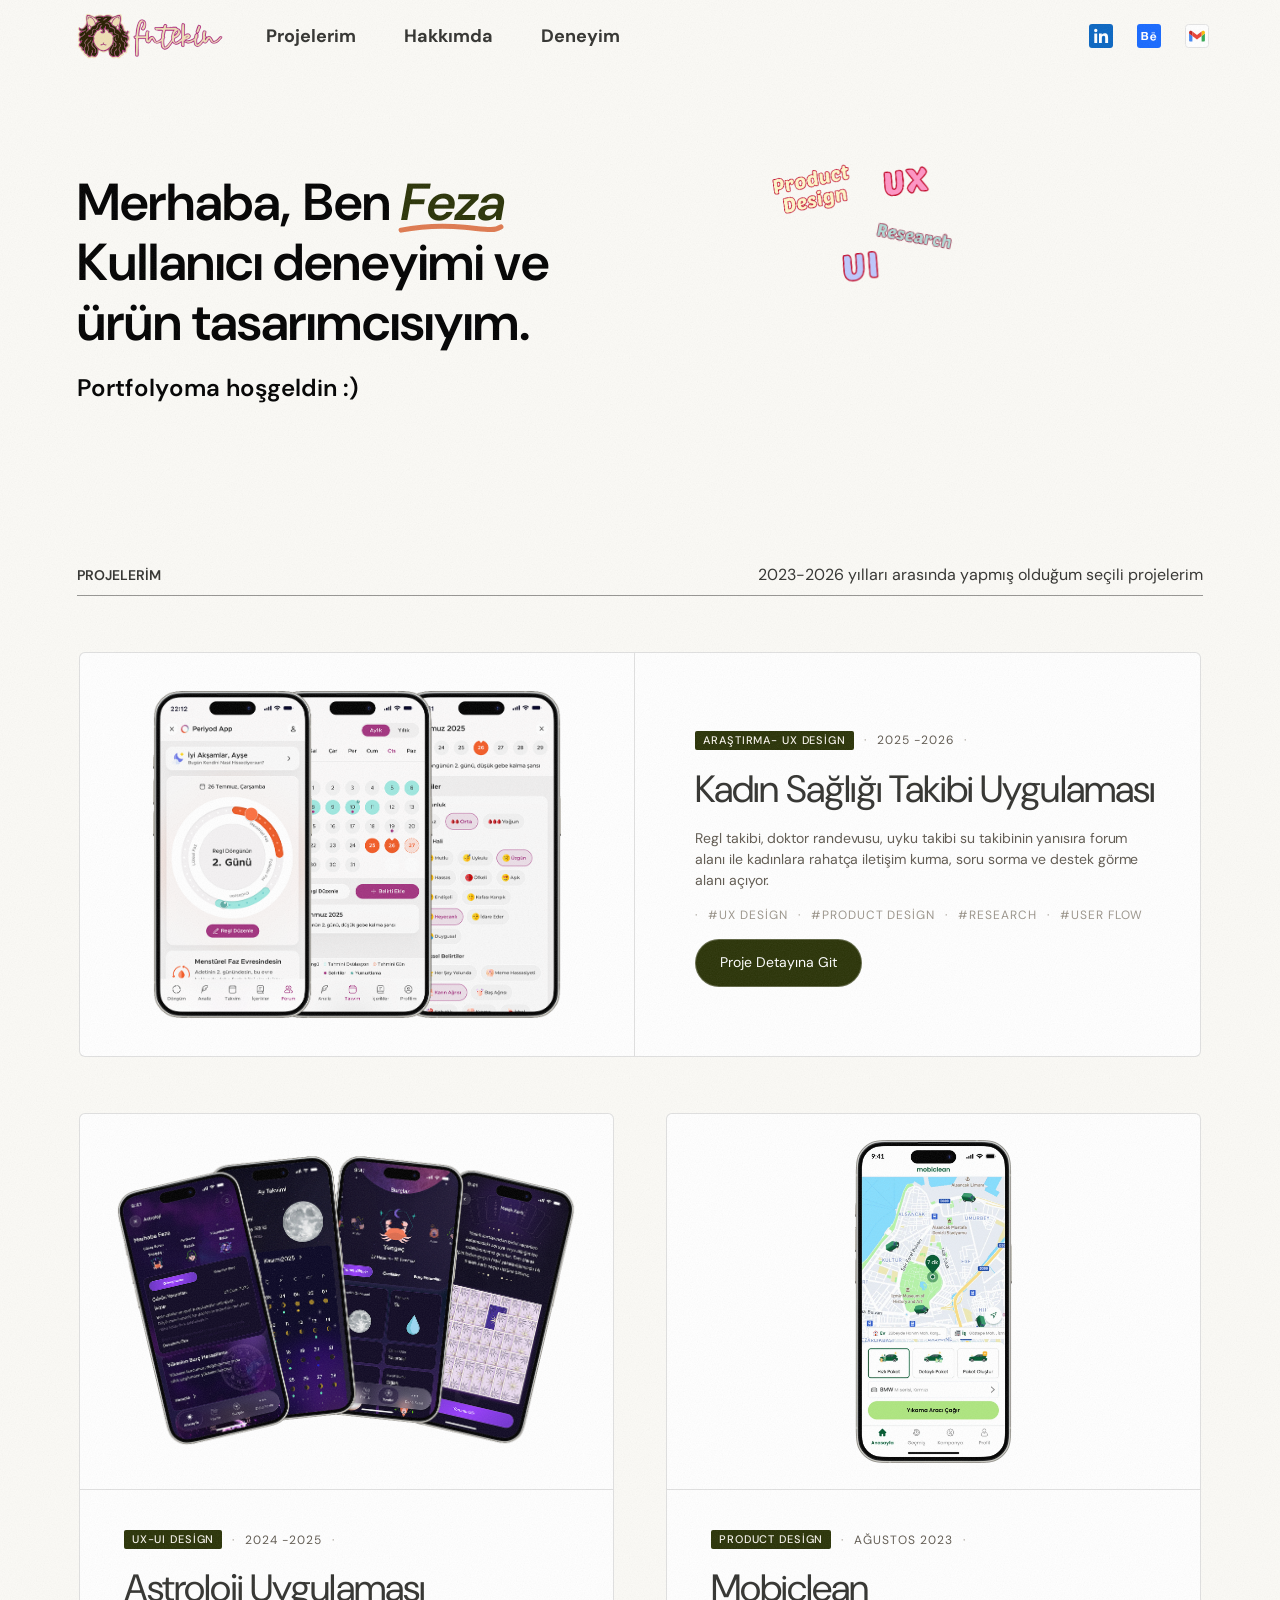
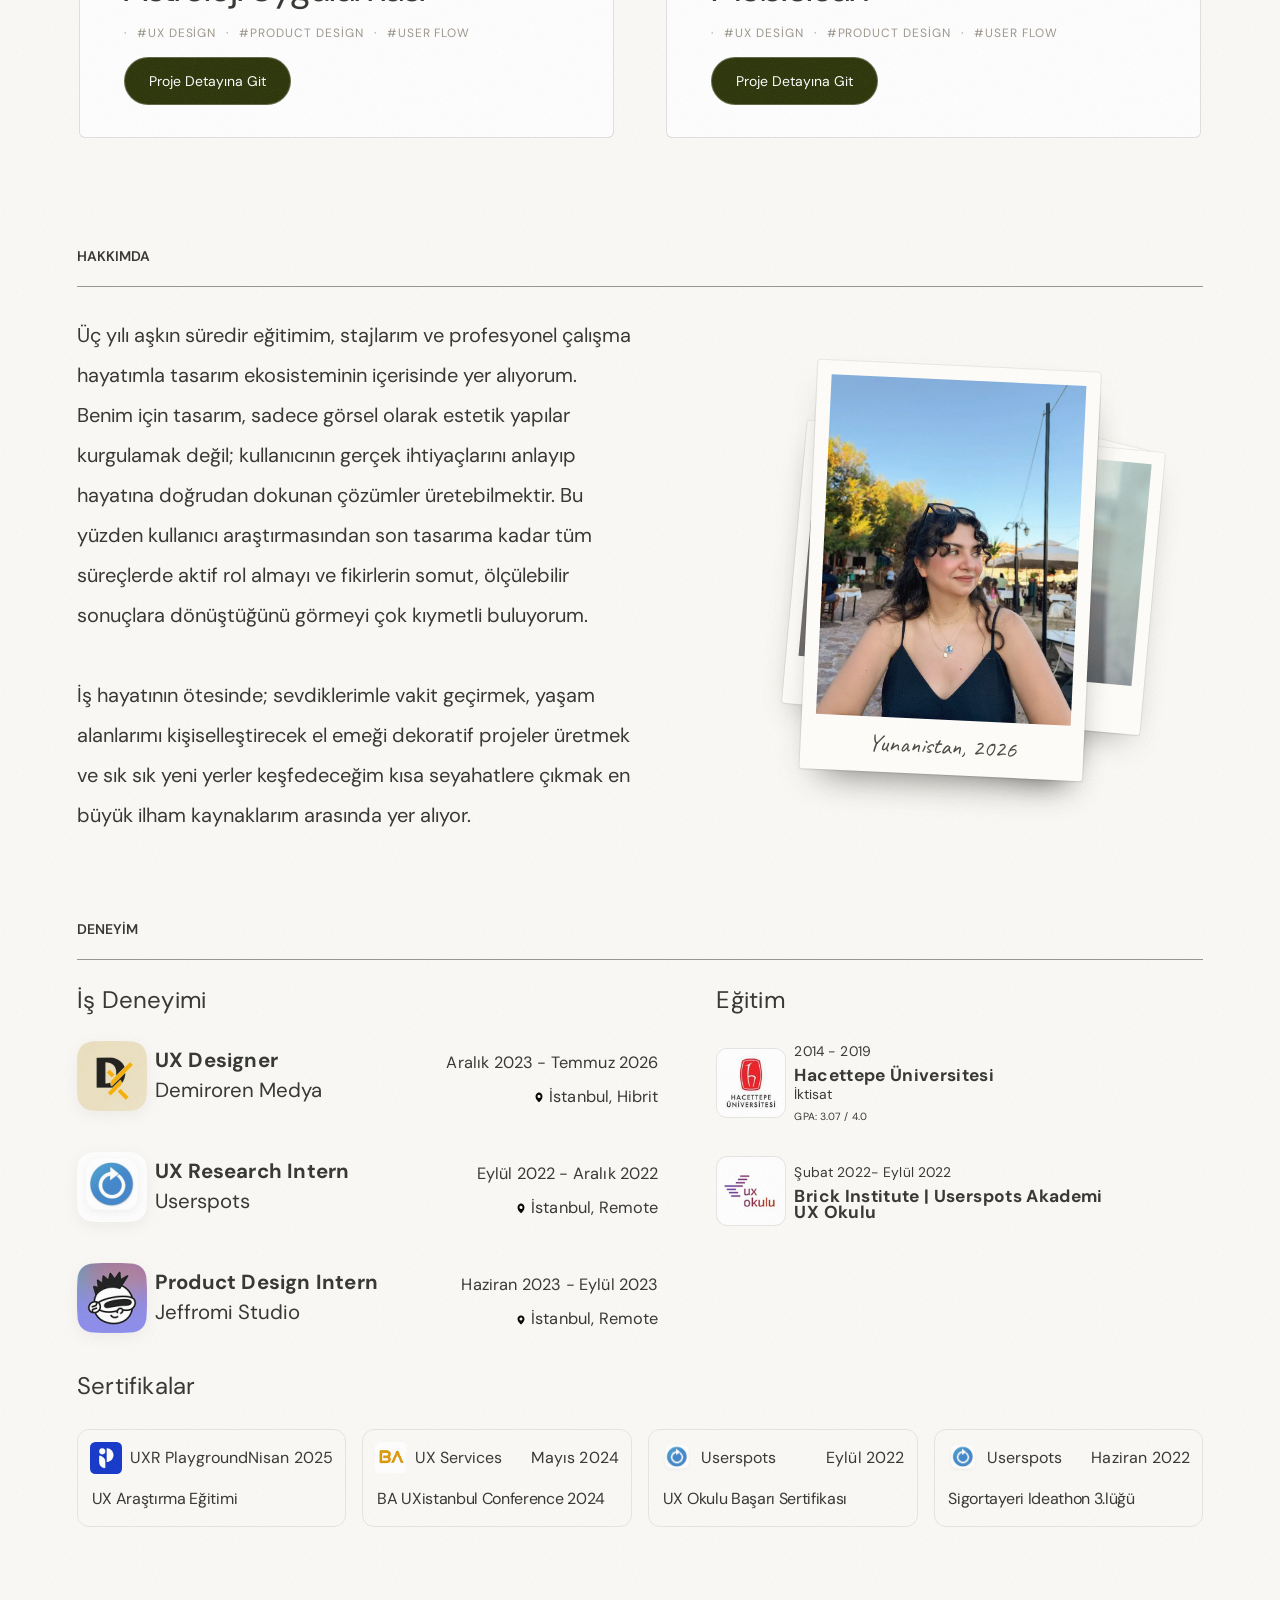
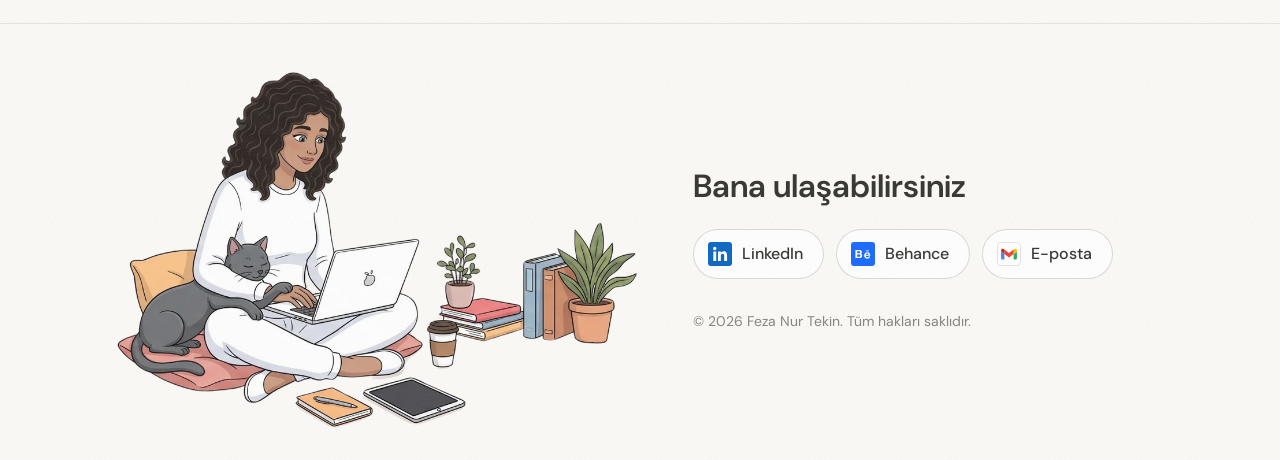
<file: index.html>
<!DOCTYPE html>
<html lang="tr">
<head>
  <meta charset="UTF-8" />
  <meta name="viewport" content="width=device-width, initial-scale=1.0, viewport-fit=cover" />
  <title>Feza Nur Tekin | Portfolyo</title>
  <meta name="theme-color" content="#fbfaf6" />
  <meta name="description" content="Feza Nur Tekin - UX Designer & Product Designer" />
  <meta property="og:type" content="website" />
  <meta property="og:site_name" content="Feza Nur Tekin" />
  <meta property="og:title" content="Feza Nur Tekin | Portfolyo" />
  <meta property="og:description" content="Feza Nur Tekin - UX Designer & Product Designer" />
  <meta property="og:image" content="assets/images/og-image.jpg" />
  <meta property="og:image:width" content="1200" />
  <meta property="og:image:height" content="630" />
  <meta name="twitter:card" content="summary_large_image" />
  <meta name="twitter:title" content="Feza Nur Tekin | Portfolyo" />
  <meta name="twitter:description" content="Feza Nur Tekin - UX Designer & Product Designer" />
  <meta name="twitter:image" content="assets/images/og-image.jpg" />
  <link rel="icon" type="image/png" sizes="64x64" href="assets/images/favicon.png" />
  <link rel="icon" type="image/png" sizes="32x32" href="assets/images/favicon-32.png" />
  <link rel="apple-touch-icon" href="assets/images/apple-touch-icon.png" />
  <link rel="preload" as="video" href="assets/video/opening.mp4" type="video/mp4" />
  <link rel="preconnect" href="https://fonts.googleapis.com" />
  <link rel="preconnect" href="https://fonts.gstatic.com" crossorigin />
  <link href="https://fonts.googleapis.com/css2?family=DM+Sans:wght@500&display=swap" rel="stylesheet" />
  <link rel="stylesheet" href="css/opening.css" />
  <!-- the home page, fetched while the film plays -->
  <link rel="prefetch" href="anasayfa.html" />
  <!-- Microsoft Clarity (ziyaretçi analitiği) -->
  <script type="text/javascript">
    (function(c,l,a,r,i,t,y){
        c[a]=c[a]||function(){(c[a].q=c[a].q||[]).push(arguments)};
        t=l.createElement(r);t.async=1;t.src="https://www.clarity.ms/tag/"+i;
        y=l.getElementsByTagName(r)[0];y.parentNode.insertBefore(t,y);
    })(window, document, "clarity", "script", "yzoneyy70y");
  </script>
</head>
<body>
  <main class="opening" aria-label="Feza Nur Tekin portfolyo açılışı">
    <video class="opening__video" data-opening-video src="assets/video/opening.mp4"
      muted playsinline autoplay preload="auto" disablepictureinpicture aria-hidden="true"></video>
  </main>
  <noscript><meta http-equiv="refresh" content="0; url=anasayfa.html" /></noscript>
  <script src="js/opening.js"></script>
</body>
</html>
</file>
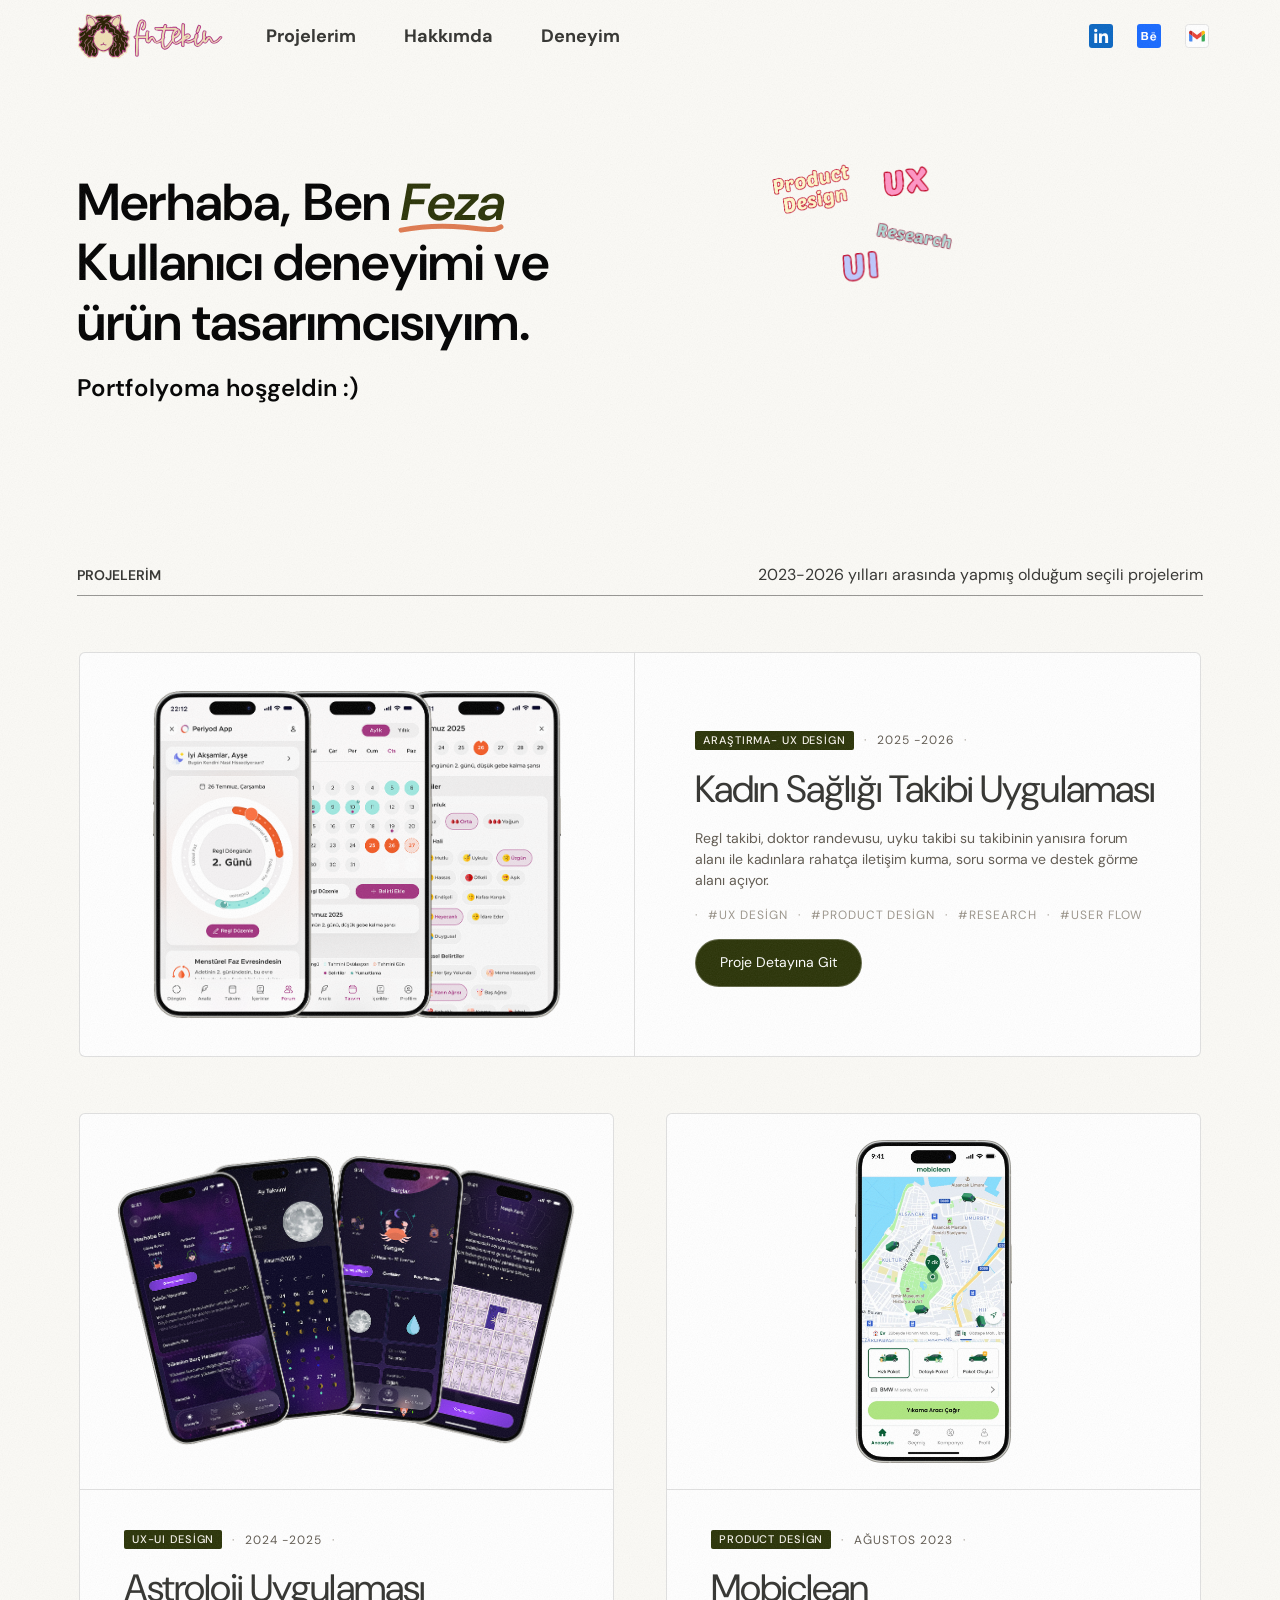
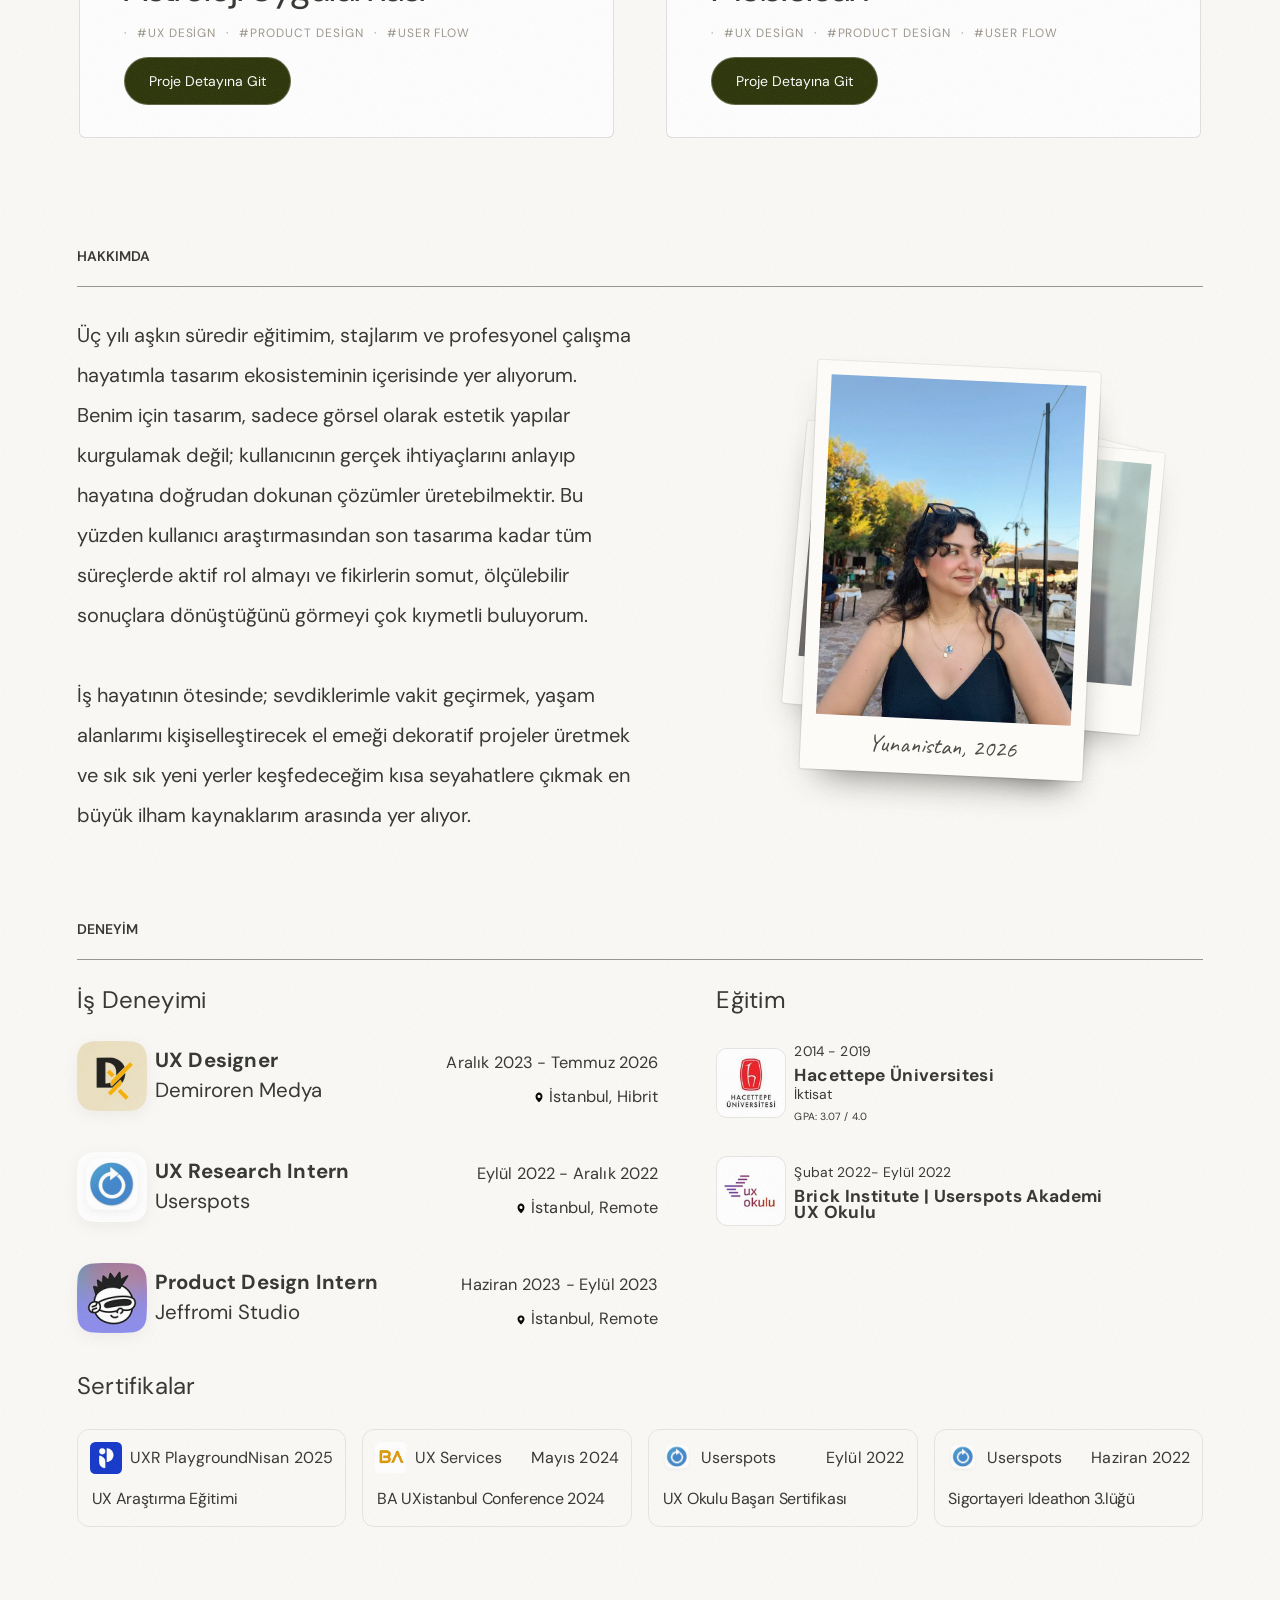
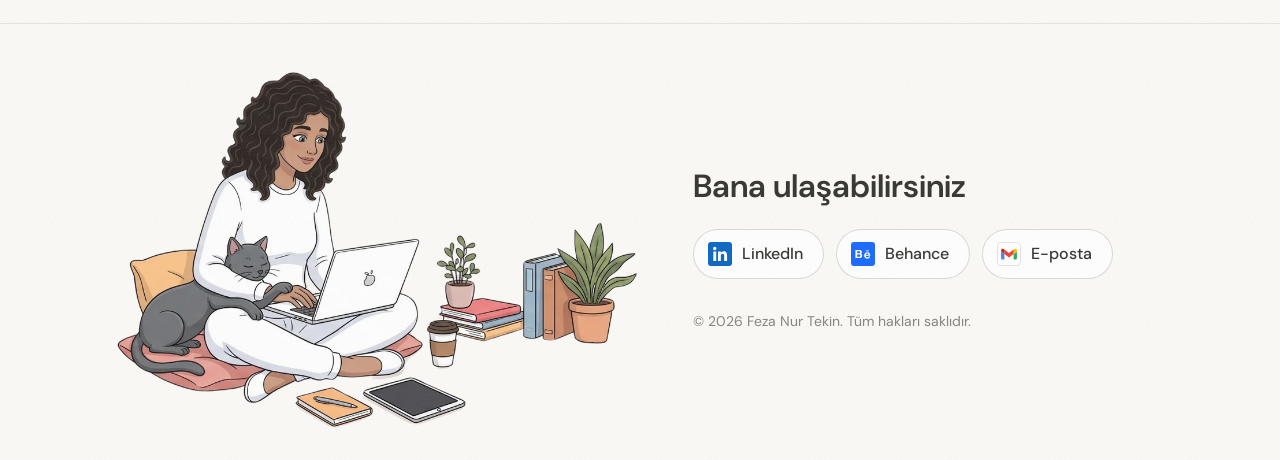
<file: anasayfa.html>
<!DOCTYPE html>
<html lang="tr">
<head>
  <meta charset="UTF-8" />
  <meta name="viewport" content="width=device-width, initial-scale=1.0, viewport-fit=cover" />
  <title>Feza Nur Tekin | Portfolyo</title>
  <meta name="theme-color" content="#fbfaf6" />
  <meta name="description" content="Feza Nur Tekin - UX Designer & Product Designer" />
  <meta property="og:type" content="website" />
  <meta property="og:site_name" content="Feza Nur Tekin" />
  <meta property="og:title" content="Feza Nur Tekin | Portfolyo" />
  <meta property="og:description" content="Feza Nur Tekin - UX Designer & Product Designer" />
  <meta property="og:image" content="assets/images/og-image.jpg" />
  <meta property="og:image:width" content="1200" />
  <meta property="og:image:height" content="630" />
  <meta name="twitter:card" content="summary_large_image" />
  <meta name="twitter:title" content="Feza Nur Tekin | Portfolyo" />
  <meta name="twitter:description" content="Feza Nur Tekin - UX Designer & Product Designer" />
  <meta name="twitter:image" content="assets/images/og-image.jpg" />
  <link rel="icon" type="image/png" sizes="64x64" href="assets/images/favicon.png" />
  <link rel="icon" type="image/png" sizes="32x32" href="assets/images/favicon-32.png" />
  <link rel="apple-touch-icon" href="assets/images/apple-touch-icon.png" />
  <script>
    // Yenileyince açılış animasyonu tekrar oynasın (detay sayfasından geri
    // dönüşte ya da #bağlantıyla gelince değil)
    (function () {
      var nav = performance.getEntriesByType && performance.getEntriesByType("navigation")[0];
      if (nav && nav.type === "reload" && !location.hash) location.replace("./");
    })();
  </script>
  <link rel="preconnect" href="https://fonts.googleapis.com" />
  <link rel="preconnect" href="https://fonts.gstatic.com" crossorigin />
  <link href="https://fonts.googleapis.com/css2?family=DM+Sans:ital,wght@0,400;0,500;0,600;0,700;1,400;1,500;1,600&family=Caveat:wght@500&family=Georama:wght@400&display=swap" rel="stylesheet" />
  <link rel="stylesheet" href="css/reset.css" />
  <link rel="stylesheet" href="css/style.css" />
  <link rel="stylesheet" href="css/header.css" />
  <link rel="stylesheet" href="css/hero.css" />
  <link rel="stylesheet" href="css/projects.css" />
  <link rel="stylesheet" href="css/about.css" />
  <link rel="stylesheet" href="css/certificates.css" />
  <!-- Microsoft Clarity (ziyaretçi analitiği) -->
  <script type="text/javascript">
    (function(c,l,a,r,i,t,y){
        c[a]=c[a]||function(){(c[a].q=c[a].q||[]).push(arguments)};
        t=l.createElement(r);t.async=1;t.src="https://www.clarity.ms/tag/"+i;
        y=l.getElementsByTagName(r)[0];y.parentNode.insertBefore(t,y);
    })(window, document, "clarity", "script", "yzoneyy70y");
  </script>
</head>
<body class="home">
  <header id="header"></header>
  <main>
    <section id="hero"></section>
    <section id="projects"></section>
    <section id="about"></section>
    <section id="certificates"></section>
  </main>
  <footer id="footer"></footer>

  <script src="https://cdnjs.cloudflare.com/ajax/libs/gsap/3.12.5/gsap.min.js"></script>
  <script type="module" src="js/main.js"></script>
</body>
</html>
</file>
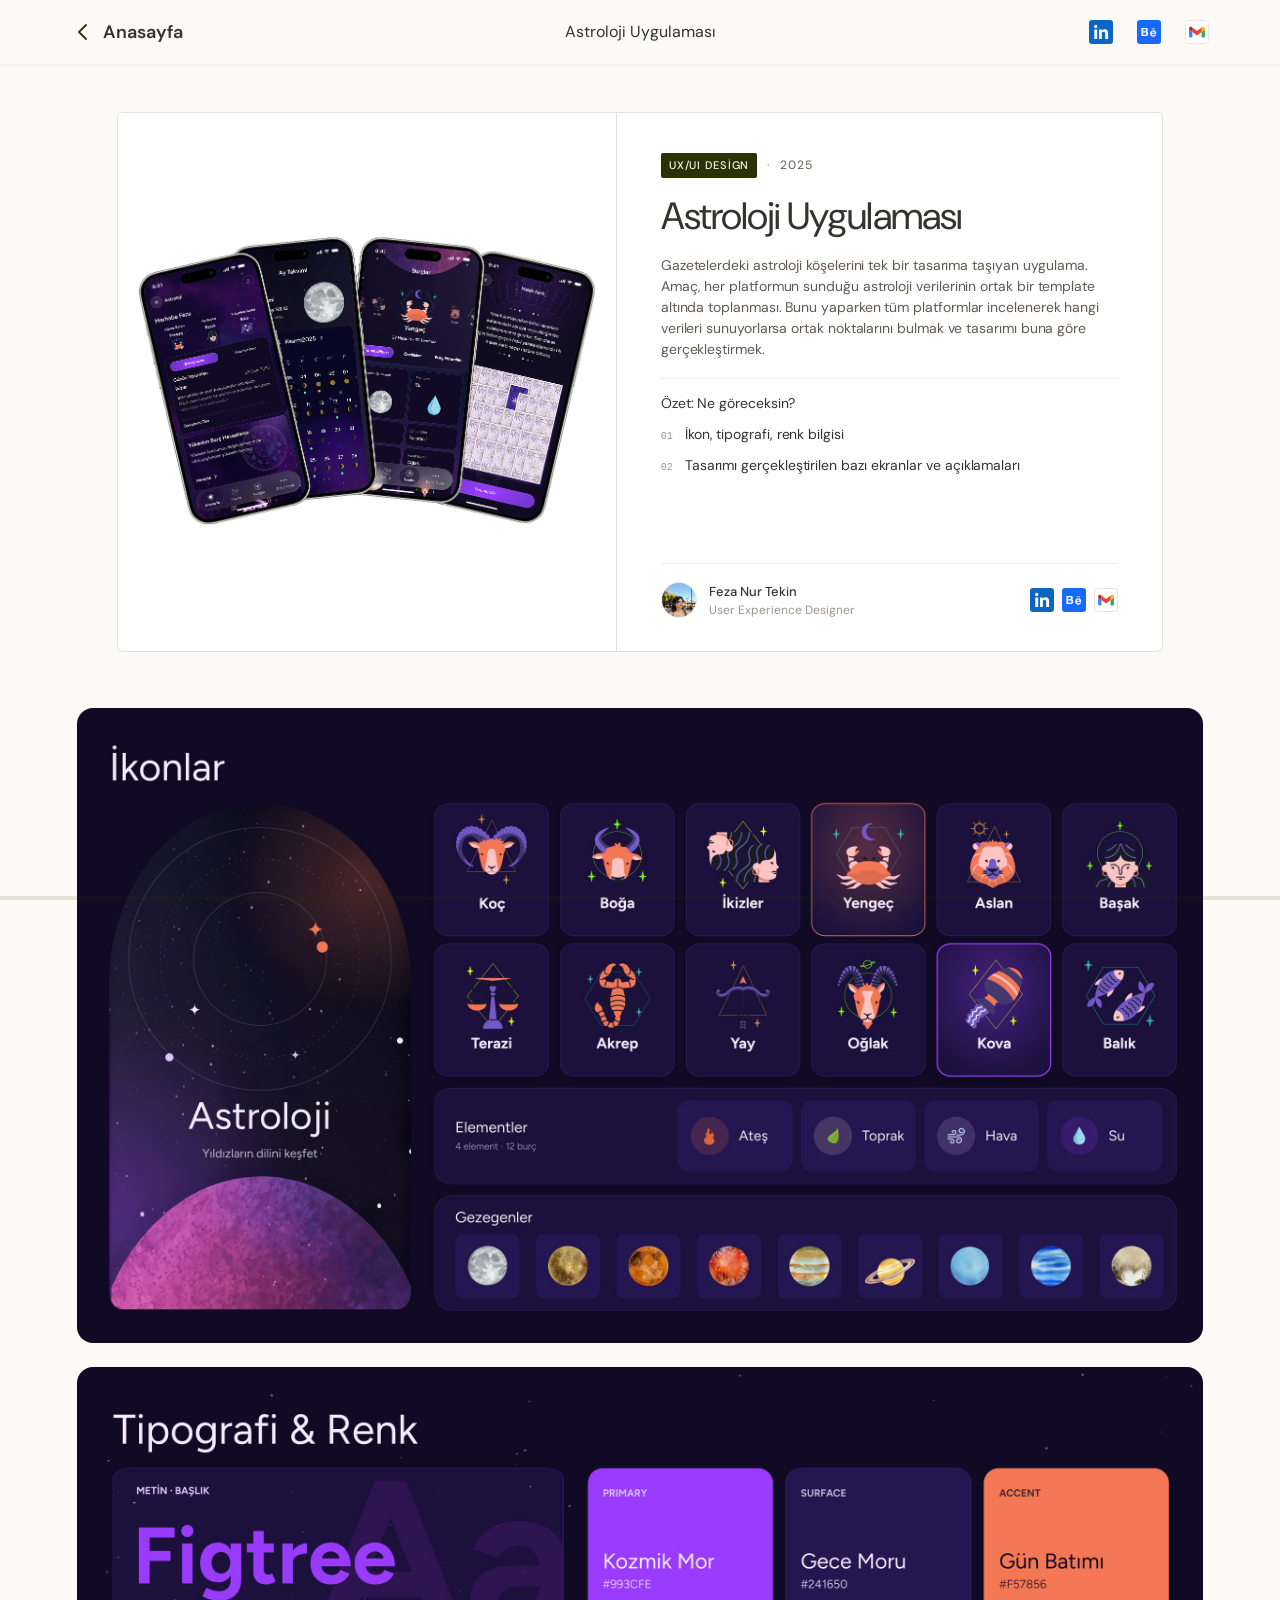
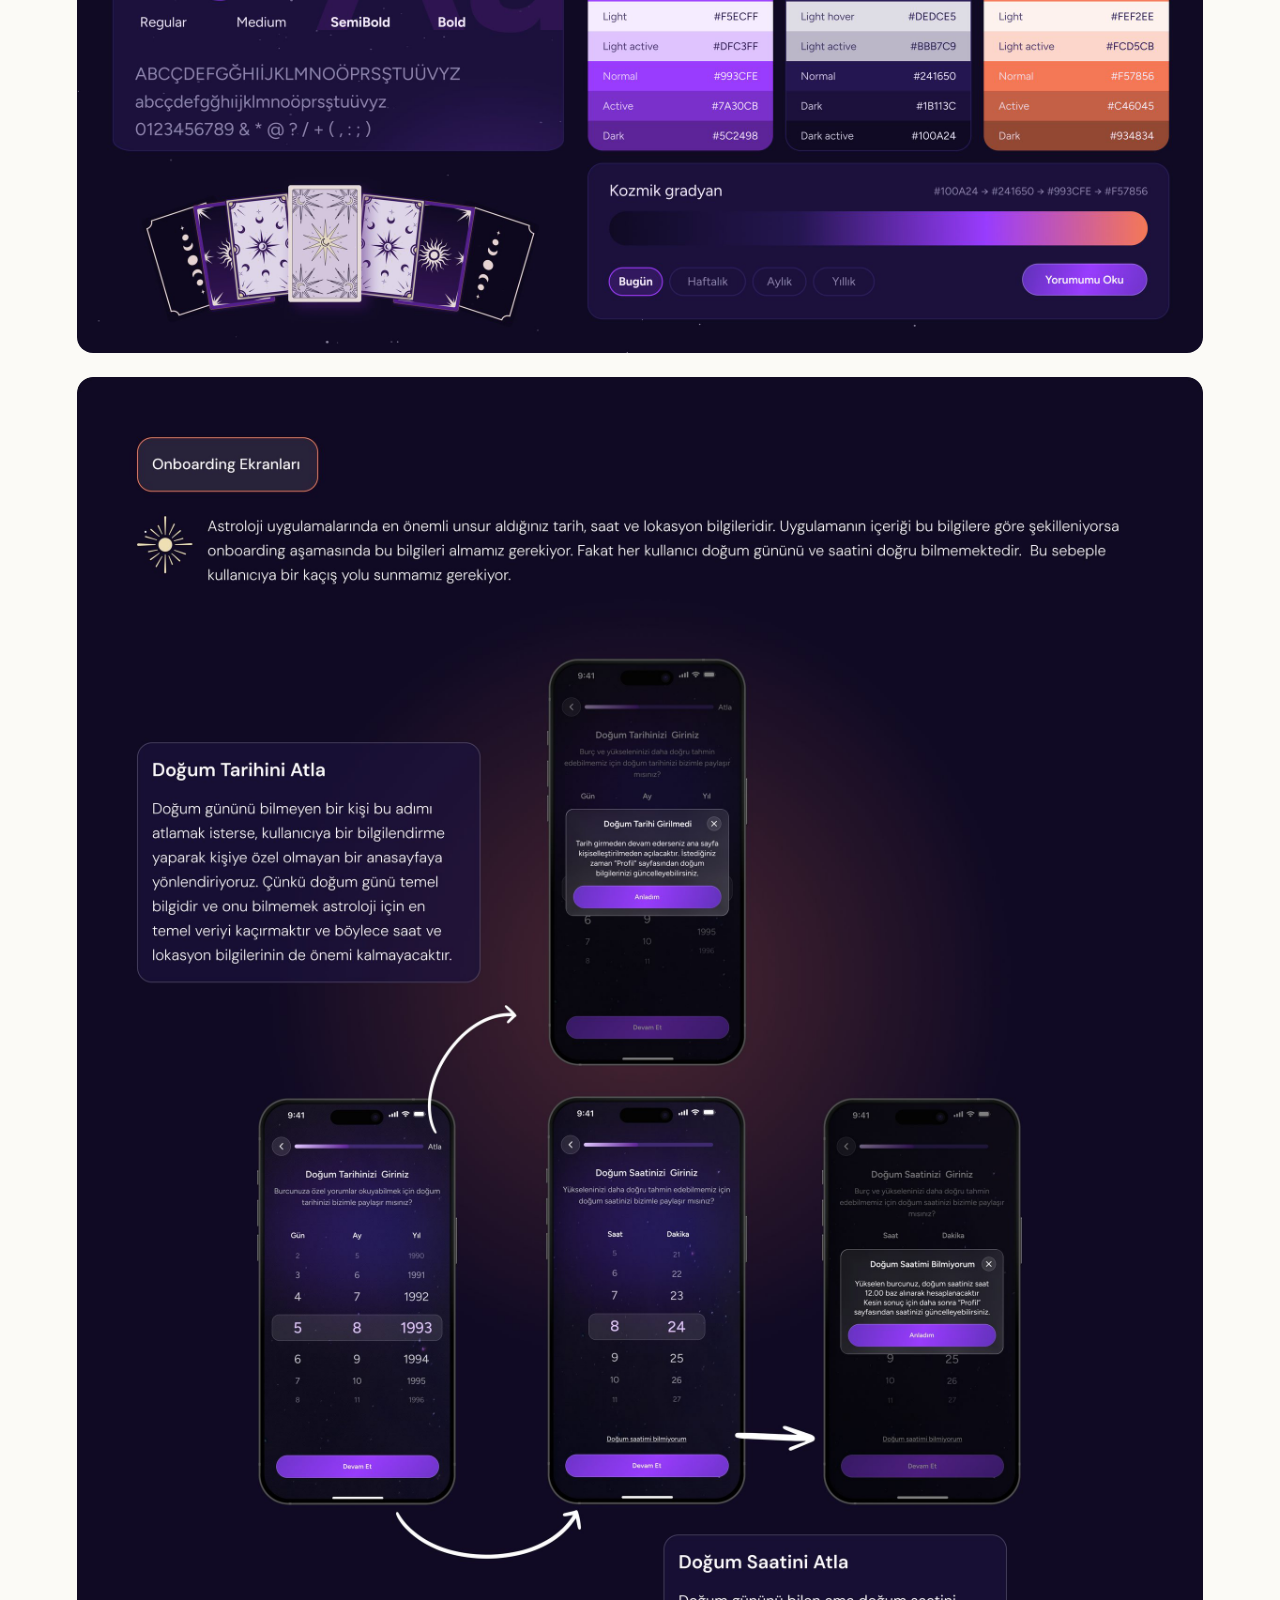
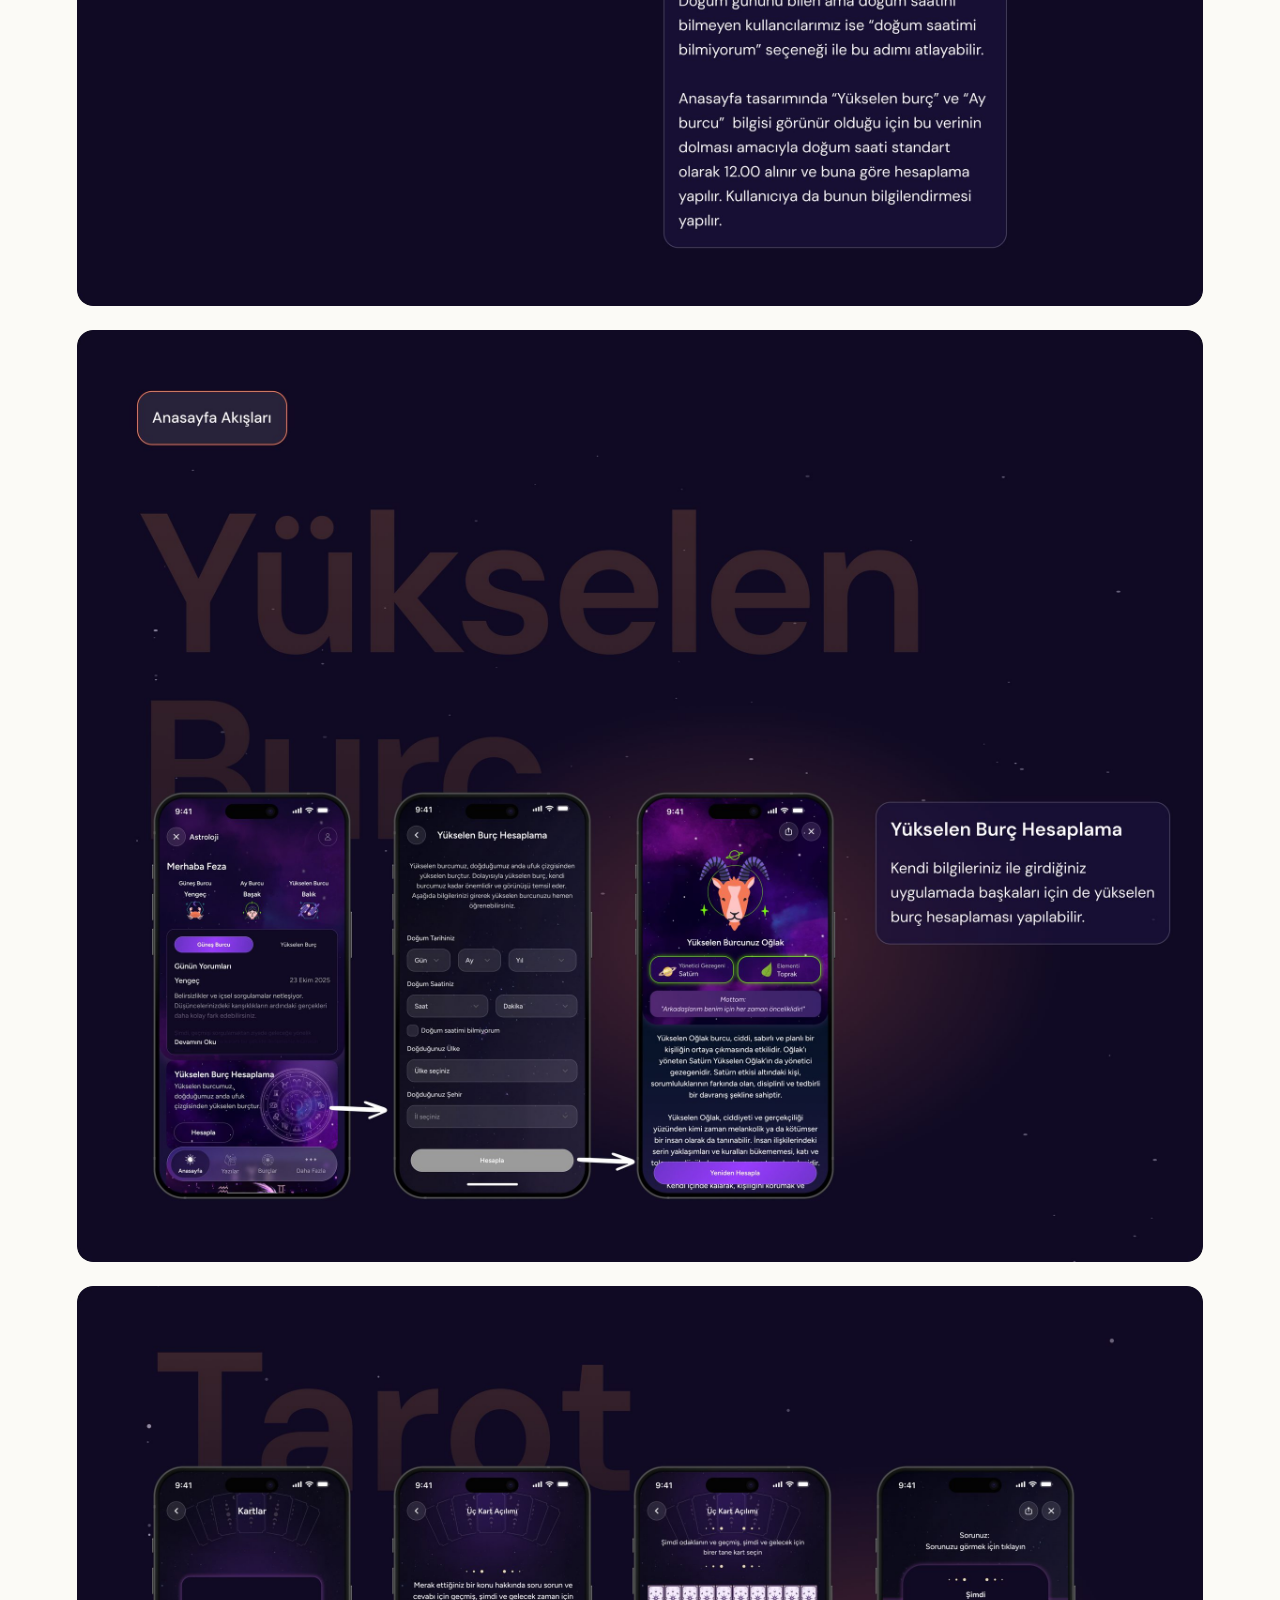
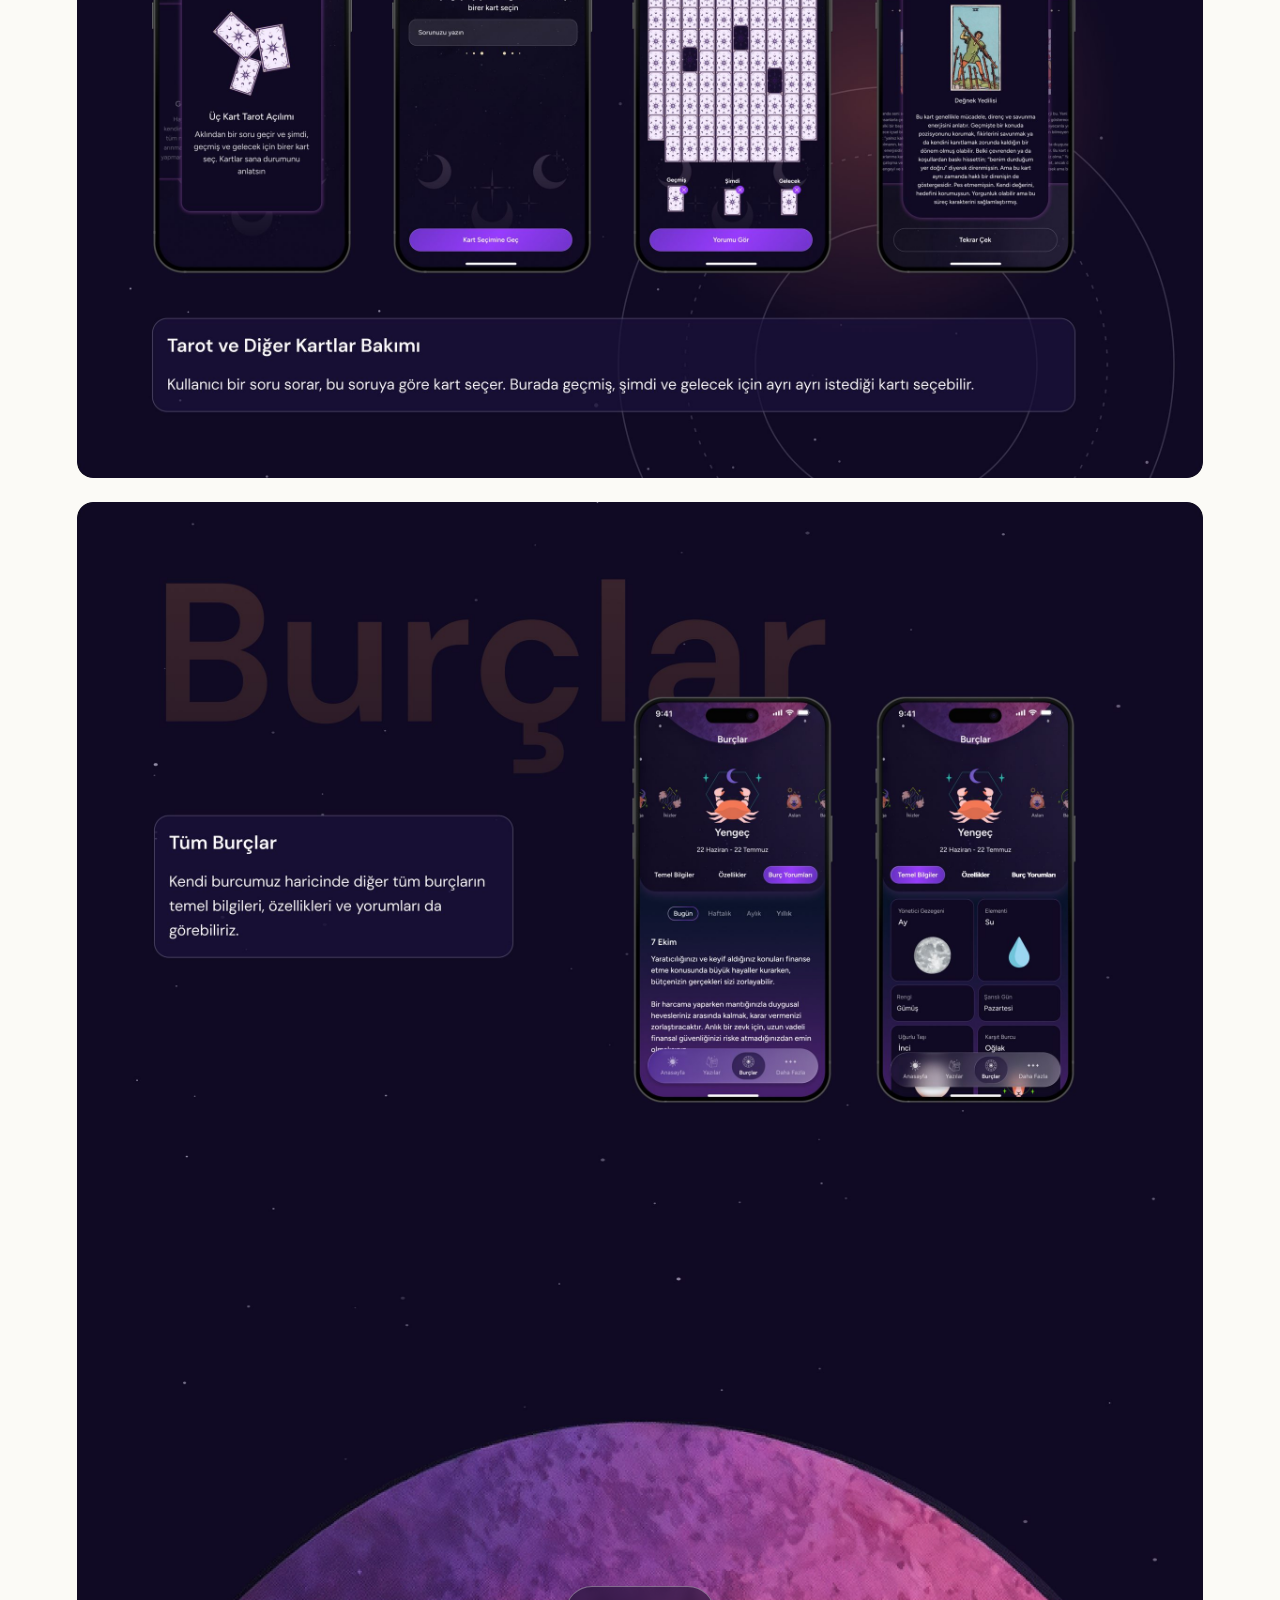
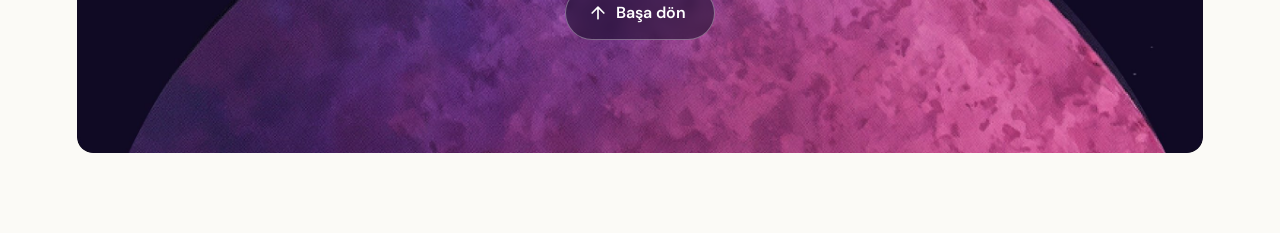
<file: astroloji-uygulamasi.html>
<!DOCTYPE html>
<html lang="tr">
<head>
  <meta charset="UTF-8" />
  <meta name="viewport" content="width=device-width, initial-scale=1.0, viewport-fit=cover" />
  <title>Astroloji Uygulaması | Feza Nur Tekin</title>
  <meta name="theme-color" content="#fbfaf6" />
  <meta name="description" content="Feza Nur Tekin - UX Designer & Product Designer" />
  <meta property="og:type" content="website" />
  <meta property="og:site_name" content="Feza Nur Tekin" />
  <meta property="og:title" content="Astroloji Uygulaması | Feza Nur Tekin" />
  <meta property="og:description" content="Feza Nur Tekin - UX Designer & Product Designer" />
  <meta property="og:image" content="assets/images/og-image.jpg" />
  <meta property="og:image:width" content="1200" />
  <meta property="og:image:height" content="630" />
  <meta name="twitter:card" content="summary_large_image" />
  <meta name="twitter:title" content="Astroloji Uygulaması | Feza Nur Tekin" />
  <meta name="twitter:description" content="Feza Nur Tekin - UX Designer & Product Designer" />
  <meta name="twitter:image" content="assets/images/og-image.jpg" />
  <link rel="icon" type="image/png" sizes="64x64" href="assets/images/favicon.png" />
  <link rel="icon" type="image/png" sizes="32x32" href="assets/images/favicon-32.png" />
  <link rel="apple-touch-icon" href="assets/images/apple-touch-icon.png" />
  <link rel="preconnect" href="https://fonts.googleapis.com" />
  <link rel="preconnect" href="https://fonts.gstatic.com" crossorigin />
  <link href="https://fonts.googleapis.com/css2?family=DM+Sans:ital,wght@0,400;0,500;0,600;0,700;1,400;1,500;1,600&family=Georama:wght@400&display=swap" rel="stylesheet" />
  <link rel="stylesheet" href="css/reset.css" />
  <link rel="stylesheet" href="css/style.css" />
  <link rel="stylesheet" href="css/header.css" />
  <link rel="stylesheet" href="css/project-detail.css" />
  <link rel="stylesheet" href="css/astroloji-detail.css" />
  <!-- Microsoft Clarity (ziyaretçi analitiği) -->
  <script type="text/javascript">
    (function(c,l,a,r,i,t,y){
        c[a]=c[a]||function(){(c[a].q=c[a].q||[]).push(arguments)};
        t=l.createElement(r);t.async=1;t.src="https://www.clarity.ms/tag/"+i;
        y=l.getElementsByTagName(r)[0];y.parentNode.insertBefore(t,y);
    })(window, document, "clarity", "script", "yzoneyy70y");
  </script>
</head>
<body class="astro-page">
  <header id="header"></header>
  <main>
    <section id="astroloji-detay"></section>
  </main>

  <script type="module" src="js/astroloji-detay.js"></script>
</body>
</html>
</file>
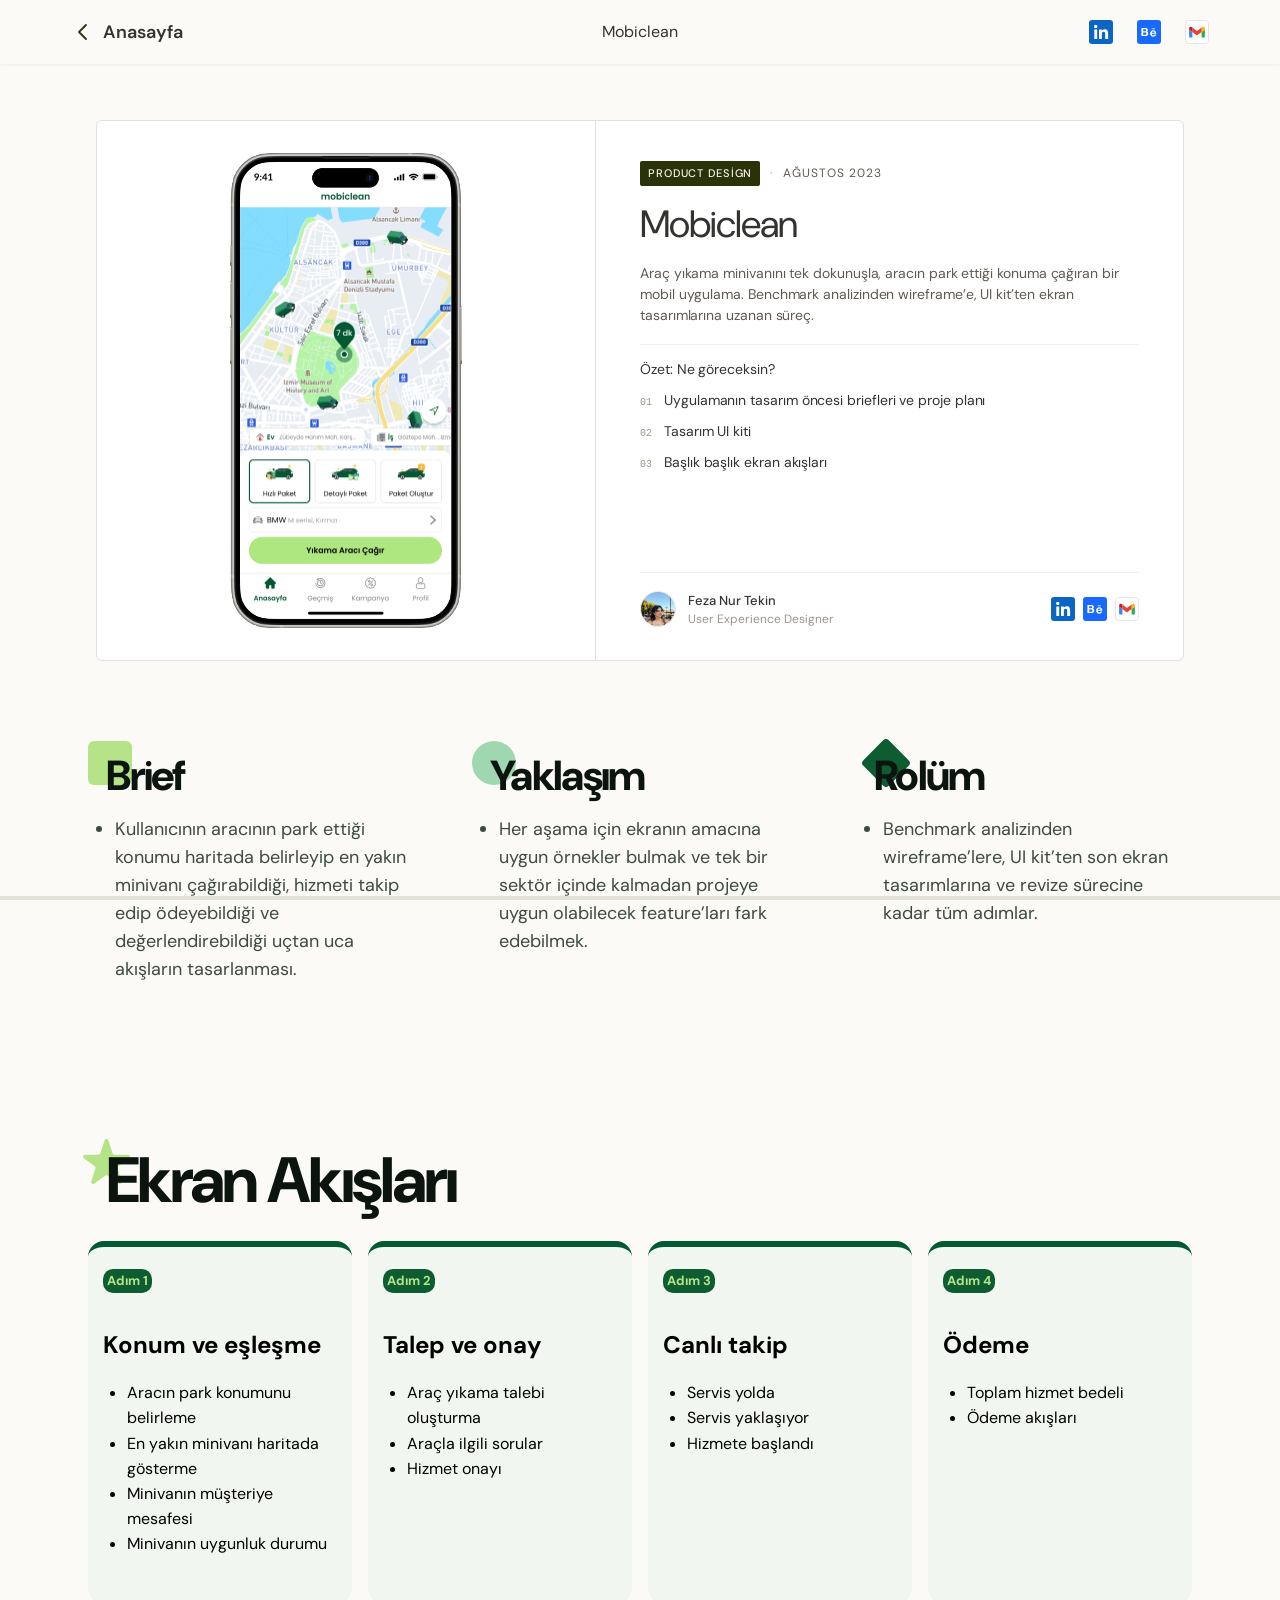
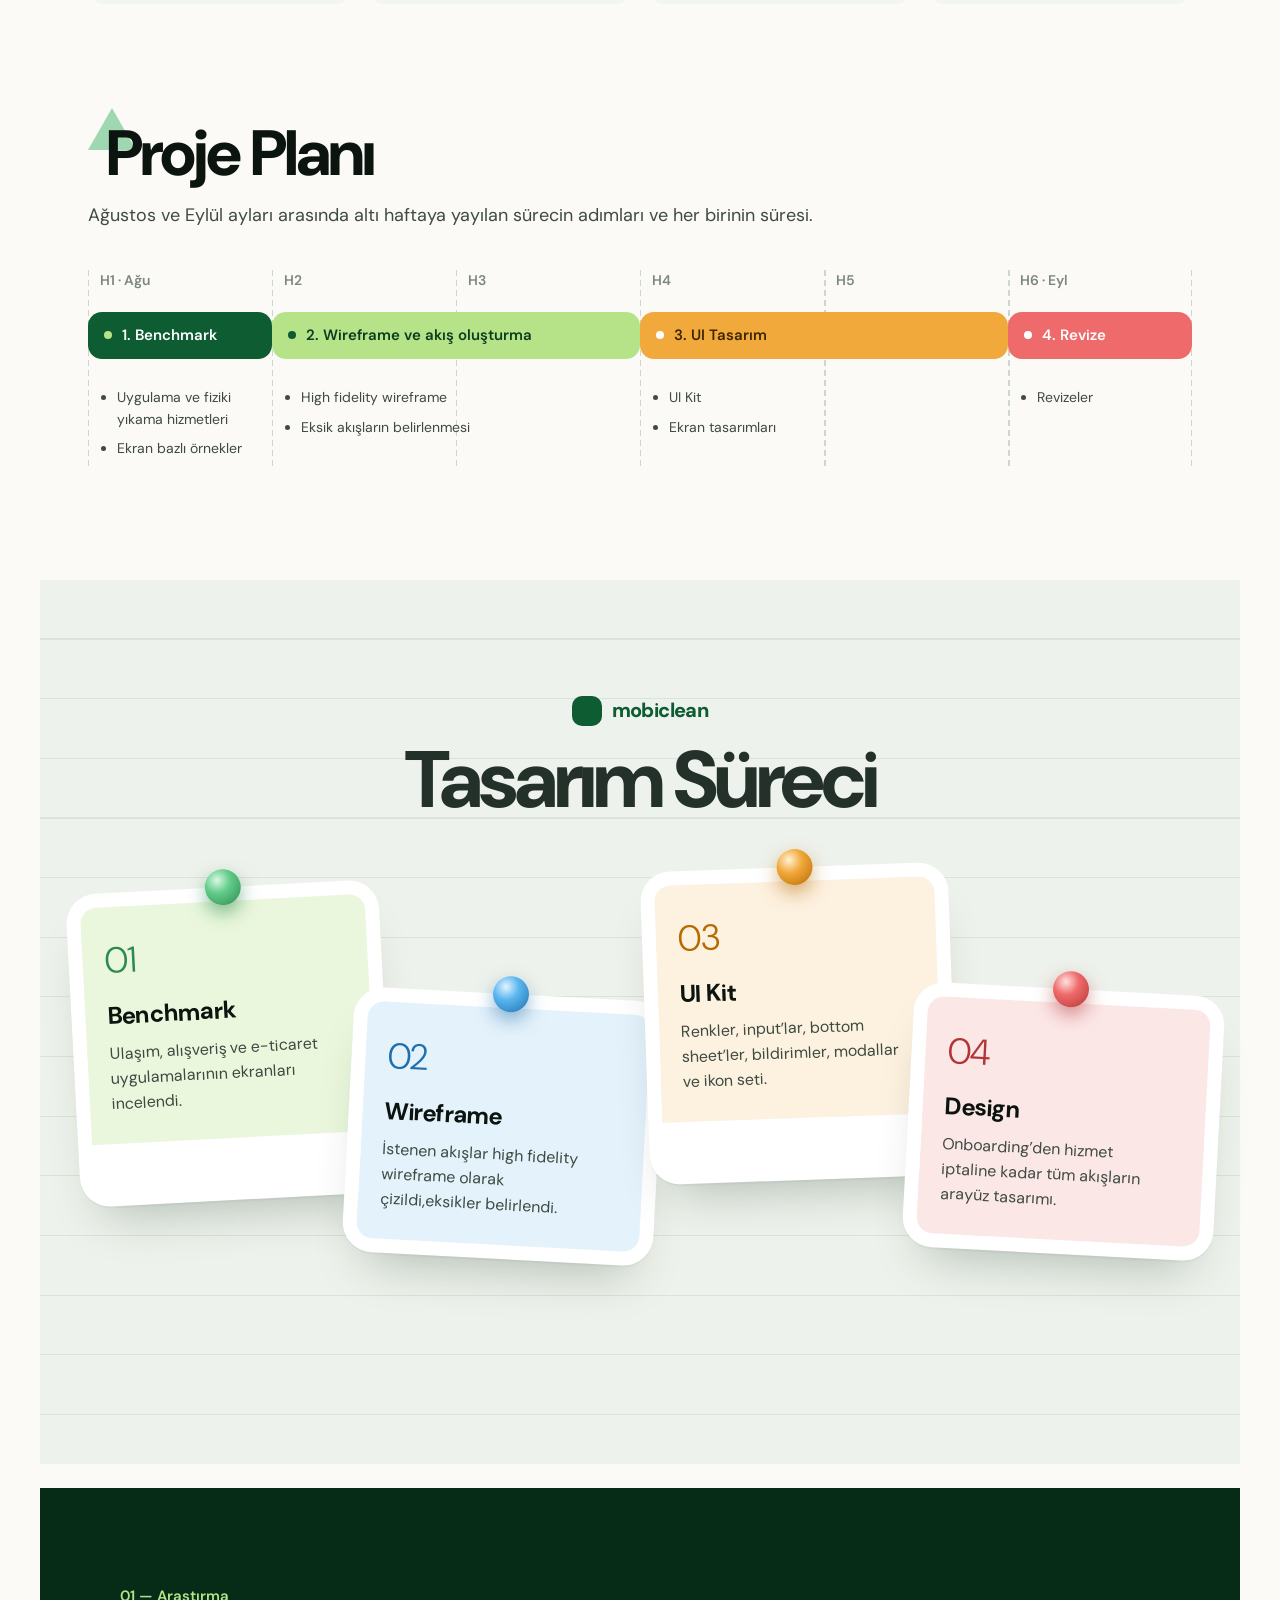
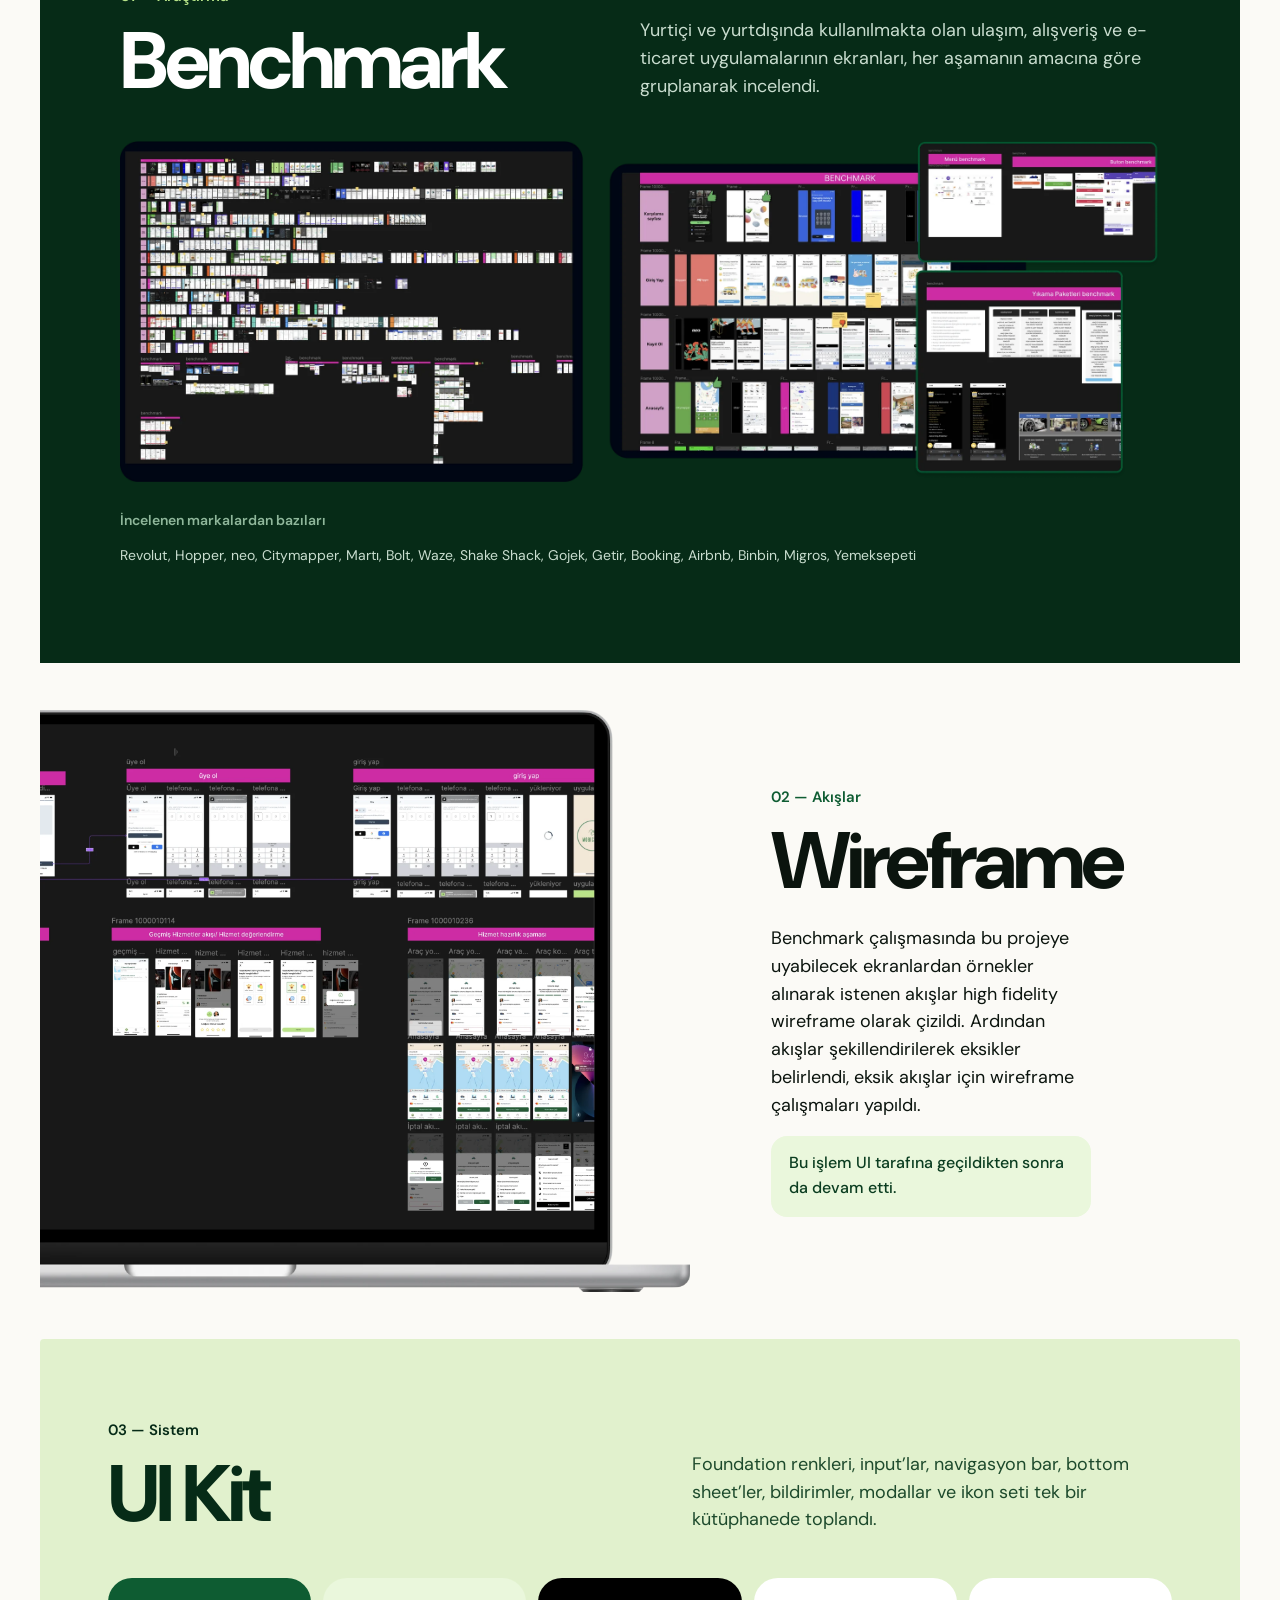
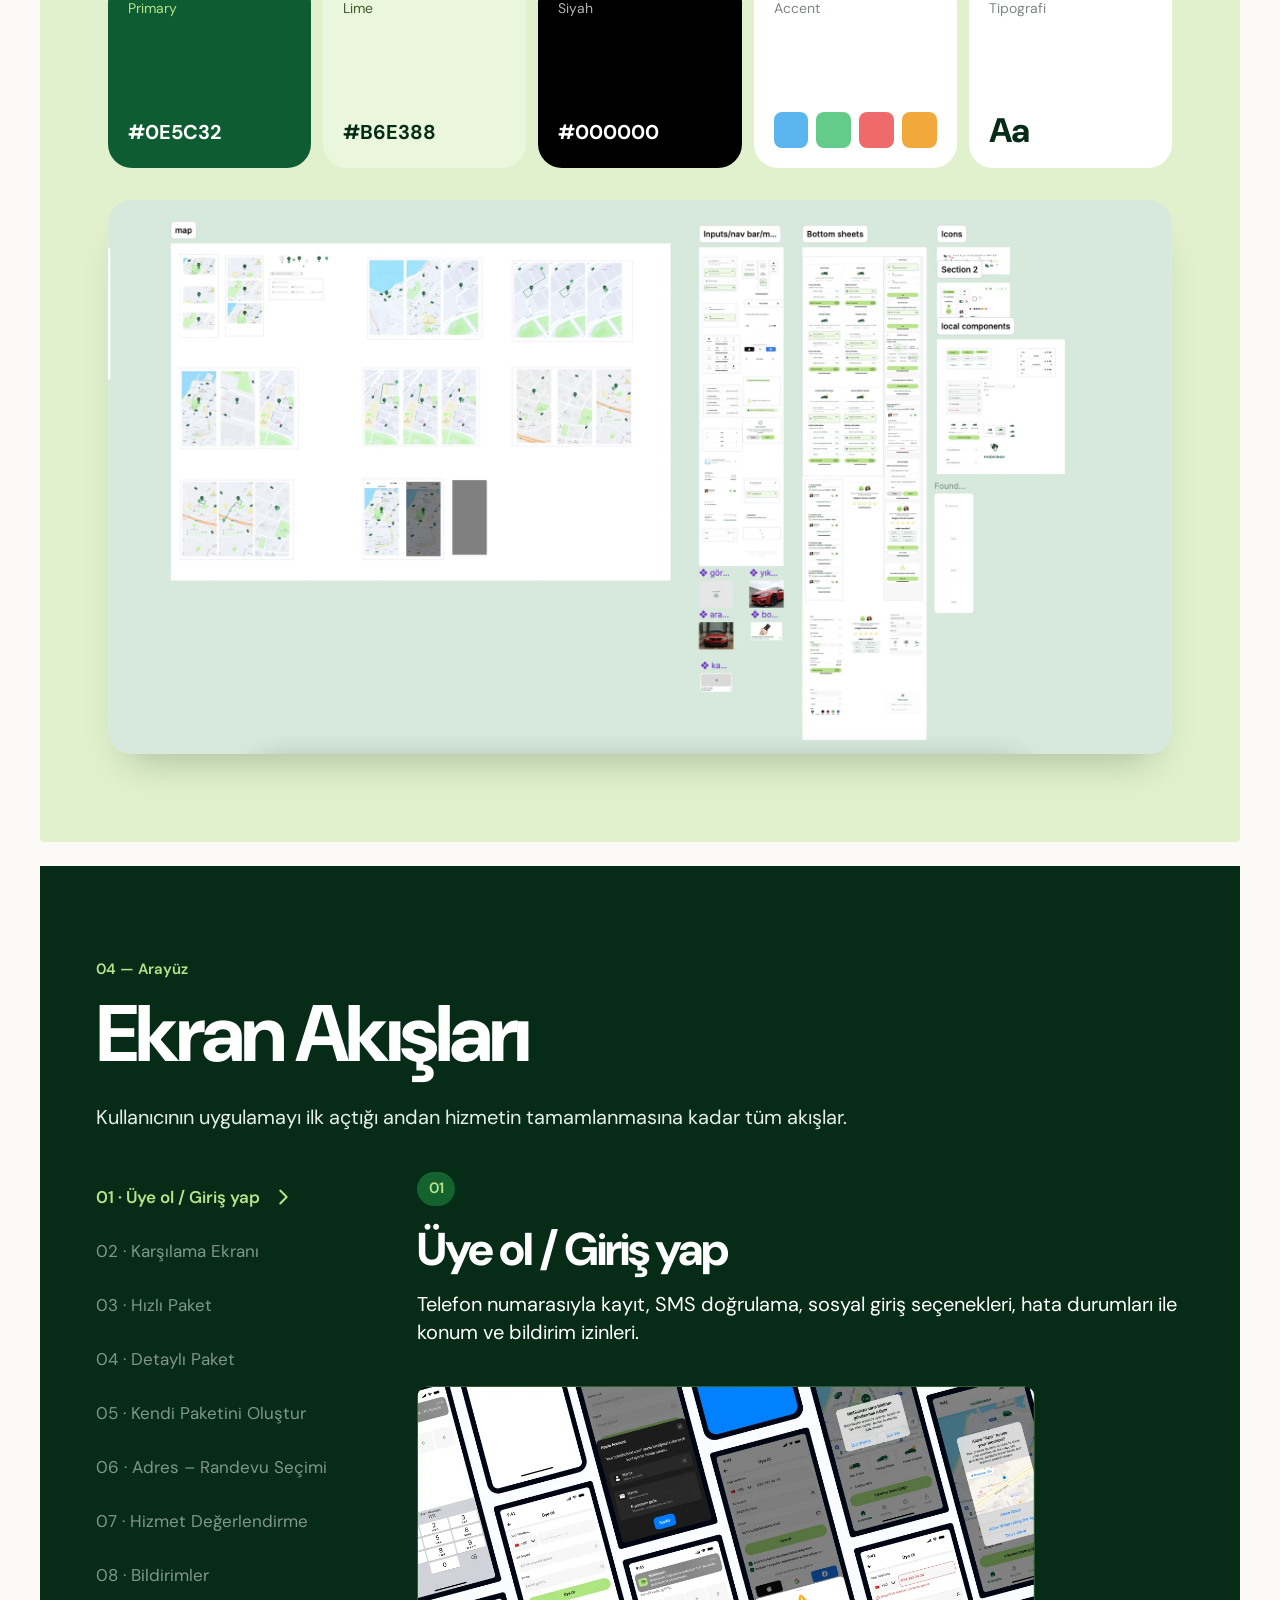
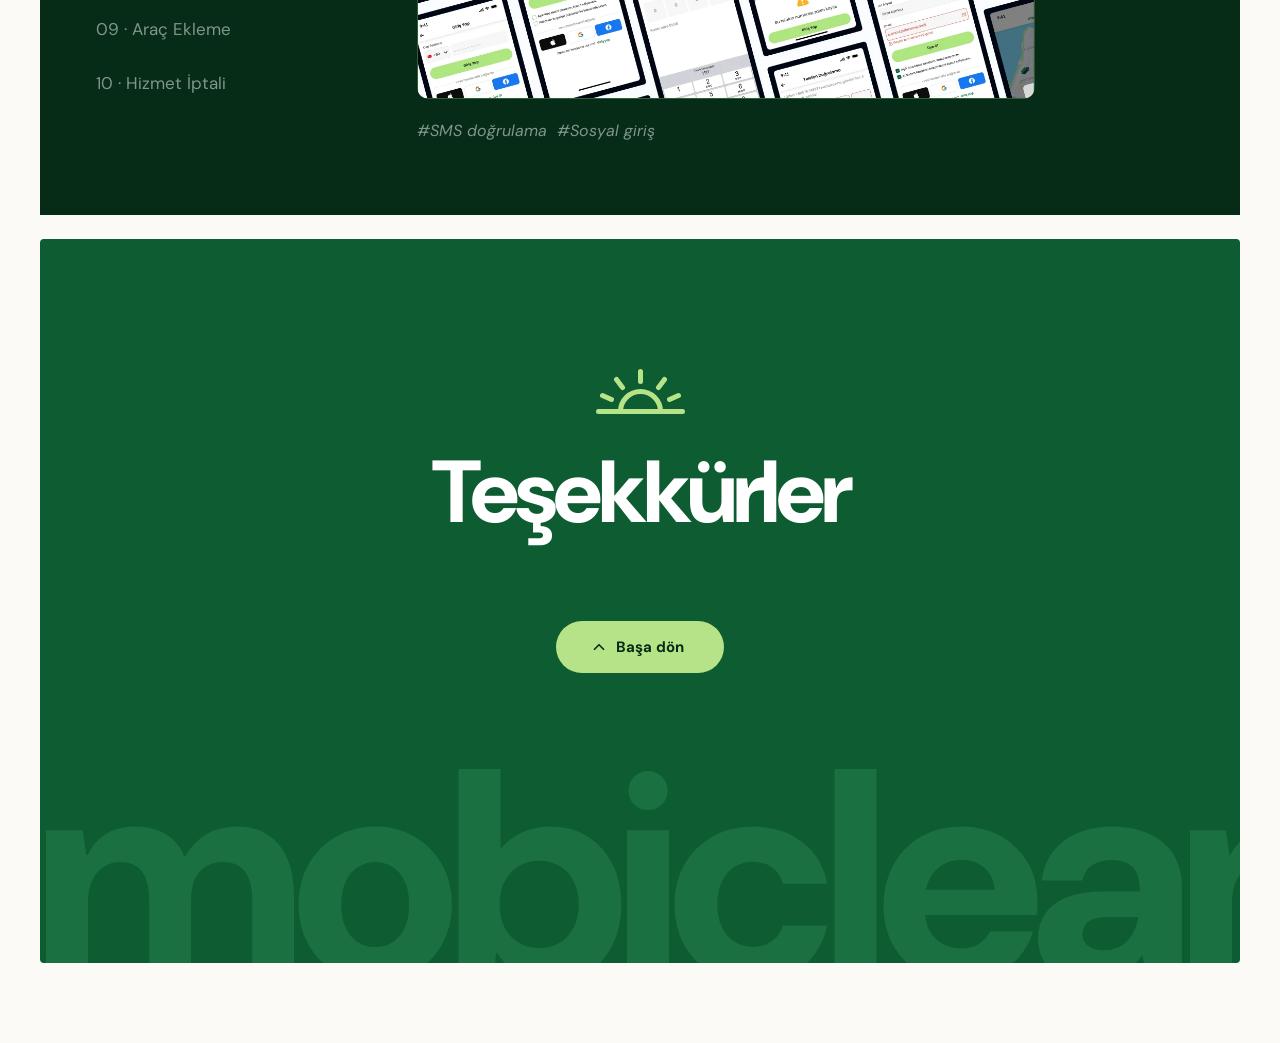
<file: mobiclean.html>
<!DOCTYPE html>
<html lang="tr">
<head>
  <meta charset="UTF-8" />
  <meta name="viewport" content="width=device-width, initial-scale=1.0, viewport-fit=cover" />
  <title>Mobiclean | Feza Nur Tekin</title>
  <meta name="theme-color" content="#fbfaf6" />
  <meta name="description" content="Feza Nur Tekin - UX Designer & Product Designer" />
  <meta property="og:type" content="website" />
  <meta property="og:site_name" content="Feza Nur Tekin" />
  <meta property="og:title" content="Mobiclean | Feza Nur Tekin" />
  <meta property="og:description" content="Feza Nur Tekin - UX Designer & Product Designer" />
  <meta property="og:image" content="assets/images/og-image.jpg" />
  <meta property="og:image:width" content="1200" />
  <meta property="og:image:height" content="630" />
  <meta name="twitter:card" content="summary_large_image" />
  <meta name="twitter:title" content="Mobiclean | Feza Nur Tekin" />
  <meta name="twitter:description" content="Feza Nur Tekin - UX Designer & Product Designer" />
  <meta name="twitter:image" content="assets/images/og-image.jpg" />
  <link rel="icon" type="image/png" sizes="64x64" href="assets/images/favicon.png" />
  <link rel="icon" type="image/png" sizes="32x32" href="assets/images/favicon-32.png" />
  <link rel="apple-touch-icon" href="assets/images/apple-touch-icon.png" />
  <link rel="preconnect" href="https://fonts.googleapis.com" />
  <link rel="preconnect" href="https://fonts.gstatic.com" crossorigin />
  <link href="https://fonts.googleapis.com/css2?family=DM+Sans:ital,opsz,wght@0,9..40,300;0,9..40,400;0,9..40,500;0,9..40,600;0,9..40,700;0,9..40,800;1,9..40,400;1,9..40,500;1,9..40,600&family=Georama:wght@400&display=swap" rel="stylesheet" />
  <link rel="stylesheet" href="css/reset.css" />
  <link rel="stylesheet" href="css/style.css" />
  <link rel="stylesheet" href="css/header.css" />
  <link rel="stylesheet" href="css/project-detail.css" />
  <link rel="stylesheet" href="css/mobiclean-detail.css" />
  <!-- Microsoft Clarity (ziyaretçi analitiği) -->
  <script type="text/javascript">
    (function(c,l,a,r,i,t,y){
        c[a]=c[a]||function(){(c[a].q=c[a].q||[]).push(arguments)};
        t=l.createElement(r);t.async=1;t.src="https://www.clarity.ms/tag/"+i;
        y=l.getElementsByTagName(r)[0];y.parentNode.insertBefore(t,y);
    })(window, document, "clarity", "script", "yzoneyy70y");
  </script>
</head>
<body class="mobi-page">
  <header id="header"></header>
  <main>
    <section id="mobiclean-detay"></section>
  </main>

  <script type="module" src="js/mobiclean-detay.js"></script>
</body>
</html>
</file>
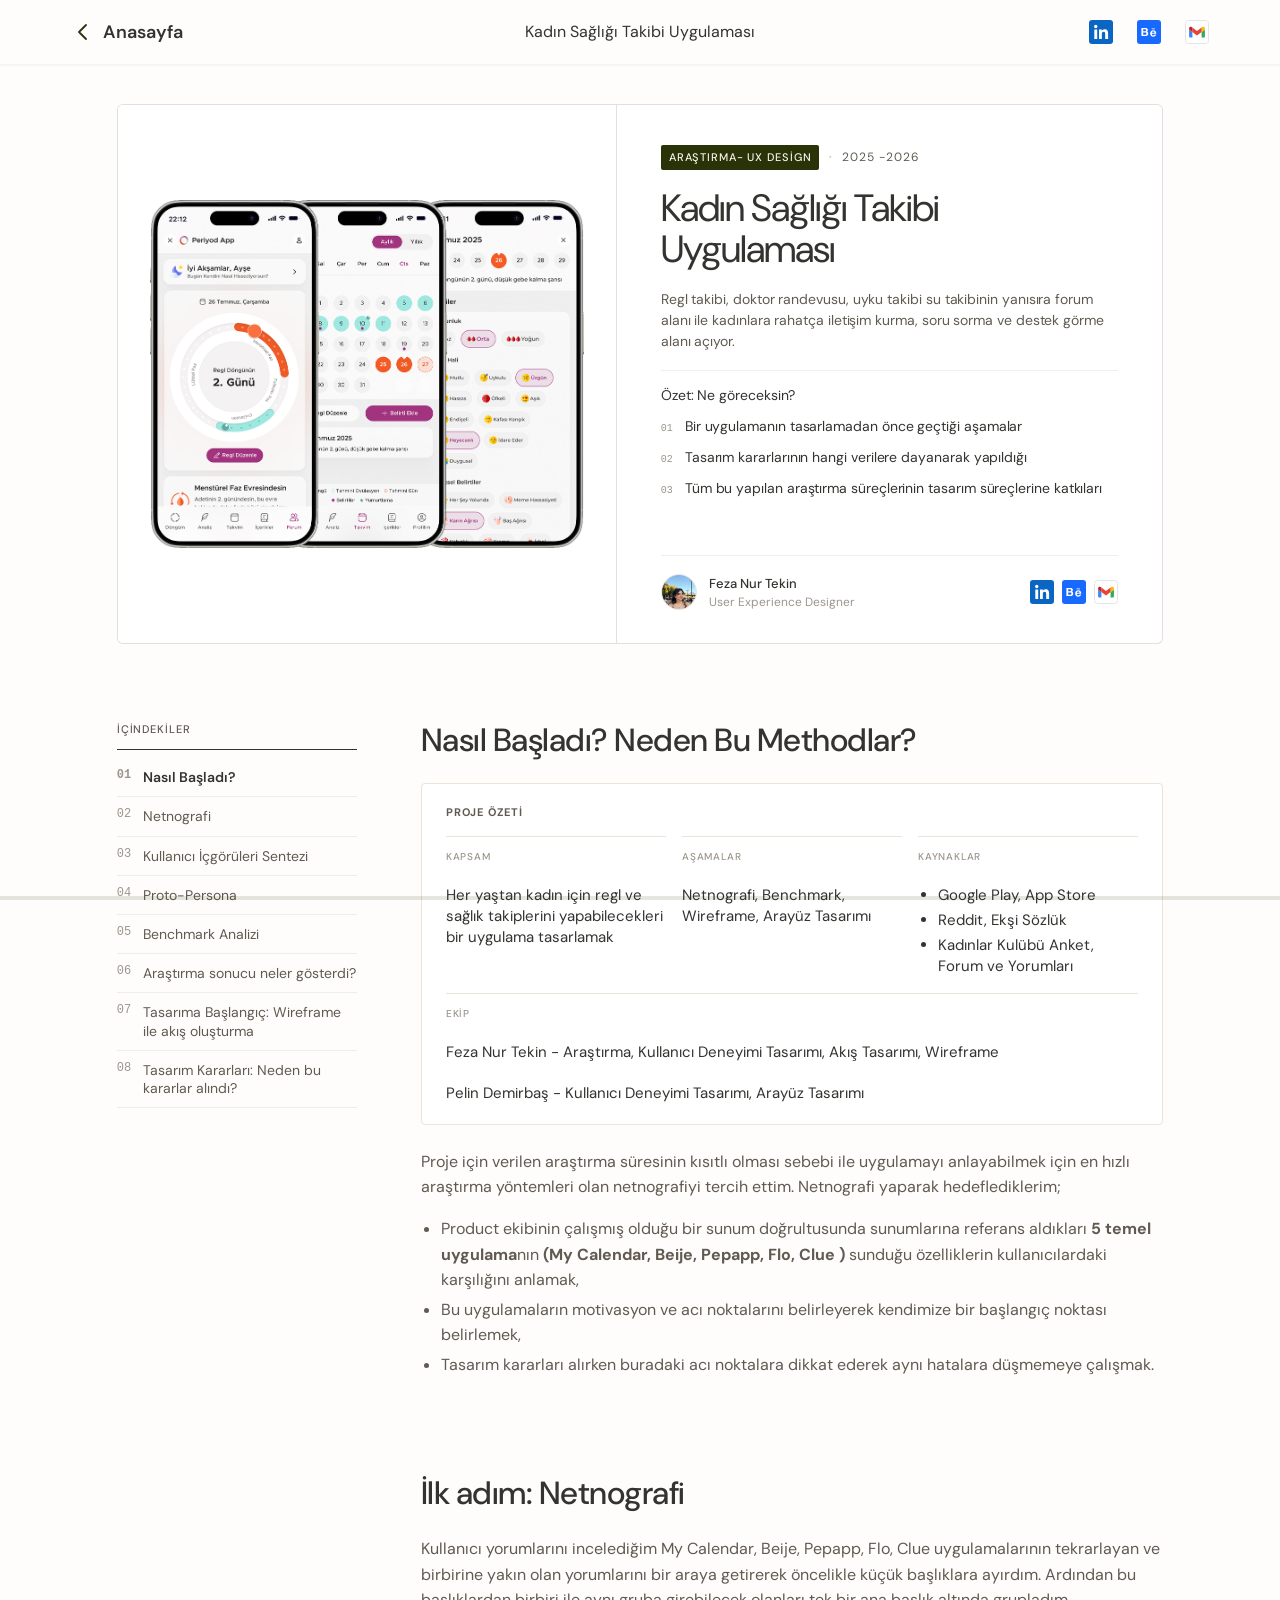
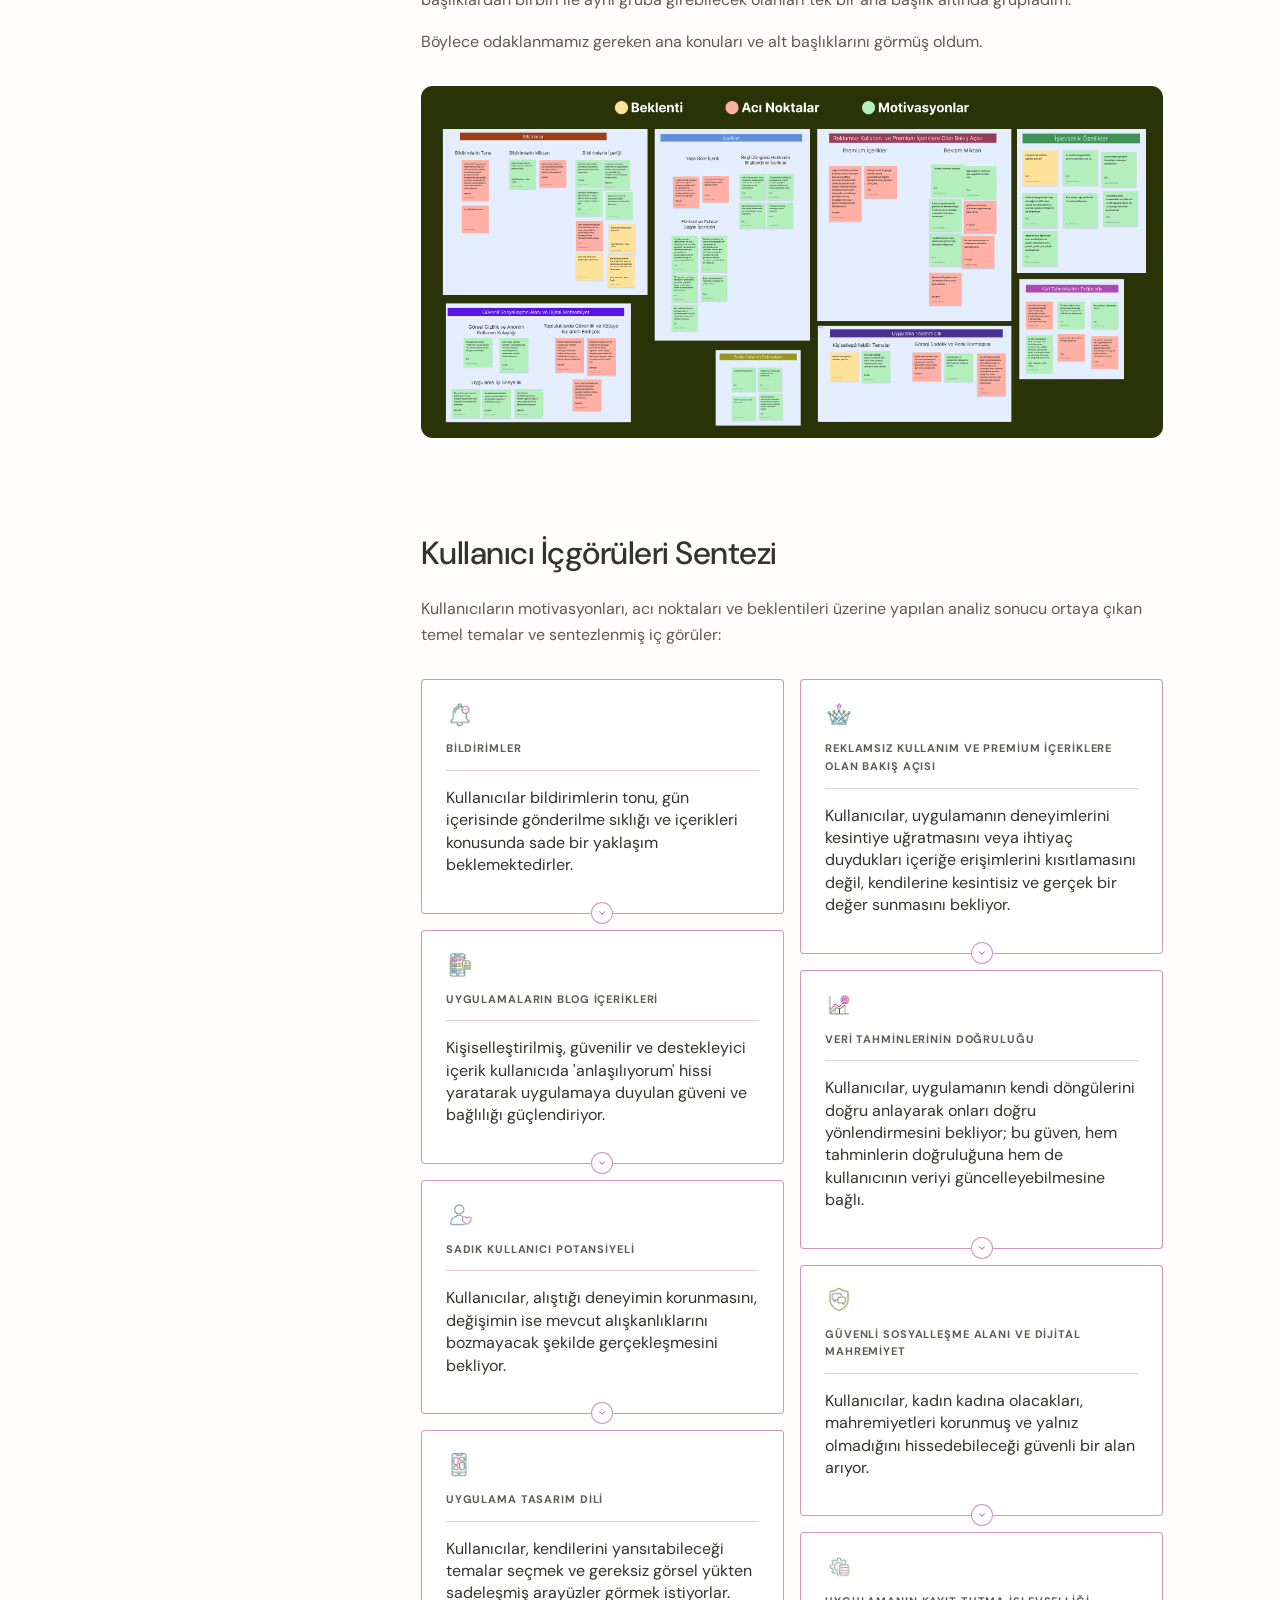
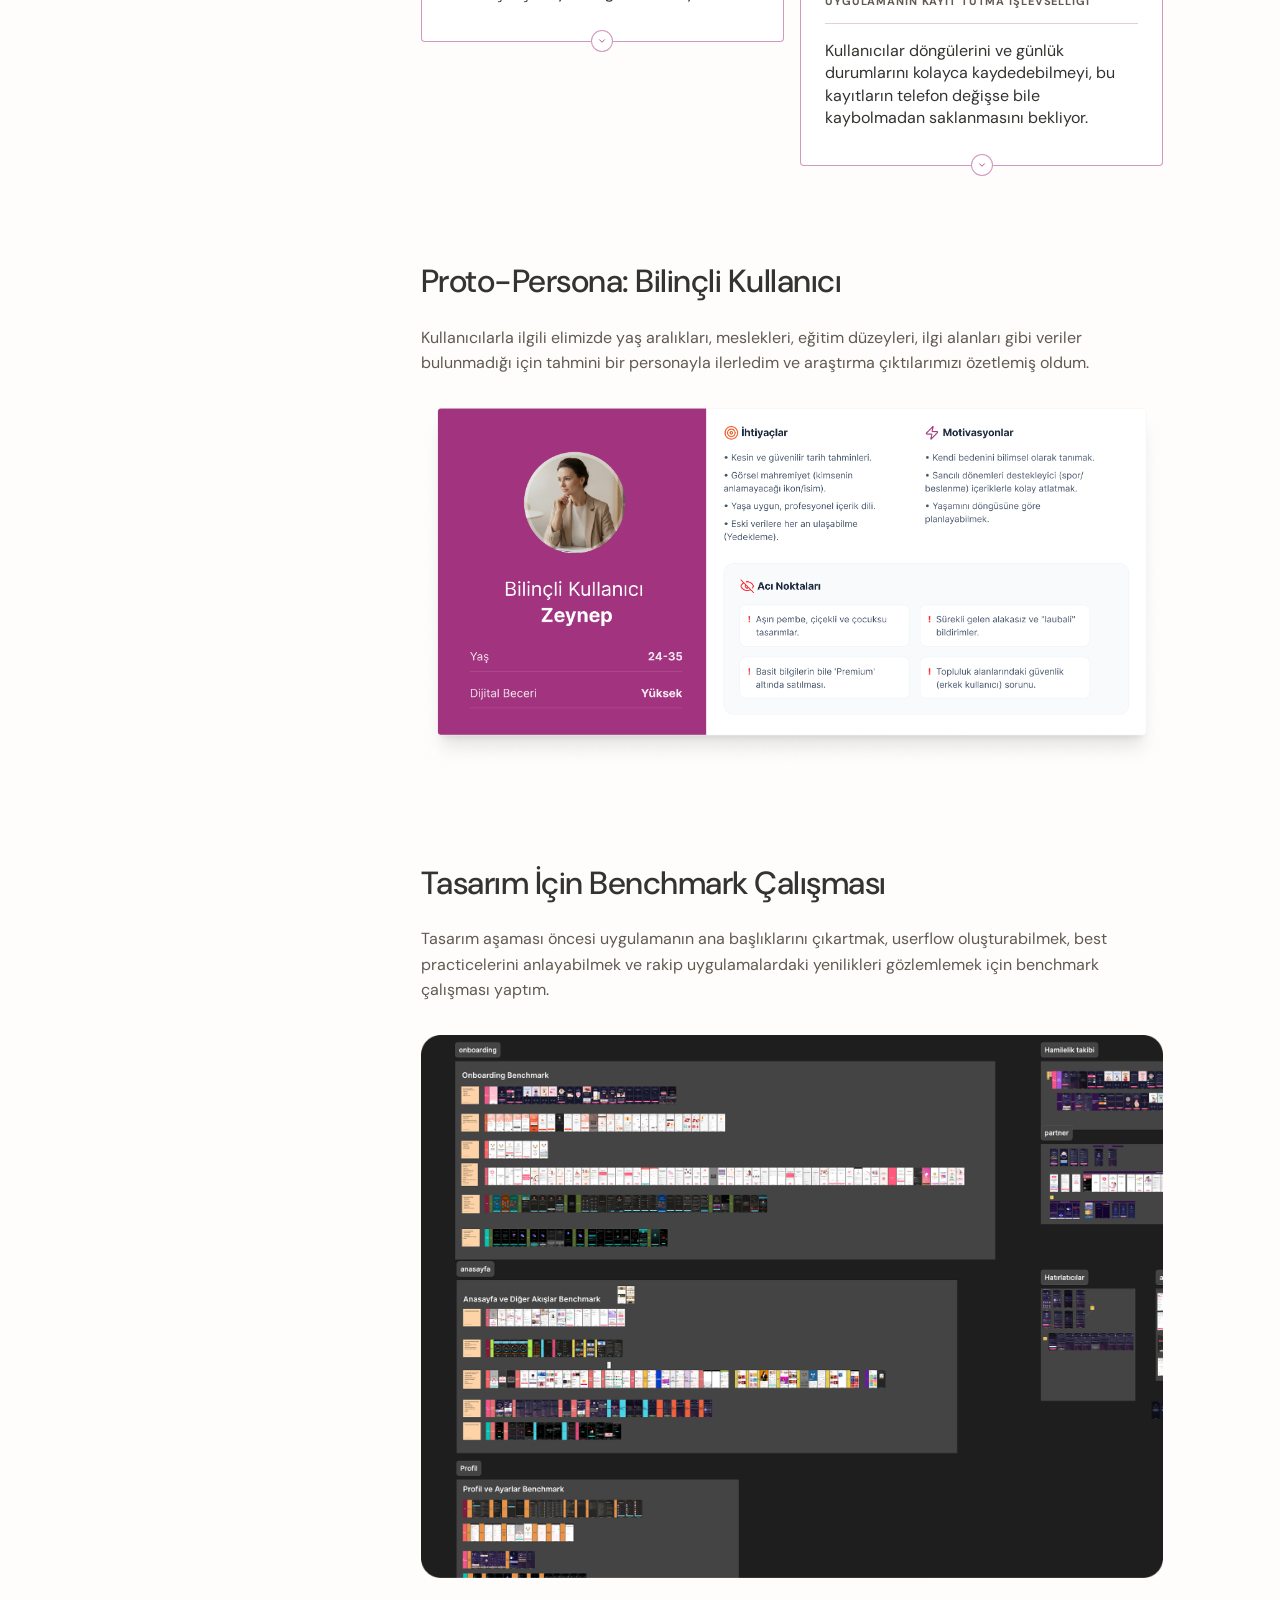
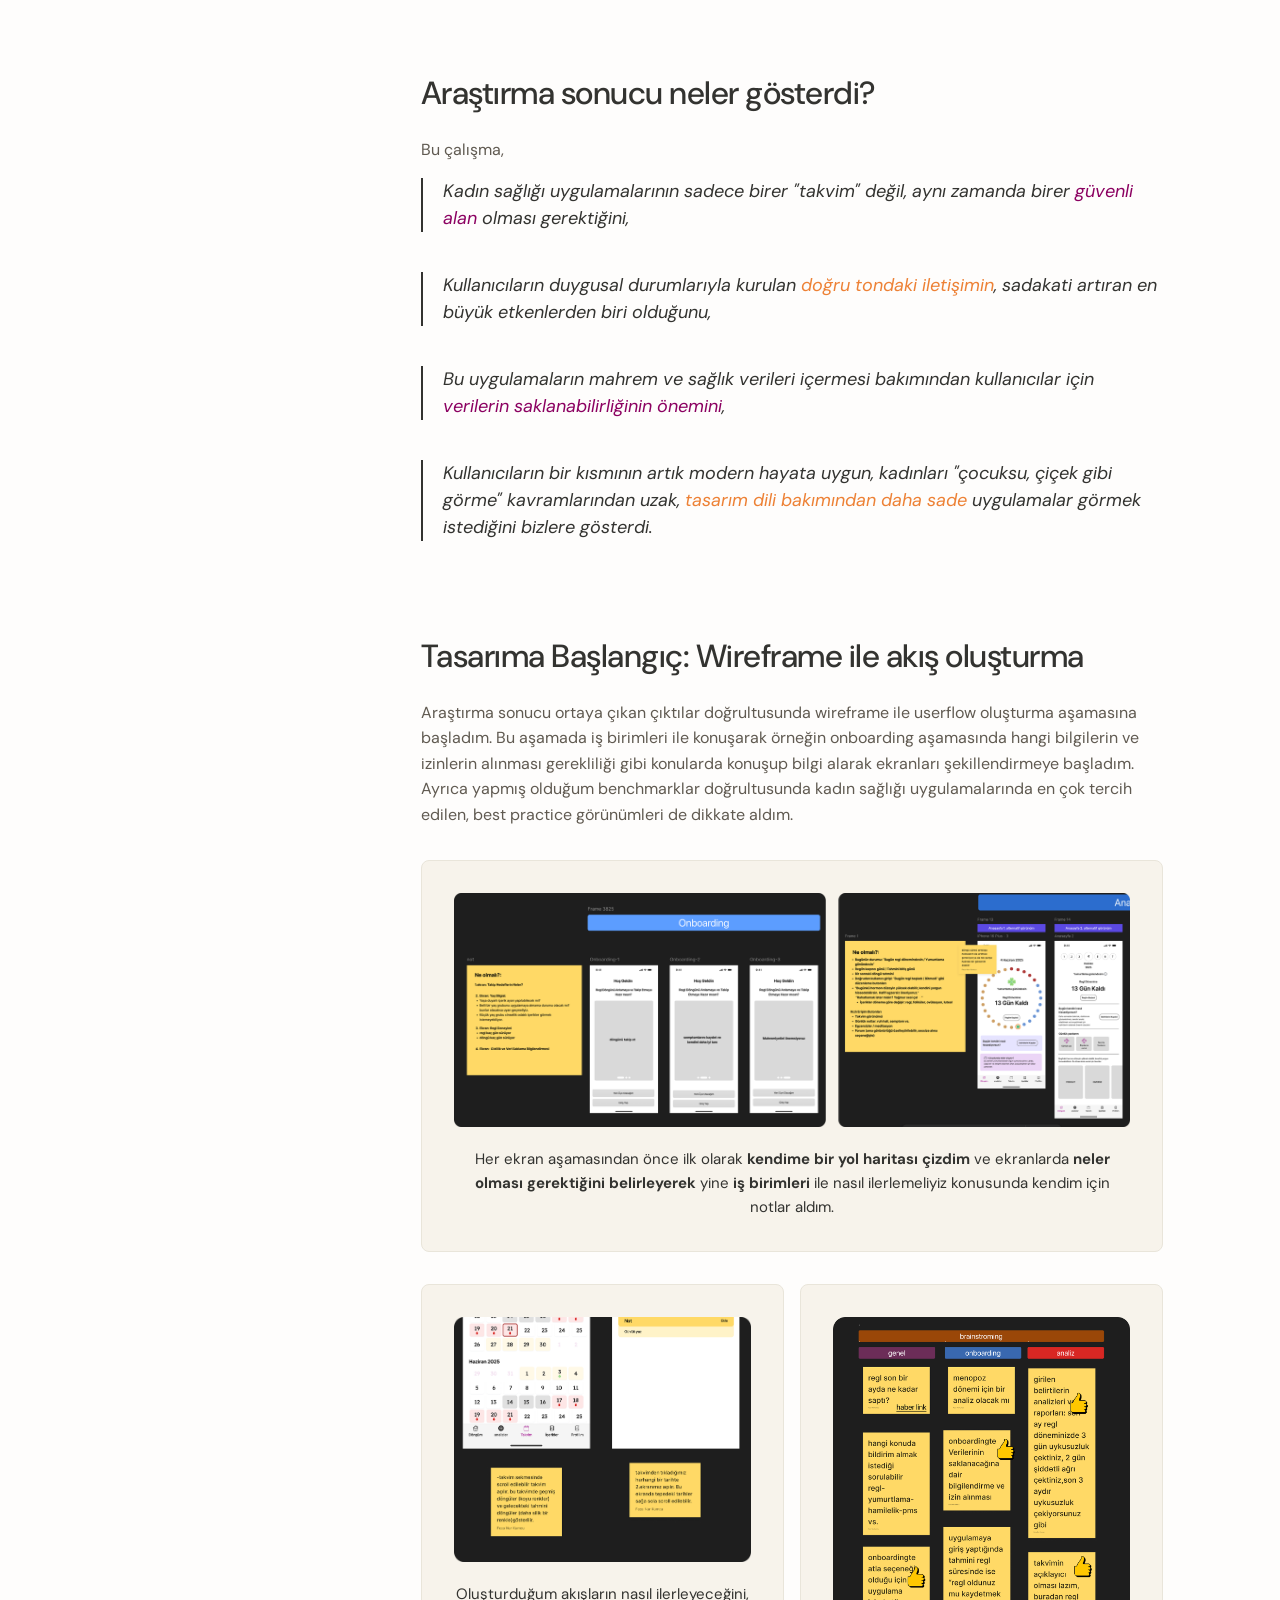
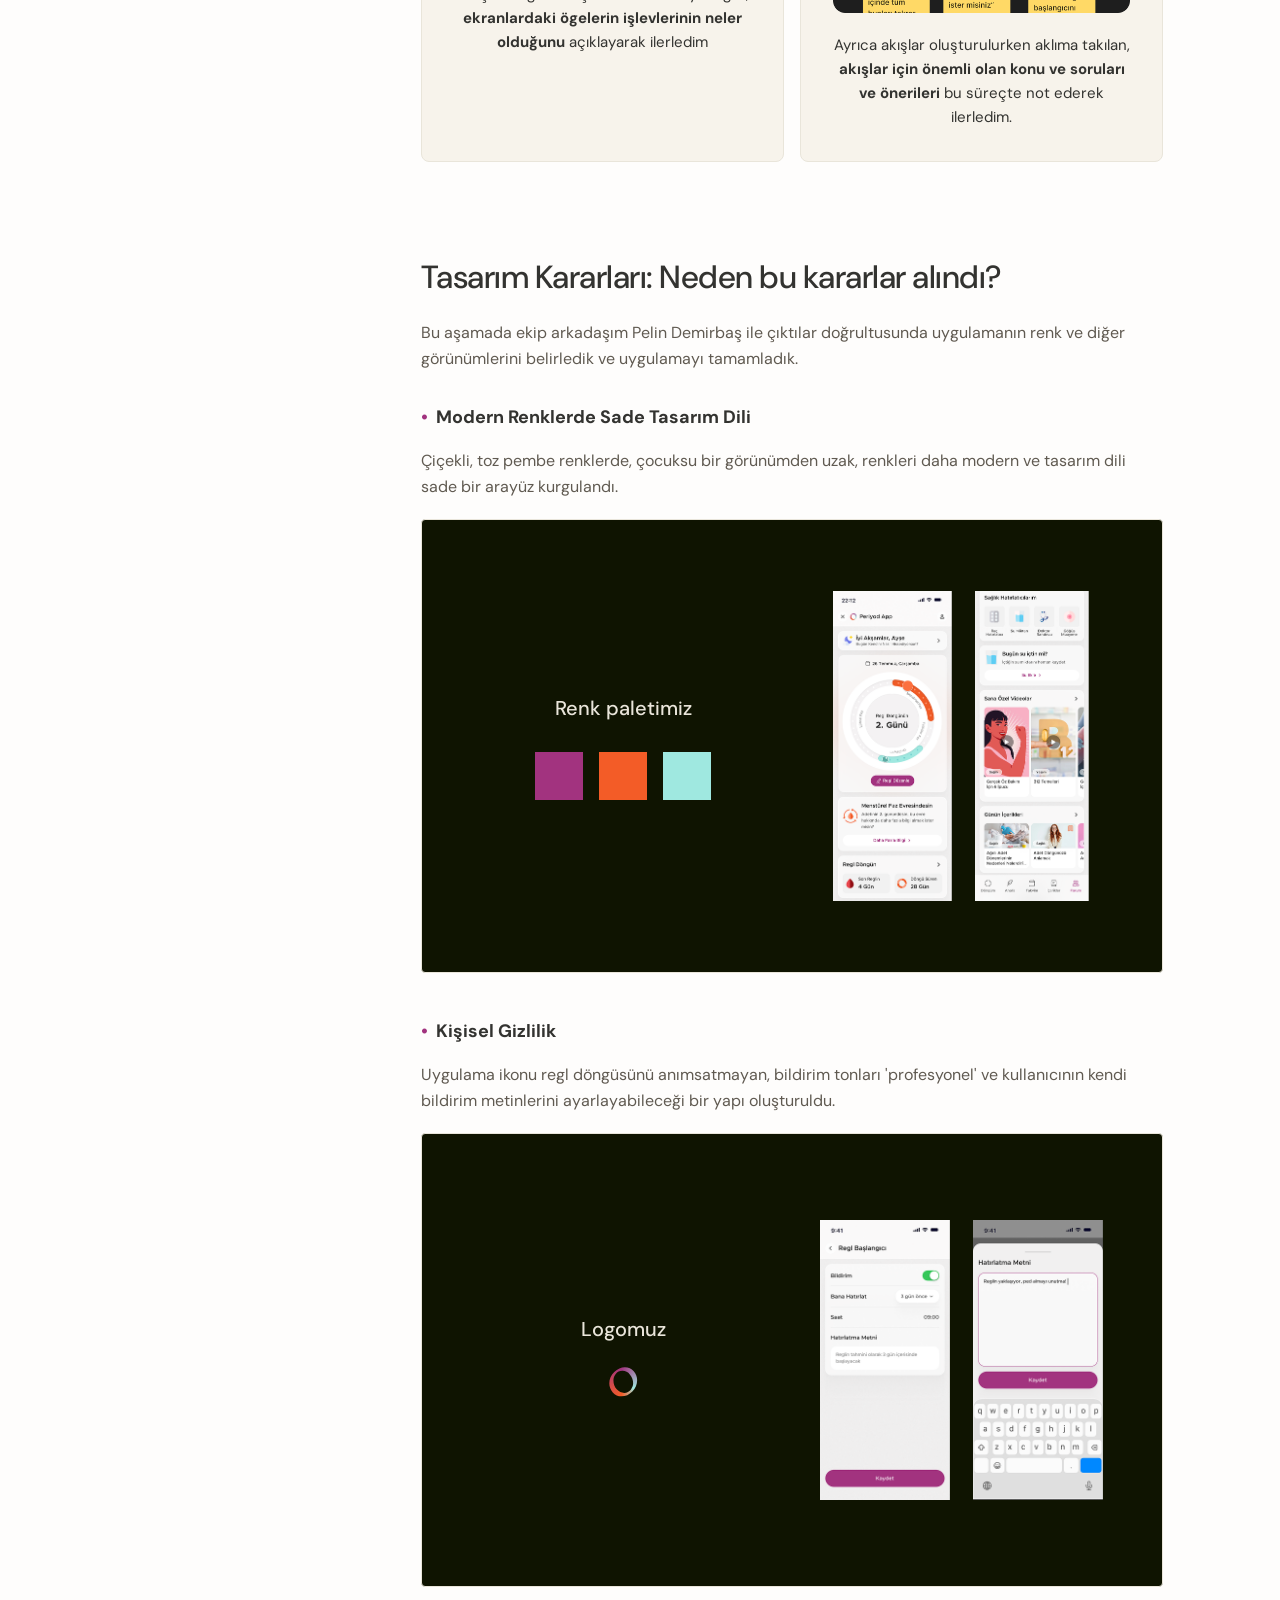
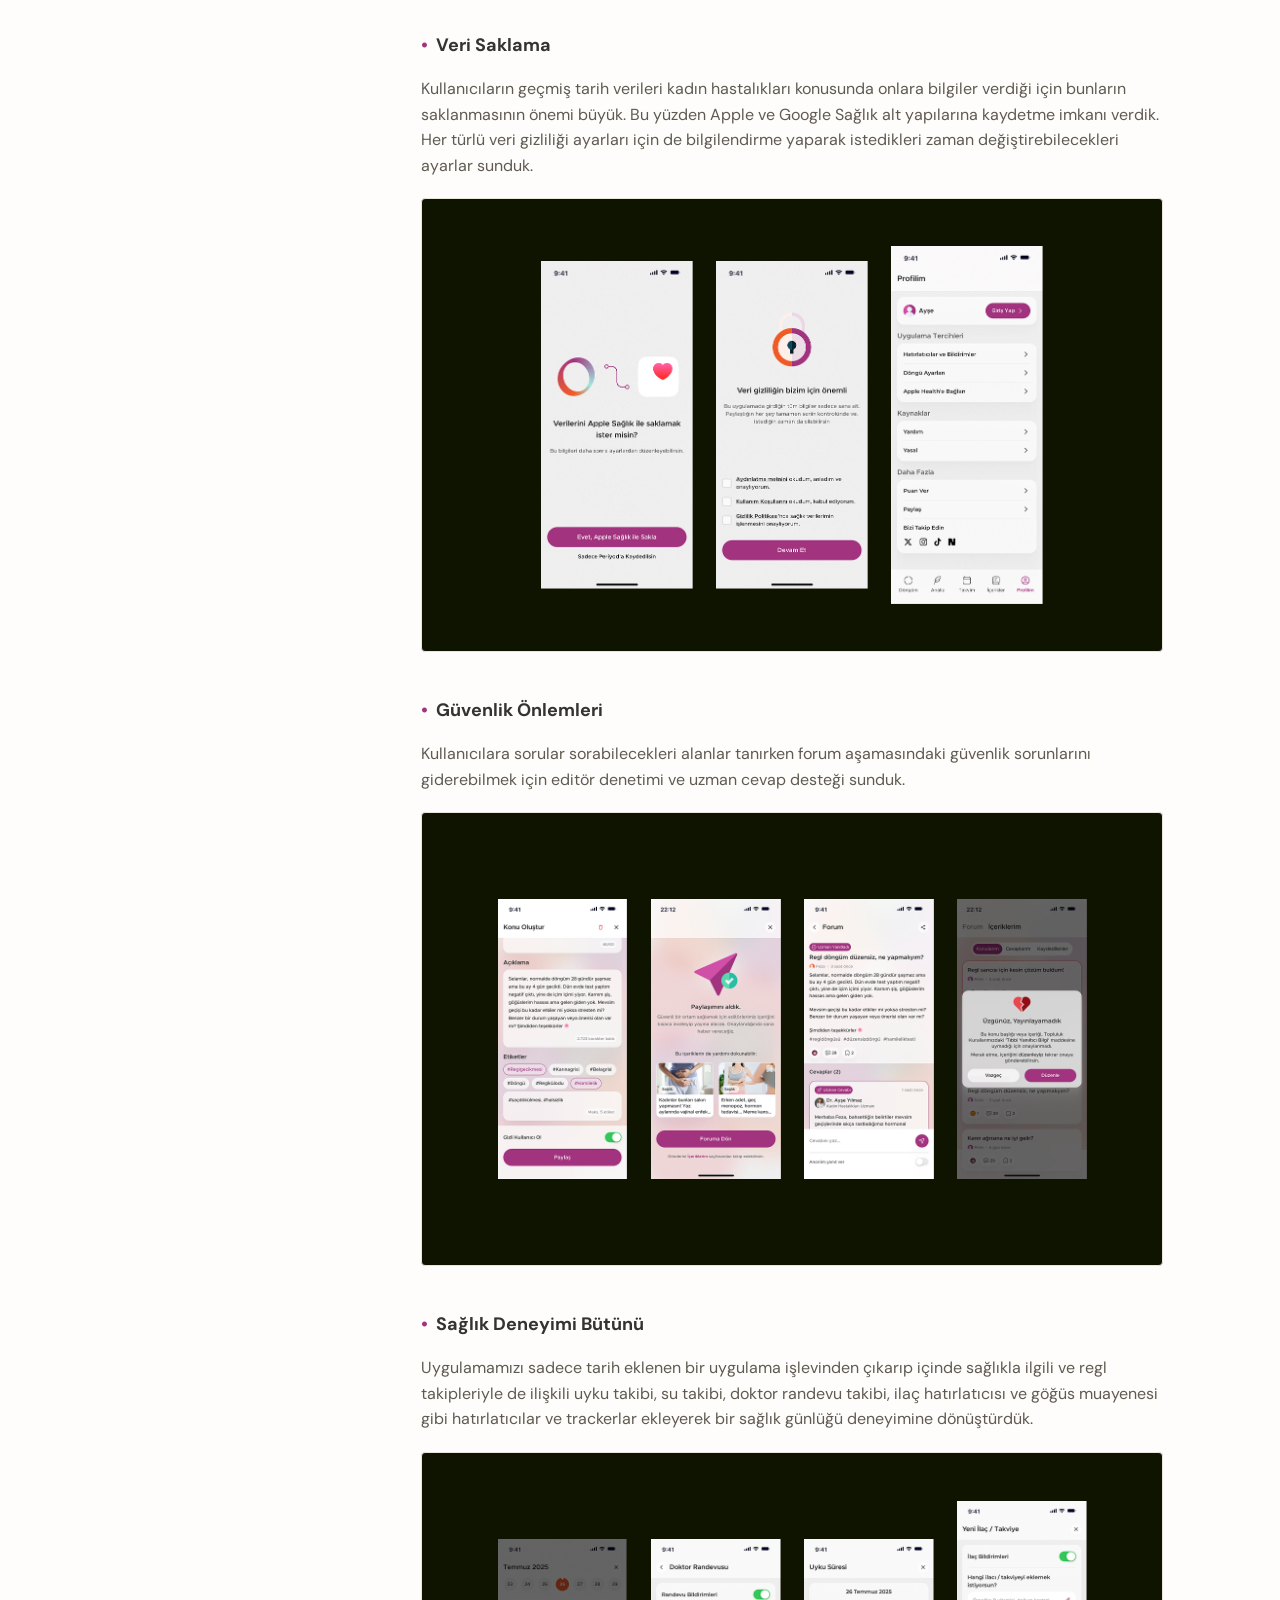
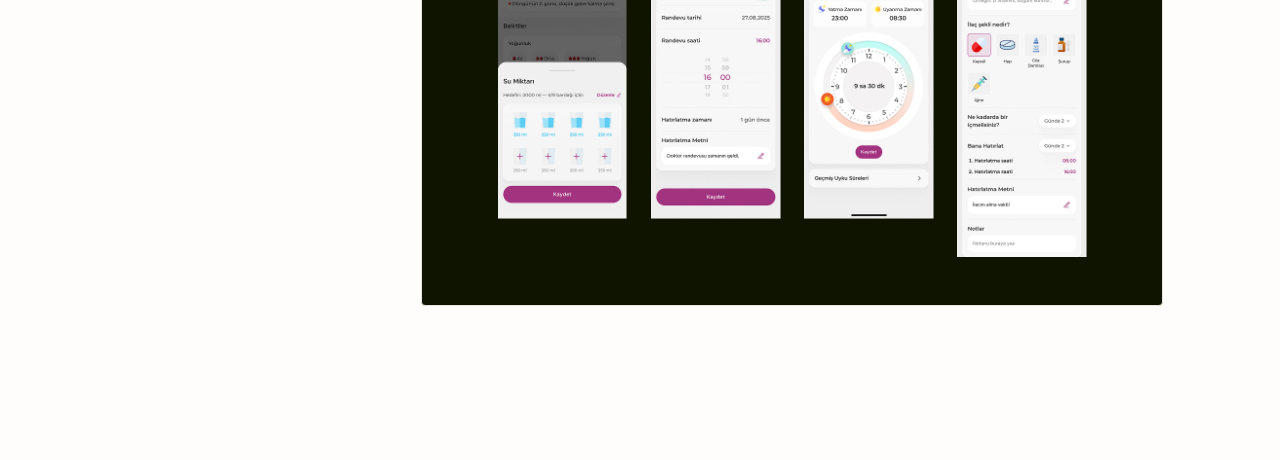
<file: periyod-uygulamasi.html>
<!DOCTYPE html>
<html lang="tr">
<head>
  <meta charset="UTF-8" />
  <meta name="viewport" content="width=device-width, initial-scale=1.0, viewport-fit=cover" />
  <title>Periyod Uygulaması | Feza Nur Tekin</title>
  <meta name="theme-color" content="#fbfaf6" />
  <meta name="description" content="Feza Nur Tekin - UX Designer & Product Designer" />
  <meta property="og:type" content="website" />
  <meta property="og:site_name" content="Feza Nur Tekin" />
  <meta property="og:title" content="Kadın Sağlığı Takibi Uygulaması | Feza Nur Tekin" />
  <meta property="og:description" content="Feza Nur Tekin - UX Designer & Product Designer" />
  <meta property="og:image" content="assets/images/og-image.jpg" />
  <meta property="og:image:width" content="1200" />
  <meta property="og:image:height" content="630" />
  <meta name="twitter:card" content="summary_large_image" />
  <meta name="twitter:title" content="Kadın Sağlığı Takibi Uygulaması | Feza Nur Tekin" />
  <meta name="twitter:description" content="Feza Nur Tekin - UX Designer & Product Designer" />
  <meta name="twitter:image" content="assets/images/og-image.jpg" />
  <link rel="icon" type="image/png" sizes="64x64" href="assets/images/favicon.png" />
  <link rel="icon" type="image/png" sizes="32x32" href="assets/images/favicon-32.png" />
  <link rel="apple-touch-icon" href="assets/images/apple-touch-icon.png" />
  <link rel="preconnect" href="https://fonts.googleapis.com" />
  <link rel="preconnect" href="https://fonts.gstatic.com" crossorigin />
  <link href="https://fonts.googleapis.com/css2?family=DM+Sans:ital,wght@0,400;0,500;0,600;0,700;1,400;1,500;1,600&family=Georama:wght@400&display=swap" rel="stylesheet" />
  <link rel="stylesheet" href="css/reset.css" />
  <link rel="stylesheet" href="css/style.css" />
  <link rel="stylesheet" href="css/header.css" />
  <link rel="stylesheet" href="css/project-detail.css" />
  <!-- Microsoft Clarity (ziyaretçi analitiği) -->
  <script type="text/javascript">
    (function(c,l,a,r,i,t,y){
        c[a]=c[a]||function(){(c[a].q=c[a].q||[]).push(arguments)};
        t=l.createElement(r);t.async=1;t.src="https://www.clarity.ms/tag/"+i;
        y=l.getElementsByTagName(r)[0];y.parentNode.insertBefore(t,y);
    })(window, document, "clarity", "script", "yzoneyy70y");
  </script>
</head>
<body>
  <header id="header"></header>
  <main>
    <section id="periyod-detay"></section>
  </main>

  <script type="module" src="js/periyod-detay.js"></script>
</body>
</html>
</file>
<file: css/opening.css>
/* ==========================================================
   Opening page (index.html): only the opening film, full screen, on the
   film's own paper colour. It is a page of its own, so nothing of the
   home page exists behind it — iOS Safari's see-through bars can only
   show this colour.
   ========================================================== */
html,
body {
  margin: 0;
  height: 100%;
  overflow: hidden;
  background: #faf8f3;
}

.opening {
  position: fixed;
  inset: 0;
  display: grid;
  place-items: center;
  overflow: hidden;
  background: #faf8f3;
  cursor: pointer;
}

/* Desktop / landscape: the film fills the screen */
.opening__video {
  display: block;
  width: 100vw;
  height: 100vh;
  height: 100lvh;
  max-width: none;
  object-fit: cover;
}

/* Portrait (phones): full width, so the cat and the room stay in view
   (cropping to fill a tall screen would cut them away). The film is a bit
   wider than the screen, and a grid item that overflows sits flush left, so
   it is centred by hand — on the girl at the desk, who sits at 50.9% of the
   frame (977px of 1920), not on the frame itself */
@media (max-aspect-ratio: 1/1) {
  .opening__video {
    position: absolute;
    left: 50%;
    top: 50%;
    width: 106.4vw;
    height: auto;
    aspect-ratio: 16 / 9;
    transform: translate(-50.9%, -50%);
  }
}

/* The page fades to paper before the home page opens */
.opening.is-leaving .opening__video {
  opacity: 0;
  transition: opacity 0.35s ease-in;
}
</file>
<file: css/style.css>
:root {
  --color-bg: #fefdfc;
  --color-text: #000000;
  --color-heading: #06122f;
  --color-muted: #2e2e48;

  --color-primary-100: #e3e7fb;
  --color-primary-700: #06122f;
  --color-tertiary-500: #485511;
  --color-tertiary-600: #2a3307;

  --font-base: "DM Sans", system-ui, -apple-system, "Segoe UI", sans-serif;
  --font-logo: "Georama", var(--font-base);

  --container-width: 1200px;
  --container-padding: clamp(16px, 6vw, 161px);
}

/* clip (not hidden): hidden would turn <body> into a scroll container
   and break position: sticky (header, home intro) */
html {
  /* overscroll / safe-area strips take the page colour, not white */
  background: #fbfaf6;
  overflow-x: hidden;
  overflow-x: clip;
  overflow-y: visible;
}

body {
  background: var(--color-bg);
  color: var(--color-text);
  font-family: var(--font-base);
  overflow-x: hidden;
  overflow-x: clip;
  overflow-y: visible;
}

.container {
  width: 100%;
  max-width: var(--container-width);
  margin-inline: auto;
  padding-inline: var(--container-padding);
}

/* Main 12-column grid (1920w spec: count 12, margin 0, gutter 16) */
/* Mobile: 16px left/right padding on every page */
@media (max-width: 600px) {
  :root {
    --container-padding: 16px;
  }
}

.grid {
  display: grid;
  grid-template-columns: repeat(12, 1fr);
  gap: 16px;
}

.col-1  { grid-column: span 1; }
.col-2  { grid-column: span 2; }
.col-3  { grid-column: span 3; }
.col-4  { grid-column: span 4; }
.col-5  { grid-column: span 5; }
.col-6  { grid-column: span 6; }
.col-7  { grid-column: span 7; }
.col-8  { grid-column: span 8; }
.col-9  { grid-column: span 9; }
.col-10 { grid-column: span 10; }
.col-11 { grid-column: span 11; }
.col-12 { grid-column: span 12; }

section {
  padding-block: clamp(48px, 6vw, 80px);
}

/* Section eyebrow: bullet + label, used above section headings */
.section-eyebrow {
  display: flex;
  align-items: center;
  gap: 10px;
  margin-bottom: 24px;
}

.section-eyebrow__dot {
  width: 14px;
  height: 14px;
  border-radius: 50%;
  background: var(--color-heading);
  flex-shrink: 0;
}

.section-eyebrow__label {
  font-weight: 600;
  font-size: clamp(18px, 2vw, 24px);
  color: var(--color-text);
}

/* Shared button styles */
.btn {
  display: inline-flex;
  align-items: center;
  gap: 8px;
  border-radius: 90px;
  font-family: var(--font-base);
  cursor: pointer;
  text-decoration: none;
  white-space: nowrap;
  transition: opacity 0.15s ease;
}

.btn:hover {
  opacity: 0.85;
}

.btn--ghost {
  padding: 16px 24px;
  font-weight: 600;
  font-size: 16px;
  color: var(--color-tertiary-500);
  background: transparent;
}

.btn--dark-sm {
  padding: 12px 24px;
  height: 40px;
  background: var(--color-tertiary-600);
  border: 1px solid rgba(255, 255, 255, 0.25);
  color: #fff;
  font-size: 14px;
}

.btn--dark-lg {
  padding: 16px 24px;
  background: var(--color-primary-700);
  border: 1px solid rgba(255, 255, 255, 0.25);
  color: #fff;
  font-size: 18px;
  font-weight: 500;
  box-shadow: 0 2px 2px rgba(27, 28, 29, 0.04);
}

.btn__icon {
  width: 20px;
  height: 20px;
  flex-shrink: 0;
}

/* Shared pill tag */
.tag {
  padding: 8px 16px;
  border: 0.5px solid var(--color-primary-100);
  border-radius: 8px;
  font-weight: 500;
  font-size: 16px;
  color: var(--color-heading);
  background: rgba(255, 255, 255, 0.1);
}

.hashtag {
  padding: 8px;
  font-weight: 500;
  font-size: 16px;
  color: var(--color-text);
}

footer {
  border-top: 1px solid rgba(209, 209, 209, 0.5);
  padding-block: 48px 32px;
}

/* Home footer: illustration left, contact buttons right */
.site-footer {
  display: grid;
  grid-template-columns: minmax(0, 520px) minmax(0, 1fr);
  align-items: center;
  gap: 56px;
}

.site-footer__art {
  display: block;
  width: 100%;
  height: auto;
}

.site-footer__title {
  font-size: 32px;
  font-weight: 600;
  line-height: 1.2;
  color: #333330;
}

.social-buttons {
  display: flex;
  flex-wrap: wrap;
  gap: 12px;
  margin-top: 24px;
  padding: 0;
  list-style: none;
}

.social-button {
  display: inline-flex;
  align-items: center;
  gap: 10px;
  padding: 12px 20px 12px 14px;
  border: 1px solid rgba(51, 51, 48, 0.18);
  border-radius: 999px;
  background: #fff;
  font-size: 16px;
  font-weight: 500;
  line-height: 24px;
  color: #333330;
  transition: border-color 0.2s ease, transform 0.2s ease, box-shadow 0.2s ease;
}

.social-button svg {
  flex: none;
  width: 24px;
  height: 24px;
}

.social-button:hover {
  border-color: #2a3307;
  transform: translateY(-2px);
  box-shadow: 0 6px 14px -8px rgba(42, 51, 7, 0.4);
}

.social-button:focus-visible {
  outline: 2px solid #2a3307;
  outline-offset: 3px;
}

.site-footer__copy {
  margin-top: 32px;
  font-size: 14px;
  color: rgba(51, 51, 48, 0.6);
}

@media (max-width: 760px) {
  .site-footer {
    grid-template-columns: 1fr;
    gap: 24px;
  }

  .site-footer__art {
    max-width: 360px;
  }

  .site-footer__title {
    font-size: 26px;
  }

  .social-button {
    padding: 10px 16px 10px 12px;
    font-size: 15px;
  }
}
</file>
<file: css/header.css>
header {
  position: sticky;
  top: 0;
  z-index: 100;
  /* iOS (viewport-fit=cover): the header reaches up under the status bar
     and its background covers that strip, so the page never shows above it */
  padding-top: env(safe-area-inset-top, 0px);
  background: var(--color-bg);
  box-shadow: 0 2px 2px rgba(27, 28, 29, 0.04);
}

/* Figma desktop header: full 1440 frame, 80px side padding, 64px tall */
.header__inner {
  display: flex;
  flex-wrap: wrap;
  align-items: center;
  gap: 12px 16px;
  max-width: 1440px;
  min-height: 64px;
  padding-block: 8px;
  padding-inline: clamp(16px, 5.56vw, 80px);
}


.header__brand {
  display: flex;
  align-items: center;
  gap: 8px;
}

.header__brand {
  gap: 0;
}

/* logo.svg is the mark + "fntekin" wordmark, 140 × 47 */
.header__logo-img {
  width: auto;
  height: 52px;
  aspect-ratio: 140 / 47;
}

.header__logo-text {
  font-family: var(--font-logo);
  font-size: 24px;
  line-height: 50px;
  color: var(--color-heading);
}

/* Desktop: logo — 24px — nav (items 16px apart) … social icons on the right */
.header__nav {
  display: flex;
  align-items: center;
  gap: 16px;
  /* + the row's 16px gap = 24px between logo and nav */
  margin-left: 8px;
  margin-right: auto;
}

/* Nav items: DM Sans Bold 18px, #333330 */
.header__nav-link {
  padding: 16px;
  font-family: var(--font-base);
  font-weight: 700;
  font-size: 18px;
  line-height: 24px;
  color: #333330;
  border-radius: 90px;
  transition: background-color 0.2s ease;
}

.header__nav-link:hover {
  background: rgba(51, 51, 48, 0.06);
}

/* CTA + hamburger group */
.header__actions {
  display: flex;
  align-items: center;
  gap: 16px;
}

.header__menu-toggle {
  display: none;
  flex-direction: column;
  justify-content: center;
  gap: 6px;
  width: 32px;
  height: 32px;
  padding: 4px 2px;
  color: var(--color-heading);
}

.header__menu-toggle span {
  display: block;
  width: 100%;
  height: 2px;
  background: currentColor;
  border-radius: 1px;
  transition: transform 0.2s ease, opacity 0.2s ease;
}

/* Tablet + mobile: nav moves into a hamburger dropdown */
@media (max-width: 860px) {
  .header__inner {
    flex-wrap: nowrap;
  }

  .header__menu-toggle {
    display: flex;
  }

  .header__nav {
    display: none;
    position: absolute;
    top: 100%;
    left: 0;
    right: 0;
    flex-direction: column;
    align-items: stretch;
    gap: 0;
    padding: 8px 16px 16px;
    background: var(--color-bg);
    box-shadow: 0 8px 16px rgba(27, 28, 29, 0.08);
  }

  .is-menu-open .header__nav {
    display: flex;
  }

  .header__nav-link {
    padding: 14px 0;
    border-bottom: 1px solid rgba(51, 51, 48, 0.08);
    border-radius: 0;
  }

  .header__nav-link:hover {
    background: none;
  }

  .is-menu-open .header__menu-toggle span:nth-child(1) {
    transform: translateY(8px) rotate(45deg);
  }

  .is-menu-open .header__menu-toggle span:nth-child(2) {
    opacity: 0;
  }

  .is-menu-open .header__menu-toggle span:nth-child(3) {
    transform: translateY(-8px) rotate(-45deg);
  }
}

/* Mobile (390px design) */
@media (max-width: 600px) {
  .header__inner {
    padding-block: 12px;
  }

  .header__logo-img {
    height: 38px;
  }

  .header__actions {
    gap: 12px;
  }

  .header__cta {
    height: 40px;
    padding-inline: 18px;
    font-size: 15px;
  }
}

/* Social icons: 24px, 24px apart (shared with the detail hero cards) */
.socials {
  display: flex;
  align-items: center;
  gap: 24px;
  margin: 0;
  padding: 0;
  list-style: none;
}

.socials__link {
  display: block;
  width: 24px;
  height: 24px;
  border-radius: 4px;
  transition: transform 0.2s ease, opacity 0.2s ease;
}

.socials__link:hover {
  transform: translateY(-2px);
}

.socials__link:focus-visible {
  outline: 2px solid #2a3307;
  outline-offset: 3px;
}

.socials__link svg {
  display: block;
}

@media (max-width: 860px) {
  .header__nav {
    margin: 0;
  }

  .header__actions {
    margin-left: auto;
  }

  .header__actions .socials {
    gap: 16px;
  }
}

/* ---------- Detail-page header ---------- */
.detail-header {
  display: grid;
  grid-template-columns: 1fr auto 1fr;
  align-items: center;
  flex-wrap: nowrap;
}

.detail-header__back {
  display: inline-flex;
  align-items: center;
  gap: 8px;
  justify-self: start;
  padding: 8px 8px 8px 0;
  font-family: var(--font-base);
  font-size: 18px;
  font-weight: 600;
  line-height: 24px;
  color: #333330;
}

.detail-header__back svg {
  color: #2a3307;
  transition: transform 0.2s ease;
}

.detail-header__back:hover svg {
  transform: translateX(-3px);
}

/* page title: DM Sans Regular 16px, #333330 */
.detail-header__title {
  font-family: var(--font-base);
  font-size: 16px;
  font-weight: 400;
  line-height: 24px;
  color: #333330;
  text-align: center;
  white-space: nowrap;
  overflow: hidden;
  text-overflow: ellipsis;
}

.detail-header .socials {
  justify-self: end;
}

@media (max-width: 600px) {
  .detail-header {
    grid-template-columns: auto minmax(0, 1fr) auto;
    gap: 12px;
  }

  /* arrow only; the title takes the middle */
  .detail-header__back span {
    position: absolute;
    width: 1px;
    height: 1px;
    overflow: hidden;
    clip: rect(0 0 0 0);
  }

  .detail-header__title {
    font-size: 14px;
  }

  .detail-header .socials {
    gap: 12px;
  }

  .detail-header .socials__link,
  .detail-header .socials__link svg {
    width: 22px;
    height: 22px;
  }
}

/* Social icons sit in the header row on desktop and move into the
   hamburger menu on phones/tablets */
.header__nav-socials {
  display: none;
}

@media (max-width: 860px) {
  /* phones/tablets: social icons stay in the header instead of a menu */
  .header__menu-toggle {
    display: none !important;
  }

  .header__actions .header__socials {
    display: flex;
    gap: 16px;
  }

  .header__nav .header__nav-socials {
    display: none;
  }
}

/* Phones: the detail header keeps only the back arrow and the title */
@media (max-width: 600px) {
  .detail-header .detail-header__socials {
    display: none;
  }

  .detail-header {
    grid-template-columns: auto minmax(0, 1fr) auto;
  }

  .detail-header::after {
    content: "";
    width: 24px;
  }
}

/* All pages: header hides on scroll down, returns on scroll up
   (js/header-autohide.js) */
body > header {
  transition: transform 0.3s ease;
}

body > header.is-hidden {
  transform: translateY(-100%);
}

@media (prefers-reduced-motion: reduce) {
  body > header {
    transition: none;
  }
}
</file>
<file: css/hero.css>
/* ==========================================================
   Home page shell (Figma 391:3256, 1440px frame)
   ========================================================== */
body.home {
  --color-bg: #fbfaf6;
  --home-ink: #333330;
  --home-muted: #605a51;
  --home-faint: #9c968c;
  --home-line: rgba(51, 51, 48, 0.5);
  --header-h: 64px;
  --sticker-terracotta: #df7a50;
  --sticker-pink: #eab3c7;
  --sticker-mustard: #ecbf55;
  --sticker-sage: #95b083;
}

/* Paper grain over the whole page. Absolute over the document, not fixed
   to the viewport: iOS 26 Safari tints the status bar from fixed elements
   at the top edge, and a full-screen transparent fixed layer made it show
   the page through the status bar instead of the header's colour */
body.home {
  position: relative;
}

body.home::after {
  content: "";
  position: absolute;
  inset: 0;
  z-index: 9999;
  pointer-events: none;
  opacity: 0.09;
  background-image: url("data:image/svg+xml;utf8,<svg xmlns='http://www.w3.org/2000/svg' width='240' height='240'><filter id='n'><feTurbulence type='fractalNoise' baseFrequency='0.85' numOctaves='2' stitchTiles='stitch'/><feColorMatrix type='saturate' values='0'/></filter><rect width='100%' height='100%' filter='url(%23n)'/></svg>");
}

/* Home content is 1200px wide at 1440 (container padding sits outside it) */
body.home main .container {
  max-width: calc(1200px + 2 * var(--container-padding));
}

/* Section rhythm comes from the design, not the global section padding */
body.home main > section {
  padding-block: 0;
}

/* js/intro.js slides the header in during the landing entrance */
/* Transparent over the hero; once the "Kullanıcı deneyimi…" line scrolls
   under it, the hero's background colour fades in, faint at first and
   filling as the page scrolls on (--header-fill 0 → 1, js/header-fill.js) */
/* Sticky (like the detail pages), not fixed: iOS Safari only extends a
   header's colour up behind the status bar when it is part of the page
   flow; a fixed header floats with the page showing above it */
body.home header {
  position: sticky;
  top: 0;
  --header-fill: 0;
  background: rgb(251 250 246 / var(--header-fill));
  box-shadow: 0 2px 2px rgb(27 28 29 / calc(var(--header-fill) * 0.04));
  -webkit-backdrop-filter: blur(calc(var(--header-fill) * 8px));
  backdrop-filter: blur(calc(var(--header-fill) * 8px));
}

/* Phones: exactly the detail pages' header — a plain solid background
   from the first paint (no see-through fill, no blur), which is what lets
   iOS Safari paint the status-bar strip in the header's colour */
@media (max-width: 860px) {
  body.home header {
    background: var(--color-bg);
    box-shadow: 0 2px 2px rgba(27, 28, 29, 0.04);
    -webkit-backdrop-filter: none;
    backdrop-filter: none;
  }
}

/* ==========================================================
   Landing frame (the opening film is its own page: index.html)
   ========================================================== */
.intro {
  position: relative;
}

.intro__frame {
  position: relative;
}

/* Animated line-art parts (see tools/build-hero-art.py); transform-origin
   is set per part in drawing units */
.part {
  transform-box: view-box;
}

/* ---------- 2. Landing ---------- */
.landing {
  position: relative;
  z-index: 1;
  /* the sticky header already takes its own room in the flow */
  padding-top: 0;
  transform-origin: 50% 40%;
}

/* 1440 × 620 design frame under the 64px header; desktop pulls it 100px
   up so the film and the text sit higher */
.landing__stage {
  position: relative;
  max-width: 1440px;
  margin: -100px auto 0;
  aspect-ratio: 1440 / 620;
}

/* Text block centred vertically on the girl + cat film (same top and
   height as .hero-video: y 133 … 577 of the 620 frame) */
.landing__text {
  position: absolute;
  left: 0;
  right: 0;
  top: 21.45%;
  height: 71.61%;
  z-index: 1;
  display: flex;
  flex-direction: column;
  justify-content: center;
}

/* "Merhaba, Ben Feza" on one line */
.hero__heading {
  display: flex;
  flex-wrap: nowrap;
  align-items: baseline;
  column-gap: 0.25em;
  font-size: 52px; /* sets the em for the gap; children are 52px too */
  white-space: nowrap;
}

.hero__heading .hero__title {
  margin-top: 0;
}

/* Desktop: "Merhaba," and "Ben Feza" both 52px semibold */
.hero__greeting {
  font-size: 52px;
  font-weight: 600;
  line-height: 1.15;
  color: #000;
}

.hero__title {
  margin-top: clamp(2px, 0.4vw, 6px);
  font-size: 52px;
  line-height: 1.15;
  font-weight: 600;
  color: #000;
  white-space: nowrap;
}

/* Screen-reader copy of the lettered text */
.hero-sr {
  position: absolute;
  width: 1px;
  height: 1px;
  overflow: hidden;
  clip-path: inset(50%);
  white-space: nowrap;
}

.split-word {
  display: inline-block;
  white-space: nowrap;
}

/* Letters pop up one by one with a little overshoot once the landing is
   revealed (js/intro.js adds .is-revealed) */
.landing .letter {
  display: inline-block;
  opacity: 0;
  transform: translateY(0.5em) rotate(-7deg) scale(0.7);
  transform-origin: 50% 75%;
}

.landing.is-revealed .letter {
  opacity: 1;
  transform: none;
  transition:
    opacity 0.7s cubic-bezier(0.34, 1.56, 0.64, 1),
    transform 0.7s cubic-bezier(0.34, 1.56, 0.64, 1);
  transition-delay: calc(var(--letter-i) * 20ms);
}

.hero__title-accent {
  position: relative;
  display: inline-block;
  font-family: var(--font-base);
  font-style: italic;
  font-weight: 600;
  color: var(--color-tertiary-600);
}

/* Hand-drawn underline that draws itself under "Feza" */
.hero__scribble {
  position: absolute;
  left: -2%;
  bottom: -0.02em;
  width: 104%;
  height: 0.22em;
  overflow: visible;
  pointer-events: none;
}

.hero__scribble path {
  fill: none;
  stroke: var(--sticker-terracotta);
  stroke-width: 5;
  stroke-linecap: round;
  vector-effect: non-scaling-stroke;
  stroke-dasharray: 1;
  stroke-dashoffset: 1;
}

.landing.is-revealed .hero__scribble path {
  stroke-dashoffset: 0;
  transition: stroke-dashoffset 0.8s cubic-bezier(0.65, 0, 0.35, 1) 0.75s;
}

/* Desktop: subtitles match the heading (52px semibold) and wrap inside
   the left column, clear of the film */
.hero__subtitle {
  max-width: min(560px, 40vw);
  margin-top: clamp(8px, 1.1vw, 16px);
  font-size: 52px;
  font-weight: 600;
  line-height: 1.15;
  color: #000;
}

/* "Merhaba, Ben Feza" and the subtitle read as one block: no extra gap,
   so every line is the same 1.15 line-height apart */
.hero__heading + .hero__subtitle {
  margin-top: 0;
}

/* "Portfolyoma hoşgeldin :)" — 24px */
.hero__subtitle + .hero__subtitle {
  max-width: none;
  font-size: 24px;
  margin-top: clamp(14px, 1.7vw, 24px);
}

/* Girl + cat film (16:9, 790 px wide at x 630, y 133 in the 1440 × 620
   frame: she sits where the drawing was, the cat walks in from its left
   edge, which fades into the page) */
.hero-video {
  position: absolute;
  left: 43.75%;
  top: 21.45%;
  width: 54.86%;
  aspect-ratio: 16 / 9;
  object-fit: cover;
  -webkit-mask-image: linear-gradient(to right, transparent, #000 9%);
  mask-image: linear-gradient(to right, transparent, #000 9%);
}

/* Floor line and girl (275 × 349 drawing, 316 px wide at x 1040, y 155)
   placed in the 1440 × 620 frame */
.landing__art {
  position: absolute;
  inset: 0;
  pointer-events: none;
}

.landing__canvas {
  position: absolute;
  inset: 0;
  container-type: inline-size;
}

.home-art__floor,
.home-art__girl {
  position: absolute;
  overflow: visible;
}

.home-art__floor {
  left: 0;
  top: 16.29%;
  width: 100%;
  height: 73.71%;
}

.home-art__girl {
  left: 72.22%;
  top: 25%;
  width: 21.94%;
  height: 64.68%;
  transform-origin: 50% 96%;
  animation: girl-breathe 4.6s ease-in-out infinite;
}

/* ---------- The girl at work ---------- */
/* Typing: js/intro.js taps the hands one after the other */
.home-art__girl .part--hand-l,
.home-art__girl .part--hand-r {
  transition: transform 80ms ease-out;
}

.home-art__girl .part--hand-l.is-tap {
  transform: translate(0.4px, 1.3px);
}

.home-art__girl .part--hand-r.is-tap {
  transform: translateY(1.2px) rotate(-1.2deg);
}

.home-art__girl .part--eye-l,
.home-art__girl .part--eye-r {
  animation: blink 5.3s ease-in-out 0.8s infinite;
}

/* Between typing bursts she smiles: the mouth widens, the eyes squint */
.girl-mouth,
.girl-smile,
.girl-dimple {
  transition: opacity 0.3s ease;
}

.girl-smile,
.girl-dimple,
.home-art__girl.is-smiling .girl-mouth {
  opacity: 0;
}

.home-art__girl.is-smiling .girl-smile,
.home-art__girl.is-smiling .girl-dimple {
  opacity: 1;
}

/* `scale` composes with the blink's `transform` (pivot = the eye) */
.home-art__girl .part--eye-l,
.home-art__girl .part--eye-r {
  transition: scale 0.3s ease;
}

.home-art__girl.is-smiling .part--eye-l,
.home-art__girl.is-smiling .part--eye-r {
  scale: 1 0.45;
}

/* "UX / UI / Experience" pop out of the laptop one after another */
.laptop-words {
  position: absolute;
  inset: 0;
}

.laptop-word {
  position: absolute;
  left: var(--x);
  top: var(--y);
  font-family: var(--font-base);
  font-size: 2.4cqw;
  font-weight: 700;
  font-style: italic;
  line-height: 1;
  letter-spacing: -0.01em;
  white-space: nowrap;
  opacity: 0;
  transform-origin: 80% 100%;
  animation: word-pop 7.5s cubic-bezier(0.34, 1.4, 0.64, 1) infinite;
  animation-delay: calc(var(--i) * 2.5s);
  animation-play-state: paused;
}

.laptop-word:nth-child(1) {
  color: var(--sticker-terracotta);
}

.laptop-word:nth-child(2) {
  font-size: 2.1cqw;
  color: var(--color-tertiary-500);
}

.laptop-word:nth-child(3) {
  color: #c25a88;
}

/* they start once the landing is on screen */
.landing.is-revealed .laptop-word {
  animation-play-state: running;
}

/* ---------- The cat: walks in from the left, sits beside her ---------- */
/* Box = the walking drawing (334 × 224) at 0.62 scale, paws on y 545 */
.hero-cat {
  position: absolute;
  left: 59.1%;
  top: 71%;
  width: 14.4%;
  aspect-ratio: 334 / 224;
}

.hero-cat__mover {
  position: absolute;
  inset: 0;
}

.hero-cat__walk,
.hero-cat__sit {
  position: absolute;
  overflow: visible;
  transition:
    opacity 0.25s ease,
    transform 0.45s cubic-bezier(0.34, 1.56, 0.64, 1);
}

.hero-cat__walk {
  inset: 0;
  width: 100%;
  height: 100%;
  opacity: 0;
}

/* sitting pose, paws on the same line, head where the walker's head was */
.hero-cat__sit {
  left: 34%;
  top: -2.4%;
  width: 56%;
  height: auto;
  opacity: 0;
  transform-origin: 50% 100%;
  transform: scale(0.92, 0.84);
}

.hero-cat__body {
  fill: var(--color-bg);
}

.hero-cat.is-walking .hero-cat__walk {
  opacity: 1;
  animation: cat-bob 0.5s ease-in-out infinite;
}

.hero-cat.is-sitting .hero-cat__sit {
  opacity: 1;
  transform: none;
}

.hero-cat__walk .part {
  animation: leg-swing 1s ease-in-out infinite;
  animation-play-state: paused;
}

.hero-cat.is-walking .hero-cat__walk .part {
  animation-play-state: running;
}

/* diagonal gait: hind-back with fore-front, then the other pair */
.hero-cat__walk .part--leg-hf,
.hero-cat__walk .part--leg-fb {
  animation-delay: -0.5s;
}

/* Colour stickers float around the drawing. The wrapper takes the
   intro's pop-in (GSAP), the inner span floats and keeps its tilt. */
.hero-stickers {
  position: absolute;
  inset: 0;
}

.sticker {
  position: absolute;
  left: var(--x);
  top: var(--y);
  width: var(--w);
  display: block;
}

.sticker__float {
  display: block;
  transform: rotate(var(--tilt, 0deg));
  animation: sticker-float var(--dur, 8s) ease-in-out var(--delay, 0s) infinite;
  will-change: translate, rotate;
}

.sticker img {
  display: block;
  width: 100%;
  height: auto;
}

/* Hearts rise over the cat once it has sat down, then a quiet pause */
.cat-hearts {
  position: absolute;
  left: 62%;
  top: -26%;
  width: 22%;
  aspect-ratio: 1;
}

.cat-heart {
  position: absolute;
  left: 0;
  bottom: 0;
  width: 46%;
  color: var(--sticker-terracotta);
  opacity: 0;
  animation: heart-rise 6.6s ease-out 1.2s infinite;
  animation-play-state: paused;
}

.hero-cat.is-sitting .cat-heart {
  animation-play-state: running;
}

.cat-heart:nth-child(2) {
  left: 42%;
  width: 34%;
  color: var(--sticker-pink);
  animation-delay: 1.75s;
}

.cat-heart:nth-child(3) {
  left: 18%;
  width: 28%;
  animation-delay: 2.3s;
}

.cat-heart svg {
  display: block;
  width: 100%;
  height: auto;
}

/* ==========================================================
   Keyframes
   ========================================================== */
@keyframes plant-sway {
  0%,
  100% {
    transform: rotate(-0.55deg);
  }

  50% {
    transform: rotate(0.65deg);
  }
}

@keyframes leaf-flutter {
  0%,
  100% {
    transform: rotate(0deg);
  }

  30% {
    transform: rotate(1.8deg);
  }

  65% {
    transform: rotate(-1.3deg);
  }
}

@keyframes sticker-float {
  0%,
  100% {
    translate: 0 0;
    rotate: 0deg;
  }

  33% {
    translate: 4px -9px;
    rotate: 4deg;
  }

  66% {
    translate: -3px -4px;
    rotate: -3deg;
  }
}

@keyframes girl-breathe {
  0%,
  100% {
    scale: 1 1;
  }

  50% {
    scale: 1.004 1.008;
  }
}

@keyframes word-pop {
  0% {
    opacity: 0;
    transform: translate(30%, 40%) scale(0.3) rotate(-14deg);
  }

  7% {
    opacity: 1;
    transform: translate(0, 0) scale(1.08) rotate(-6deg);
  }

  12% {
    transform: translate(0, 0) scale(1) rotate(-4deg);
  }

  26% {
    opacity: 1;
    transform: translate(-6%, -40%) scale(1) rotate(3deg);
  }

  34%,
  100% {
    opacity: 0;
    transform: translate(-10%, -90%) scale(0.86) rotate(-2deg);
  }
}

@keyframes cat-bob {
  0%,
  100% {
    transform: translateY(0);
  }

  50% {
    transform: translateY(-1.6%);
  }
}

@keyframes leg-swing {
  0%,
  100% {
    transform: rotate(11deg);
  }

  50% {
    transform: rotate(-11deg);
  }
}

@keyframes heart-rise {
  0% {
    opacity: 0;
    transform: translate(0, 0) scale(0.3);
  }

  6% {
    opacity: 1;
    transform: translate(0, -6px) scale(1);
  }

  22% {
    opacity: 1;
    transform: translate(-5px, -34px) scale(1) rotate(-8deg);
  }

  34%,
  100% {
    opacity: 0;
    transform: translate(3px, -58px) scale(0.8) rotate(6deg);
  }
}





@keyframes blink {
  0%,
  92%,
  98%,
  100% {
    transform: scaleY(1);
  }

  95% {
    transform: scaleY(0.12);
  }
}



/* ==========================================================
   Static fallback (reduced motion, GSAP unavailable, deep link): no intro,
   the landing shows straight away
   ========================================================== */

.intro--static .hero__scribble path {
  stroke-dashoffset: 0;
}

/* ==========================================================
   Responsive
   ========================================================== */
@media (max-width: 900px) {
  /* Mobile: text block 24px under the header, then the girl + cat film
     full-bleed right under the text (cropped to the cat and the girl) */
  .landing__stage {
    margin-top: 0;
    aspect-ratio: auto;
  }

  .landing__text {
    position: relative;
    top: auto;
    height: auto;
    display: block;
    padding-top: 24px;
    padding-bottom: 0;
  }

  /* heading + first subtitle: one block, same size, no gaps */
  .hero__heading {
    font-size: clamp(26px, 8.7vw, 40px);
  }

  .hero__greeting,
  .hero__title {
    font-size: 1em;
    font-weight: 600;
    line-height: 1.15;
  }

  .hero__title {
    margin-top: 0;
  }

  .hero__subtitle {
    max-width: none;
    font-size: clamp(26px, 8.7vw, 40px);
    font-weight: 600;
    line-height: 1.15;
  }

  .hero__heading + .hero__subtitle {
    margin-top: 0;
  }

  .hero__subtitle + .hero__subtitle {
    font-size: clamp(16px, 4.4vw, 20px);
    line-height: 1.3;
    margin-top: 16px;
  }

  /* film: full screen width, 16px under the text */
  .landing__art {
    position: relative;
    inset: auto;
    width: 100%;
    height: 56.25vw;
    margin-top: 16px;
    overflow: hidden;
  }

  /* the canvas keeps the 1440 × 620 frame (film + stickers together),
     scaled so the film is exactly 100vw wide and sits at the top */
  .landing__canvas {
    inset: auto;
    left: -79.75vw;
    top: -16.82vw;
    width: 182.28vw;
    height: auto;
    aspect-ratio: 1440 / 620;
  }

  .hero-video {
    -webkit-mask-image: none;
    mask-image: none;
  }
}

@media (prefers-reduced-motion: reduce) {
  .part,
  .sticker__float,
  .home-art__girl,
  .laptop-word {
    animation: none !important;
  }

  .landing .letter {
    opacity: 1;
    transform: none;
    transition: none !important;
  }

  .hero__scribble path {
    stroke-dashoffset: 0;
    transition: none !important;
  }

  .cat-hearts {
    display: none;
  }
}
</file>
<file: css/projects.css>
/* ==========================================================
   Projelerim (Figma 391:3256)
   ========================================================== */
#projects {
  padding-top: 32px;
  padding-bottom: 56px;
}

/* Shared section head: small caps label + underlined row */
.home-section-head__label {
  font-size: 14px;
  font-weight: 600;
  line-height: 40px;
  color: var(--home-ink);
}

.home-section-head__row {
  display: flex;
  flex-wrap: wrap;
  align-items: center;
  justify-content: space-between;
  column-gap: 24px;
  margin-top: 8px;
  border-bottom: 1px solid var(--home-line);
}

/* Projelerim: label and note on one line above the rule */
.home-section-head__row--single {
  margin-top: 0;
}

.home-section-head__title {
  font-size: 16px;
  font-weight: 600;
  line-height: 40px;
  color: var(--home-ink);
}

.home-section-head__note {
  font-size: 16px;
  line-height: 40px;
  color: var(--home-ink);
}

/* ---------- Card shell ---------- */
.project-card {
  background: #fff;
  border: 1px solid rgba(51, 51, 48, 0.15);
  border-radius: 6px;
  overflow: hidden;
  margin-inline: 2px;
}

.project-card__visual {
  position: relative;
  display: flex;
  align-items: center;
  justify-content: center;
  overflow: hidden;
}

.project-card__phones {
  position: relative;
  height: auto;
  max-width: 100%;
}

.project-card__content {
  display: flex;
  flex-direction: column;
  align-items: flex-start;
  gap: 18px;
  min-width: 0;
}

/* Featured: 592 | 16 | 586 inside a 1196 × 405 card */
.project-card--featured {
  display: grid;
  grid-template-columns: minmax(0, 592fr) minmax(0, 602fr);
  min-height: 405px;
  margin-top: 56px;
}

.project-card--featured .project-card__visual {
  border-right: 1px solid rgba(51, 51, 48, 0.15);
}

.project-card__phones--periyod {
  width: min(408px, 80%);
}

.project-card--featured .project-card__content {
  justify-content: center;
  padding: 40px 44px 32px 60px;
}

/* Two stacked cards: 574 wide, 376px visual, min 540 tall */
.project-row {
  display: grid;
  grid-template-columns: repeat(2, minmax(0, 1fr));
  column-gap: 48px;
  row-gap: 32px;
  margin-top: 56px;
}

.project-card--stacked {
  display: flex;
  flex-direction: column;
  min-height: 540px;
}

.project-card--stacked .project-card__visual {
  height: 376px;
  flex-shrink: 0;
  border-bottom: 1px solid rgba(51, 51, 48, 0.15);
}

.project-card__phones--astroloji {
  width: min(466px, 92%);
}

/* Mobiclean: the single phone from the detail page cover */
.project-card__phones--mobiclean {
  width: auto;
  height: 86%;
}

.project-card--stacked .project-card__content {
  padding: 40px 44px 32px;
}

/* ---------- Card text ---------- */
.project-meta {
  display: flex;
  flex-wrap: wrap;
  align-items: center;
  gap: 10px;
  font-size: 12px;
  line-height: 12px;
  letter-spacing: 0.96px;
  text-transform: uppercase;
}

.project-meta__badge {
  padding: 4px 8px;
  border-radius: 2px;
  background: var(--color-tertiary-600);
  color: #f7f3eb;
  font-size: 11px;
  font-weight: 500;
  line-height: 11px;
  letter-spacing: 0.88px;
}

.project-meta__dot {
  color: var(--home-faint);
}

.project-meta__years {
  color: var(--home-muted);
}

.project-card__title {
  max-width: 499px;
  font-size: 38px;
  font-weight: 400;
  line-height: 42px;
  letter-spacing: -0.95px;
  color: var(--home-ink);
  text-wrap: balance;
}

.project-card__desc {
  max-width: 499px;
  font-size: 14px;
  line-height: 21px;
  letter-spacing: -0.07px;
  color: var(--home-muted);
  text-wrap: pretty;
}

.project-hashtags {
  display: flex;
  flex-wrap: wrap;
  gap: 10px;
  list-style: none;
  font-size: 12px;
  line-height: 12px;
  letter-spacing: 0.96px;
  text-transform: uppercase;
  color: var(--home-faint);
}

.project-hashtags li {
  display: flex;
  gap: 10px;
  white-space: nowrap;
}

.project-hashtags li::before {
  content: "·";
}

.project-button {
  display: inline-flex;
  align-items: center;
  justify-content: center;
  height: 48px;
  padding: 0 24px;
  border: 1px solid rgba(255, 255, 255, 0.25);
  border-radius: 90px;
  background: var(--color-tertiary-600);
  color: #fff;
  font-size: 14px;
  line-height: 21px;
  white-space: nowrap;
  transition: opacity 0.15s ease;
}

.project-button:hover {
  opacity: 0.85;
}

/* ---------- Responsive ---------- */
@media (max-width: 1100px) {
  .project-row {
    column-gap: 24px;
  }

  .project-card--stacked .project-card__visual {
    height: clamp(260px, 30vw, 376px);
  }
}

@media (max-width: 900px) {
  .project-card--featured {
    grid-template-columns: 1fr;
  }

  .project-card--featured .project-card__visual {
    border-right: none;
    border-bottom: 1px solid rgba(51, 51, 48, 0.15);
    min-height: 320px;
  }

  .project-card--featured .project-card__content {
    padding: 32px 24px;
  }

  .project-row {
    grid-template-columns: 1fr;
  }
}

@media (max-width: 600px) {
  .home-section-head__note {
    line-height: 1.4;
    padding-bottom: 12px;
  }

  .project-card__title {
    font-size: 28px;
    line-height: 1.15;
  }

  .project-card--stacked {
    min-height: 0;
  }

  .project-card--stacked .project-card__visual,
  .project-card--featured .project-card__visual {
    height: auto;
    min-height: 0;
    padding: 24px 12px;
  }

  .project-card--stacked .project-card__content {
    padding: 28px 20px 24px;
  }

  .project-card__phones--mobiclean {
    height: 280px;
  }

  .project-card--featured .project-card__content {
    padding: 28px 20px 24px;
  }
}
</file>
<file: css/about.css>
/* ==========================================================
   Hakkımda (Figma 391:3256)
   ========================================================== */
#about {
  padding-top: 32px;
}

.home-section-head--about .home-section-head__label {
  line-height: 60px;
  border-bottom: 1px solid var(--home-line);
}

/* Intro text + framed photo card (Figma 391:3931):
   white card 520 × 428, 1px #E0E0E0 stroke, 27px inner padding,
   5:4 landscape photo; card's right edge aligns with the section line */
.about__intro {
  display: flex;
  align-items: center;
  justify-content: space-between;
  gap: 48px;
  padding-block: 28px 24px;
}

.about__text {
  flex: 1 1 0;
  min-width: 0;
  max-width: 692px;
  font-size: 20px;
  line-height: 40px;
  color: var(--home-ink);
}

.about__text p + p {
  margin-top: 40px; /* one empty 40px line between paragraphs */
}

.about__photo {
  width: 520px;
  flex-shrink: 0;
}

/* ---------- Photo stack (js/about-deck.js): polaroid cards ---------- */
.photo-deck {
  position: relative;
  display: grid;
  place-items: center;
  width: 100%;
  aspect-ratio: 520 / 470;
  container-type: inline-size;
  perspective: 600px;
  touch-action: none;
  -webkit-user-select: none;
  user-select: none;
}

.photo-deck:focus-visible {
  outline: 2px solid var(--home-ink);
  outline-offset: 12px;
  border-radius: 8px;
}

/* the wrapper follows the pointer (translate + 3D tilt); all cards share
   one grid cell, centred */
.photo-deck__card {
  grid-area: 1 / 1;
  transition: transform 450ms cubic-bezier(0.34, 1.56, 0.64, 1);
}

.photo-deck__card.is-dragging {
  transition: none;
  cursor: grabbing;
}

.photo-deck__card.is-top {
  cursor: grab;
}

.photo-deck__card.is-hidden {
  visibility: hidden;
}

/* polaroid: white frame, thick bottom with a handwritten caption; holds the
   resting tilt / scale (springs between states) */
.photo-deck__inner {
  margin: 0;
  padding: 2.7cqw 2.7cqw 0;
  background: #fffefb;
  border-radius: 3px;
  box-shadow:
    0 0 0 1px rgba(51, 51, 48, 0.07),
    0 1px 2px rgba(51, 51, 48, 0.08),
    0 18px 36px -16px rgba(51, 51, 48, 0.4);
  transform-origin: 90% 90%;
  transition: transform 600ms cubic-bezier(0.34, 1.56, 0.64, 1);
}

.photo-deck__inner img {
  display: block;
  width: var(--photo-w);
  height: auto;
  object-fit: cover;
  background: #ece8df;
  pointer-events: none;
}

.photo-deck__caption {
  height: 10.5cqw;
  display: flex;
  align-items: center;
  justify-content: center;
  font-family: "Caveat", "Segoe Print", "Bradley Hand", cursive;
  font-size: 4.6cqw;
  line-height: 1;
  color: #4a4740;
}

/* one photo: a single card with a gentle tilt */
.photo-deck.is-single .photo-deck__inner {
  transform: rotate(-2deg);
}

@media (prefers-reduced-motion: reduce) {
  .photo-deck__card,
  .photo-deck__inner {
    transition: none;
  }
}

/* "DENEYİM" section label above İş Deneyimi / Eğitim */
.about__experience-head {
  margin-top: 40px;
  scroll-margin-top: 96px;
}

/* İş Deneyimi (592) | Eğitim (487) */
.about__columns {
  display: flex;
  justify-content: space-between;
  gap: 48px;
  margin-top: 24px;
  scroll-margin-top: 96px;
}

.about__column--experience {
  flex: 0 1 592px;
  min-width: 0;
}

.about__column--education {
  flex: 0 1 487px;
  min-width: 0;
}

.about__column-title {
  margin-bottom: 24px;
  font-size: 24px;
  font-weight: 400;
  line-height: 32.7px;
  letter-spacing: 0.24px;
  color: var(--home-ink);
}

.experience-list,
.education-list {
  display: flex;
  flex-direction: column;
  gap: 32px;
  list-style: none;
}

/* Experience row */
.experience-item {
  display: flex;
  align-items: flex-start;
  justify-content: space-between;
  gap: 16px;
  color: var(--home-ink);
}

.experience-item__main {
  display: flex;
  align-items: center;
  gap: 8px;
  min-width: 0;
}

.experience-item__logo {
  width: 70px;
  height: 70px;
  flex-shrink: 0;
  border-radius: 12px;
  filter: drop-shadow(0 4.65px 6.98px rgba(0, 0, 0, 0.05));
}

.experience-item__text {
  display: flex;
  flex-direction: column;
  gap: 12px;
  max-width: 267px;
  font-size: 20.44px;
}

.experience-item__role {
  font-weight: 700;
  line-height: 16.35px;
  letter-spacing: 0.2px;
}

.experience-item__company {
  line-height: 18.4px;
}

.experience-item__meta {
  display: flex;
  flex-direction: column;
  align-items: flex-end;
  gap: 10px;
  padding: 10px;
  font-size: 16.35px;
  letter-spacing: 0.16px;
  white-space: nowrap;
}

.experience-item__location {
  display: flex;
  align-items: center;
  gap: 4px;
}

.experience-item__location img {
  width: 12.26px;
  height: 12.26px;
}

/* Education row */
.education-item {
  display: flex;
  align-items: center;
  gap: 8px;
  color: var(--home-ink);
}

.education-item__logo {
  width: 70px;
  height: 70px;
  flex-shrink: 0;
  border: 0.5px solid rgba(209, 209, 209, 0.5);
  border-radius: 11px;
  object-fit: cover;
}

.education-item__text {
  display: flex;
  flex-direction: column;
  gap: 6px;
}

.education-item__date {
  font-size: 13.88px;
  letter-spacing: 0.14px;
}

.education-item__name {
  font-size: 17.36px;
  font-weight: 700;
  line-height: 15.62px;
  letter-spacing: 0.35px;
}

.education-item__detail {
  margin-top: -2px; /* 4px from the name in the design */
  font-size: 13.88px;
  line-height: 15.62px;
}

.education-item__gpa {
  font-size: 10.41px;
  letter-spacing: 0.1px;
}

/* ---------- Responsive ---------- */
@media (max-width: 1100px) {
  .about__photo {
    width: clamp(300px, 40vw, 520px);
  }

  .about__text {
    font-size: 18px;
    line-height: 34px;
  }

  .about__text p + p {
    margin-top: 34px;
  }
}

@media (max-width: 900px) {
  .about__intro {
    flex-direction: column-reverse;
    align-items: stretch;
  }

  .about__photo {
    width: 100%;
    max-width: 520px;
  }

  .about__columns {
    flex-direction: column;
  }

  .about__column--experience,
  .about__column--education {
    flex-basis: auto;
  }
}

@media (max-width: 600px) {
  .about__text {
    font-size: 16px;
    line-height: 28px;
  }

  .about__text p + p {
    margin-top: 20px;
  }

  .experience-item {
    flex-direction: column;
    gap: 4px;
  }

  .experience-item__text {
    font-size: 18px;
  }

  .experience-item__meta {
    align-items: flex-start;
    padding: 0 0 0 78px;
    gap: 6px;
    font-size: 15px;
  }
}
</file>
<file: css/certificates.css>
/* ==========================================================
   Sertifikalar (Figma 391:3256)
   ========================================================== */
#certificates {
  padding-top: 24px;
  padding-bottom: 96px;
}

.certificates__title {
  margin-bottom: 24px;
  font-size: 24px;
  font-weight: 400;
  line-height: 39.4px;
  letter-spacing: 0.24px;
  color: var(--home-ink);
}

.certificates__grid {
  display: grid;
  grid-template-columns: repeat(4, minmax(0, 1fr));
  gap: 16px;
  list-style: none;
}

.certificate-card {
  display: flex;
  flex-direction: column;
  align-items: center;
  justify-content: center;
  gap: 10px;
  padding: 12px;
  border: 1px solid rgba(209, 209, 209, 0.5);
  border-radius: 12px;
  color: var(--home-ink);
}

.certificate-card__header {
  display: flex;
  align-items: center;
  justify-content: space-between;
  gap: 8px;
  width: 100%;
}

.certificate-card__brand {
  display: flex;
  align-items: center;
  gap: 8px;
  min-width: 0;
}

.certificate-card__logo {
  width: 32px;
  height: 32px;
  flex-shrink: 0;
  border-radius: 5.3px;
  object-fit: cover;
}

.certificate-card__platform {
  font-size: 16px;
  line-height: 19.7px;
  white-space: nowrap;
}

.certificate-card__date {
  font-size: 16px;
  letter-spacing: 0.16px;
  white-space: nowrap;
}

.certificate-card__title {
  width: 240px;
  max-width: 100%;
  font-size: 16px;
  line-height: 29.5px;
  letter-spacing: -0.32px;
}

@media (max-width: 1100px) {
  .certificates__grid {
    grid-template-columns: repeat(2, minmax(0, 1fr));
  }
}

@media (max-width: 560px) {
  .certificates__grid {
    grid-template-columns: 1fr;
  }

  .certificate-card__title {
    width: 100%;
  }
}
</file>
<file: css/project-detail.css>
:root {
  --detail-toc-width: 240px;
  --detail-ink: #333330;
  --detail-muted: #605a51;
  --detail-faint: #9c968c;
  --detail-border: #e9e5da;
  --detail-cream: #f7f3eb;
  --detail-accent: #a2337f;
  --detail-orange: #f35c27;
  --detail-mint: #9fe8e0;
  --quote-magenta: #8b0161;
  --quote-orange: #ed8135;
}

.detail-back-link {
  display: inline-block;
  font-size: 13px;
  color: var(--detail-muted);
  margin-bottom: 16px;
}

.detail-back-link:hover {
  color: var(--detail-ink);
}

/* Hero */
.detail-hero {
  display: grid;
  grid-template-columns: minmax(0, 499px) minmax(0, 1fr);
  min-height: 540px;
  background: #fff;
  border: 1px solid rgba(51, 51, 48, 0.15);
  border-radius: 6px;
  overflow: hidden;
  margin-bottom: clamp(48px, 6vw, 80px);
}

.detail-hero__visual {
  position: relative;
  display: flex;
  align-items: center;
  justify-content: center;
  background: #fff;
  border-right: 1px solid rgba(51, 51, 48, 0.15);
  padding: 32px;
}

.detail-hero__visual-fg {
  position: relative;
  max-width: 100%;
  max-height: 480px;
  width: auto;
  height: auto;
  object-fit: contain;
}

.detail-hero__visual-bg {
  position: absolute;
  inset: 0;
  width: 100%;
  height: 100%;
  object-fit: cover;
  pointer-events: none;
}

.detail-hero__content {
  display: flex;
  flex-direction: column;
  gap: 18px;
  padding: 40px 44px 32px;
  min-width: 0;
}

.detail-hero__meta {
  display: flex;
  align-items: center;
  gap: 10px;
  font-size: 12px;
  letter-spacing: 0.96px;
  text-transform: uppercase;
  color: var(--detail-muted);
}

.detail-hero__badge {
  background: var(--color-tertiary-600);
  color: var(--detail-cream);
  padding: 4px 8px;
  border-radius: 2px;
  font-size: 11px;
  letter-spacing: 0.88px;
  font-weight: 500;
}

.detail-hero__dot {
  color: var(--detail-faint);
}

.detail-hero__title {
  font-size: clamp(28px, 3.2vw, 38px);
  line-height: 1.1;
  letter-spacing: -0.95px;
  color: var(--detail-ink);
  font-weight: 400;
}

.detail-hero__desc {
  font-size: 14px;
  line-height: 1.5;
  letter-spacing: -0.07px;
  color: var(--detail-muted);
  max-width: 500px;
}

.detail-hero__summary {
  list-style: none;
  border-top: 1px solid rgba(51, 51, 48, 0.08);
  padding-top: 14px;
  display: flex;
  flex-direction: column;
  gap: 10px;
}

.detail-hero__summary-title {
  font-size: 14px;
  letter-spacing: -0.07px;
  color: var(--detail-ink);
}

.detail-hero__summary li:not(.detail-hero__summary-title) {
  display: flex;
  align-items: baseline;
  gap: 10px;
  font-size: 14px;
  letter-spacing: -0.07px;
  color: var(--detail-ink);
}

.detail-hero__summary li span {
  font-family: Menlo, "SF Mono", monospace;
  font-size: 10px;
  color: var(--detail-faint);
  flex-shrink: 0;
  width: 14px;
}

.detail-hero__author {
  display: flex;
  align-items: center;
  justify-content: space-between;
  gap: 16px;
  border-top: 1px solid rgba(51, 51, 48, 0.08);
  padding-top: 18px;
  margin-top: auto;
}

.detail-hero__author-info {
  display: flex;
  align-items: center;
  gap: 12px;
}

.detail-hero__author-avatar {
  width: 36px;
  height: 36px;
  border-radius: 50%;
  border: 1px solid rgba(51, 51, 48, 0.12);
  object-fit: cover;
  /* same photo as the home page "Hakkımda" card, framed on the face */
  object-position: 50% 35%;
}

.detail-hero__author-name {
  font-size: 13px;
  font-weight: 500;
  color: var(--detail-ink);
}

.detail-hero__author-role {
  font-size: 12px;
  color: var(--detail-faint);
}

.detail-hero__linkedin {
  background: var(--detail-ink);
  color: var(--detail-cream);
  border-radius: 999px;
  padding: 10px 16px;
  font-size: 13px;
  font-weight: 500;
  white-space: nowrap;
}

.detail-hero__linkedin:hover {
  opacity: 0.85;
}

@media (max-width: 760px) {
  .detail-hero {
    grid-template-columns: 1fr;
  }

  .detail-hero__visual {
    border-right: none;
    border-bottom: 1px solid rgba(51, 51, 48, 0.15);
  }
}

/* Proje özeti box */
.proje-ozeti {
  background: #fff;
  border: 1px solid var(--detail-border);
  border-radius: 4px;
  padding: 20px 24px;
  margin-bottom: 24px;
}

.proje-ozeti__label {
  font-size: 11px;
  font-weight: 700;
  letter-spacing: 0.88px;
  text-transform: uppercase;
  color: var(--detail-muted);
  margin-bottom: 14px;
}

.proje-ozeti__grid {
  display: grid;
  grid-template-columns: repeat(3, 1fr);
  gap: 16px;
}

.proje-ozeti__item {
  border-top: 1px solid var(--detail-border);
  padding-top: 12px;
  display: flex;
  flex-direction: column;
  gap: 4px;
}

.proje-ozeti__item:last-child {
  grid-column: 1 / -1;
}

.proje-ozeti__term {
  font-size: 10px;
  font-weight: 500;
  letter-spacing: 0.8px;
  text-transform: uppercase;
  color: var(--detail-faint);
}

.proje-ozeti__desc {
  font-size: 15px;
  line-height: 1.4;
  color: var(--detail-ink);
  font-weight: 400;
}

.proje-ozeti__list {
  list-style: disc;
  padding-left: 18px;
}

.proje-ozeti__name {
  font-weight: inherit;
}

@media (max-width: 640px) {
  .proje-ozeti__grid {
    grid-template-columns: 1fr;
  }

  .proje-ozeti__item:last-child {
    grid-column: auto;
  }
}

/* Layout: sticky TOC + content */
.detail-layout {
  display: flex;
  align-items: flex-start;
  gap: 64px;
  padding-bottom: clamp(48px, 6vw, 80px);
}

.detail-toc {
  width: var(--detail-toc-width);
  flex-shrink: 0;
  position: sticky;
  top: 96px;
  align-self: flex-start;
  height: max-content;
  z-index: 2;
}

.detail-toc__label {
  font-size: 11px;
  font-weight: 500;
  letter-spacing: 0.88px;
  text-transform: uppercase;
  color: var(--detail-muted);
  padding-bottom: 12px;
  border-bottom: 1px solid var(--detail-ink);
  margin-bottom: 8px;
}

.detail-toc__list {
  list-style: none;
  display: flex;
  flex-direction: column;
}

.detail-toc__link {
  display: flex;
  gap: 12px;
  padding: 10px 0;
  border-bottom: 1px solid rgba(51, 51, 48, 0.08);
  font-size: 14px;
  line-height: 1.3;
  color: var(--detail-muted);
  text-decoration: none;
  transition: color 0.15s ease;
}

.detail-toc__num {
  font-family: Menlo, "SF Mono", monospace;
  font-size: 12px;
  color: var(--detail-faint);
  flex-shrink: 0;
}

.detail-toc__link:hover {
  color: var(--detail-ink);
}

.detail-toc__link.is-active {
  color: var(--detail-ink);
  font-weight: 600;
}

@media (max-width: 900px) {
  .detail-toc {
    display: none;
  }
}

/* Content sections */
.detail-content {
  flex: 1;
  min-width: 0;
  display: flex;
  flex-direction: column;
  gap: clamp(56px, 8vw, 96px);
}

/* Reset the global `section` padding so the first heading
   starts on the same line as the İÇİNDEKİLER label */
.detail-section {
  padding-block: 0;
  scroll-margin-top: 96px;
}

.detail-section__title {
  font-size: clamp(24px, 2.6vw, 32px);
  line-height: 1.2;
  letter-spacing: -0.5px;
  font-weight: 500;
  color: var(--detail-ink);
  margin-bottom: 24px;
}

.detail-section__body {
  font-size: 16px;
  font-weight: 400;
  line-height: 1.6;
  color: var(--detail-muted);
}

.detail-section__body p + p,
.detail-section__body ul {
  margin-top: 16px;
}

.detail-section__body ul {
  list-style: disc;
  padding-left: 20px;
}

.detail-section__body li + li {
  margin-top: 4px;
}

.detail-section__body img {
  width: 100%;
  height: auto;
  border-radius: 4px;
  display: block;
  margin-top: 32px;
}

.detail-section__body .insight-card__icon {
  width: 28px;
  height: 28px;
  margin: 0 0 12px;
  display: block;
  object-fit: contain;
}

.detail-section--empty .detail-section__body {
  opacity: 0.5;
  font-style: italic;
  font-size: 15px;
}

/* Insight cards (Kullanıcı İçgörüleri Sentezi) */
.insight-grid {
  display: grid;
  grid-template-columns: repeat(2, minmax(0, 1fr));
  align-items: start;
  gap: 16px;
  margin-top: 32px;
}

.insight-grid__column {
  display: flex;
  flex-direction: column;
  gap: 16px;
  min-width: 0;
}

.insight-card {
  position: relative;
  min-width: 0;
  background: #fff;
  border: 1px solid rgba(162, 51, 127, 0.5);
  border-radius: 4px;
  padding: 20px 24px 36px;
}

.insight-card__title {
  font-size: 11px;
  font-weight: 700;
  letter-spacing: 0.88px;
  text-transform: uppercase;
  color: var(--detail-muted);
  padding-bottom: 12px;
  margin-bottom: 14px;
  border-bottom: 1px solid rgba(162, 51, 127, 0.25);
}

.insight-card__text {
  font-size: 16px;
  line-height: 1.4;
  color: var(--detail-ink);
  font-weight: 400;
}

.insight-card__content {
  display: grid;
  grid-template-rows: 0fr;
  opacity: 0;
  transform: scale(0.96);
  transform-origin: left top;
  visibility: hidden;
  transition:
    grid-template-rows 400ms cubic-bezier(0.34, 1.56, 0.64, 1),
    opacity 200ms ease,
    transform 400ms cubic-bezier(0.34, 1.56, 0.64, 1),
    visibility 0s linear 400ms;
}

.insight-card.is-expanded .insight-card__content {
  grid-template-rows: 1fr;
  opacity: 1;
  transform: scale(1);
  visibility: visible;
  transition-delay: 0s;
}

.insight-card__content-inner {
  min-height: 0;
  overflow: hidden;
  padding: 0;
  transition: padding 250ms ease;
}

.insight-card.is-expanded .insight-card__content-inner {
  padding: 16px 0 0;
}

/* Expanded detail: optional "a) Başlık" + italic body with bold key phrases */
.insight-detail + .insight-detail {
  margin-top: 18px;
}

.insight-detail__heading {
  font-size: 15px;
  font-weight: 600;
  line-height: 1.5;
  color: var(--detail-ink);
}

.insight-detail__text {
  font-size: 15px;
  font-style: italic;
  line-height: 1.65;
  color: var(--detail-ink);
}

.insight-detail__text strong {
  font-weight: 700;
}

.insight-card__trigger {
  position: absolute;
  bottom: -11px;
  left: 50%;
  transform: translateX(-50%);
  width: 22px;
  height: 22px;
  border-radius: 50%;
  background: #fff;
  border: 1px solid rgba(162, 51, 127, 0.5);
  display: flex;
  align-items: center;
  justify-content: center;
  color: var(--detail-accent);
}

.insight-card__trigger:focus-visible {
  outline: 2px solid var(--detail-accent);
  outline-offset: 2px;
}

.insight-card__trigger svg {
  width: 10px;
  height: 10px;
  transition: transform 200ms ease;
}

.insight-card.is-expanded .insight-card__trigger svg {
  transform: rotate(180deg);
}

@media (max-width: 600px) {
  .insight-grid {
    display: flex;
    flex-direction: column;
  }

  .insight-grid__column {
    display: contents;
  }

  .insight-card {
    order: var(--insight-order);
  }
}

@media (prefers-reduced-motion: reduce) {
  .insight-card__content,
  .insight-card__content-inner,
  .insight-card__trigger,
  .insight-card__trigger svg {
    transition: none;
  }
}

/* Proto-Persona card */
/* Spans the full content column (same as other section images);
   height follows the image's native ratio (1590 × 770) */
.persona-card {
  width: 100%;
  margin-top: 32px;
  display: block;
  background: transparent;
  border: 0;
  border-radius: 0;
  overflow: visible;
  box-shadow: none;
}

.detail-section__body .persona-card__image {
  display: block;
  width: 100%;
  height: auto;
  margin-top: 0;
  border-radius: 4px;
}

/* Araştırma sonucu — quote list */
.quote-list {
  display: flex;
  flex-direction: column;
  gap: 24px;
  margin-top: 16px;
}

.quote-list__item {
  border-left: 2px solid var(--detail-ink);
  padding-left: 20px;
  font-size: 18px;
  font-style: italic;
  line-height: 1.5;
  color: var(--detail-ink);
}

.quote-list__item em.magenta {
  color: var(--quote-magenta);
  font-style: italic;
}

.quote-list__item em.orange {
  color: var(--quote-orange);
  font-style: italic;
}

/* Figure card: image + caption inside a bordered/cream box */
.figure-card {
  background: var(--detail-cream);
  border: 1px solid var(--detail-border);
  border-radius: 8px;
  padding: 32px;
  margin-top: 32px;
}

.figure-card img {
  margin-top: 0;
  border-radius: 4px;
}

.figure-card__caption {
  margin-top: 20px;
  text-align: center;
  font-size: 15px;
  line-height: 1.6;
  color: var(--detail-ink);
  font-weight: 400;
  font-style: normal;
}

.figure-card__caption strong {
  font-weight: 700;
}

.figure-row {
  display: grid;
  grid-template-columns: 1fr 1fr;
  gap: 16px;
  margin-top: 32px;
}

.figure-row img {
  margin-top: 0;
}


/* Tasarım Kararları — decision list */
.detail-section__body .decision-list {
  list-style: none;
  padding-left: 0;
  margin-top: 32px;
  display: flex;
  flex-direction: column;
  gap: 40px;
}

.decision-list__heading {
  font-size: 18px;
  font-weight: 700;
  color: var(--detail-ink);
  margin-bottom: 8px;
}

.decision-list__heading::before {
  content: "•";
  margin-right: 8px;
  color: var(--detail-accent);
}

.decision-list__text {
  font-size: 16px;
  line-height: 1.6;
  color: var(--detail-muted);
}

/* Decision card — Figma: 760 × ~454 at 1440w, dark #0F1401 fill, #E9E5DA stroke.
   Labeled cards: label on the left half, screens on the right half.
   Others: screens centered. Screens render at half their native size.
   Screen widths and gaps are expressed relative to the card's content box
   (694px on desktop = 760 − 2×32 padding − 2×1 border), so on smaller
   screens they shrink with the card and keep the desktop proportions. */
.decision-card {
  container-type: inline-size;
  margin-top: 20px;
  min-height: 454px;
  background: #0f1401;
  border: 1px solid #e9e5da;
  border-radius: 4px;
  padding: 32px;
  display: flex;
  align-items: center;
  justify-content: center;
}

.decision-card--labeled > * {
  flex: 1 1 0;
}

.decision-card__label {
  display: flex;
  flex-direction: column;
  align-items: center;
  font-size: 20px;
  font-weight: 500;
  color: #e9e5da; /* light text on the dark card */
}

.decision-card__swatches {
  display: flex;
  gap: 16px;
  margin-top: 28px;
}

.decision-card__swatch {
  width: 48px;
  height: 48px;
}

/* Periyod ring logo: SVG shape as mask, Figma's angular gradient drawn in CSS */
.decision-card__logo {
  display: block;
  width: 52px;
  height: 51px;
  margin-top: 12px;
  background: conic-gradient(
    from 6.7deg at 50.9% 48.7%,
    #a14a8b 0deg,
    #9fe8e0 114.5deg,
    #f35c27 181.7deg,
    #a2337f 342.7deg,
    #a14a8b 360deg
  );
  -webkit-mask-repeat: no-repeat;
  mask-repeat: no-repeat;
  -webkit-mask-size: 100% 100%;
  mask-size: 100% 100%;
}

.decision-card__shots {
  display: flex;
  align-items: center;
  justify-content: center;
  gap: calc(24 / 694 * 100cqw); /* 24px at desktop size */
}

.detail-section__body .decision-card img.decision-card__shot {
  /* --shot-n = half the native width in px (desktop size), unitless */
  width: calc(var(--shot-n) / 694 * 100cqw);
  max-width: none;
  height: auto;
  margin-top: 0;
  border-radius: 0;
  flex: none;
}


/* Section visuals — Figma: 760px wide on a 1440px screen (760 / 1440 = 52.78vw),
   centered on the text column and overflowing it equally on both sides.
   Never narrower than the text column (mobile) and never wider than 760px. */
.detail-section__body > img,
.detail-section__body .persona-card,
.detail-section__body .figure-card,
.detail-section__body .figure-row,
.detail-section__body .decision-card {
  --visual-width: clamp(100%, 52.78vw, 760px);
  width: var(--visual-width);
  max-width: none;
  margin-left: calc((100% - var(--visual-width)) / 2);
  margin-right: calc((100% - var(--visual-width)) / 2);
}

/* Cards inside the two-up row reuse .figure-card styling,
   but fill their grid cell instead of the 760px visual width */
.detail-section__body .figure-row .figure-card {
  width: auto;
  margin: 0;
}

/* ==========================================================
   Mobile — Figma 390px frame (node 340-27267)
   ========================================================== */
@media (max-width: 600px) {
  .detail-back-link {
    margin-top: 24px;
    margin-bottom: 20px;
    font-size: 15px;
  }

  /* Hero: visual on top, content below, single card */
  .detail-hero {
    min-height: 0;
    border-radius: 4px;
    margin-bottom: 56px;
  }

  .detail-hero__visual {
    padding: 8px 12px;
    min-height: 200px;
  }

  .detail-hero__visual-fg {
    max-height: 184px;
  }

  .detail-hero__content {
    padding: 24px 22px 20px;
    gap: 16px;
  }

  .detail-hero__meta {
    flex-wrap: wrap;
    gap: 8px;
    font-size: 12px;
  }

  .detail-hero__title {
    font-size: 28px;
    line-height: 1.1;
    letter-spacing: -0.7px;
  }

  .detail-hero__desc {
    font-size: 15px;
    line-height: 1.45;
  }

  .detail-hero__summary {
    padding-top: 16px;
    gap: 12px;
  }

  .detail-hero__summary-title,
  .detail-hero__summary li:not(.detail-hero__summary-title) {
    font-size: 15px;
    line-height: 1.35;
  }

  .detail-hero__summary li:not(.detail-hero__summary-title) {
    gap: 10px;
  }

  .detail-hero__summary li span {
    font-size: 11px;
    line-height: 1.8;
  }

  .detail-hero__author-name {
    font-size: 15px;
  }

  .detail-hero__author-role {
    font-size: 13px;
  }

  .detail-hero__linkedin {
    padding: 8px 16px;
    font-size: 14px;
  }

  /* Proje özeti: stacked, Ekip first, names bold, sources without bullets */
  .proje-ozeti {
    padding: 20px;
  }

  .proje-ozeti__grid {
    gap: 20px;
  }

  .proje-ozeti__item--ekip {
    order: -1;
  }

  .proje-ozeti__desc {
    font-size: 16px;
  }

  .proje-ozeti__name {
    font-weight: 700;
  }

  .proje-ozeti__list {
    list-style: none;
    padding-left: 0;
  }

  /* Wireframe cards: tighter frame, two cards stay side by side */
  .figure-card {
    padding: 6px 6px 16px;
    border-radius: 8px;
  }

  .figure-card__caption {
    margin-top: 16px;
    padding-inline: 10px;
    font-size: 12px;
    line-height: 1.45;
  }

  .figure-row {
    gap: 8px;
  }

  .detail-section__body .figure-row .figure-card__caption {
    padding-inline: 4px;
    font-size: 11px;
  }

  /* Decision cards: desktop card scaled down (760 → ~358px wide).
     Screens and gaps scale automatically via cqw; padding and height
     follow the same ~0.47 ratio. */
  .decision-card {
    min-height: 216px;
    padding: 16px;
  }

  .decision-card__label {
    font-size: 15px;
    text-align: center;
  }

  .decision-card__swatches {
    gap: 8px;
    margin-top: 16px;
  }

  .decision-card__swatch {
    width: 26px;
    height: 26px;
  }

  .decision-card__logo {
    width: 30px;
    height: 29px;
    margin-top: 8px;
  }
}

/* ==========================================================
   Mobile scroll island — floating TOC (≤ 900px, where the
   sticky İÇİNDEKİLER column is hidden)
   ========================================================== */
.toc-island {
  display: none;
}

@media (max-width: 900px) {
  .toc-island {
    --island-bg: #0f1401;
    --island-text: #e9e5da;
    --island-muted: rgba(233, 229, 218, 0.55);
    position: fixed;
    left: 50%;
    bottom: calc(16px + env(safe-area-inset-bottom, 0px));
    z-index: 90;
    display: flex;
    flex-direction: column;
    width: min(280px, calc(100vw - 32px));
    background: var(--island-bg);
    color: var(--island-text);
    border: 1px solid rgba(233, 229, 218, 0.18);
    border-radius: 26px;
    box-shadow: 0 12px 32px rgba(15, 20, 1, 0.28);
    overflow: hidden;
    opacity: 0;
    pointer-events: none;
    transform: translate(-50%, 24px) scale(0.96);
    transition:
      opacity 0.25s ease,
      transform 0.35s cubic-bezier(0.32, 0.72, 0, 1),
      width 0.4s cubic-bezier(0.32, 0.72, 0, 1),
      border-radius 0.4s cubic-bezier(0.32, 0.72, 0, 1);
  }

  .toc-island.is-visible {
    opacity: 1;
    pointer-events: auto;
    transform: translate(-50%, 0) scale(1);
  }

  .toc-island.is-open {
    width: min(400px, calc(100vw - 32px));
    border-radius: 20px;
  }

  /* Panel grows upward above the bar */
  .toc-island__panel {
    display: grid;
    grid-template-rows: 0fr;
    transition: grid-template-rows 0.4s cubic-bezier(0.32, 0.72, 0, 1);
  }

  .toc-island.is-open .toc-island__panel {
    grid-template-rows: 1fr;
  }

  .toc-island__panel-inner {
    min-height: 0;
    overflow: hidden;
  }

  .toc-island.is-open .toc-island__panel-inner {
    max-height: min(62vh, 480px);
    overflow-y: auto;
    overscroll-behavior: contain;
  }

  .toc-island__label {
    padding: 18px 20px 10px;
    font-size: 11px;
    font-weight: 500;
    letter-spacing: 0.88px;
    color: var(--island-muted);
  }

  .toc-island__list {
    list-style: none;
    padding: 0 8px 8px;
  }

  .toc-island__link {
    display: flex;
    gap: 12px;
    padding: 11px 12px;
    border-radius: 12px;
    font-size: 15px;
    line-height: 1.3;
    color: var(--island-text);
    opacity: 0;
    transform: translateY(6px);
    transition: background-color 0.15s ease, opacity 0.25s ease, transform 0.3s ease;
  }

  .toc-island.is-open .toc-island__link {
    opacity: 1;
    transform: none;
  }

  /* Stagger items in as the panel opens */
  .toc-island.is-open li:nth-child(1) .toc-island__link { transition-delay: 0.04s; }
  .toc-island.is-open li:nth-child(2) .toc-island__link { transition-delay: 0.07s; }
  .toc-island.is-open li:nth-child(3) .toc-island__link { transition-delay: 0.10s; }
  .toc-island.is-open li:nth-child(4) .toc-island__link { transition-delay: 0.13s; }
  .toc-island.is-open li:nth-child(5) .toc-island__link { transition-delay: 0.16s; }
  .toc-island.is-open li:nth-child(6) .toc-island__link { transition-delay: 0.19s; }
  .toc-island.is-open li:nth-child(7) .toc-island__link { transition-delay: 0.22s; }
  .toc-island.is-open li:nth-child(8) .toc-island__link { transition-delay: 0.25s; }

  .toc-island__link:active {
    background: rgba(233, 229, 218, 0.08);
  }

  .toc-island__link.is-active {
    background: rgba(233, 229, 218, 0.1);
    font-weight: 600;
  }

  .toc-island__num {
    font-family: Menlo, "SF Mono", monospace;
    font-size: 12px;
    line-height: 1.65;
    color: var(--island-muted);
    flex-shrink: 0;
  }

  .toc-island__link.is-active .toc-island__num {
    color: var(--detail-mint);
  }

  /* Collapsed pill */
  .toc-island__bar {
    display: flex;
    align-items: center;
    gap: 10px;
    width: 100%;
    height: 52px;
    padding: 0 16px 0 14px;
    color: inherit;
    text-align: left;
  }

  .toc-island.is-open .toc-island__bar {
    border-top: 1px solid rgba(233, 229, 218, 0.12);
  }

  .toc-island__ring {
    width: 24px;
    height: 24px;
    flex-shrink: 0;
    transform: rotate(-90deg);
  }

  .toc-island__ring circle {
    fill: none;
    stroke-width: 2.5;
  }

  .toc-island__ring-track {
    stroke: rgba(233, 229, 218, 0.18);
  }

  .toc-island__ring-fill {
    stroke: var(--detail-mint);
    stroke-linecap: round;
    transition: stroke-dashoffset 0.15s linear;
  }

  .toc-island__current {
    flex: 1;
    min-width: 0;
    overflow: hidden;
    white-space: nowrap;
    text-overflow: ellipsis;
    font-size: 14px;
    font-weight: 500;
  }

  .toc-island__count {
    font-family: Menlo, "SF Mono", monospace;
    font-size: 11px;
    color: var(--island-muted);
    flex-shrink: 0;
  }

  .toc-island__chevron {
    width: 12px;
    height: 12px;
    flex-shrink: 0;
    transition: transform 0.3s ease;
  }

  .toc-island.is-open .toc-island__chevron {
    transform: rotate(180deg);
  }
}

@media (max-width: 900px) and (prefers-reduced-motion: reduce) {
  .toc-island,
  .toc-island__panel,
  .toc-island__link,
  .toc-island__chevron {
    transition: none;
  }
}

/* ==========================================================
   Reading progress bar (js/read-progress.js): pinned to the bottom
   of the screen on every detail page, fills as the page scrolls
   ========================================================== */
.read-progress {
  position: fixed;
  left: 0;
  right: 0;
  bottom: 0;
  z-index: 300;
  height: 4px;
  background: rgba(42, 51, 7, 0.12);
  pointer-events: none;
}

.read-progress__fill {
  display: block;
  height: 100%;
  background: #2a3307;
  transform: scaleX(0);
  transform-origin: left center;
}

/* the back link moved into the header: keep the gap above the hero */
.detail-hero {
  margin-top: 40px;
}

@media (max-width: 900px) {
  .detail-hero {
    margin-top: 24px;
  }
}

#periyod-detay {
  padding-top: 0;
}

/* Author row: name and role never wrap; the social icons sit 8px apart */
.detail-hero__author-info > div {
  min-width: 0;
}

.detail-hero__author-name,
.detail-hero__author-role {
  white-space: nowrap;
}

.detail-hero__author .socials {
  flex: none;
  gap: 8px;
}

@media (max-width: 600px) {
  .detail-hero__author {
    gap: 10px;
  }

  .detail-hero__author-info {
    gap: 10px;
    min-width: 0;
  }

  .detail-hero__author-name {
    font-size: 14px;
  }

  .detail-hero__author-role {
    font-size: 12px;
  }

  /* last resort on very narrow phones: cut with … rather than wrap */
  .detail-hero__author-name,
  .detail-hero__author-role {
    overflow: hidden;
    text-overflow: ellipsis;
  }
}

@media (max-width: 380px) {
  .detail-hero__author-avatar {
    width: 32px;
    height: 32px;
  }

  .detail-hero__author-info {
    gap: 8px;
  }

  .detail-hero__author-role {
    font-size: 11px;
  }
}
</file>
<file: css/astroloji-detail.css>
/* ==========================================================
   Astroloji detail page (Figma 411:5226)
   Hero = Periyod detail hero (project-detail.css).
   Panels use the full 1200px column (no TOC on this page).
   ========================================================== */
body.astro-page {
  --color-bg: #fbfaf6;
}

.astro-page main > section {
  padding-block: 0;
}

.astro-page .detail-back-link {
  margin-top: 24px;
  margin-bottom: 48px;
}

.astro-page .detail-hero {
  margin-top: 48px;
  margin-bottom: 56px;
}

/* Hero visual: the fanned phones on the card's plain white */
.detail-hero__visual--astro {
  padding: 24px 16px;
}

.detail-hero__visual--astro .detail-hero__visual-fg {
  width: 100%;
  max-height: none;
}

/* ---------- Presentation panels (1200px wide, 16px radius, 24px apart) ---------- */
.astro-panels {
  max-width: calc(1200px + 2 * var(--container-padding));
  display: flex;
  flex-direction: column;
  gap: 24px;
  padding-bottom: 80px; /* last panel has rounded bottom corners, so it no longer touches the footer */
}

.astro-panel {
  margin: 0;
  border-radius: 16px;
  overflow: hidden;
  background: #100a24;
}

.astro-panel img {
  display: block;
  width: 100%;
  height: auto;
}

.visually-hidden {
  position: absolute;
  width: 1px;
  height: 1px;
  margin: -1px;
  padding: 0;
  overflow: hidden;
  clip: rect(0 0 0 0);
  white-space: nowrap;
  border: 0;
}

@media (max-width: 600px) {
  .astro-page .detail-back-link {
    margin-bottom: 20px;
  }

  .astro-page .detail-hero {
    margin-bottom: 32px;
  }

  .astro-panels {
    gap: 16px;
    padding-bottom: 48px;
  }

  .astro-panel {
    border-radius: 10px;
  }
}

/* "Başa dön" button sitting on the pink planet at the end of the page */
.astro-panel {
  position: relative;
}

.astro-top {
  position: absolute;
  left: 50%;
  bottom: 9%;
  translate: -50% 0;
  display: inline-flex;
  align-items: center;
  gap: 8px;
  padding: 14px 28px 14px 22px;
  border: 1px solid rgba(255, 255, 255, 0.35);
  border-radius: 999px;
  background: rgba(17, 10, 37, 0.55);
  -webkit-backdrop-filter: blur(6px);
  backdrop-filter: blur(6px);
  font-size: 16px;
  font-weight: 600;
  line-height: 24px;
  color: #fff;
  transition: background 0.2s ease, transform 0.2s ease;
}

.astro-top:hover {
  background: rgba(17, 10, 37, 0.75);
  transform: translateY(-2px);
}

.astro-top:focus-visible {
  outline: 2px solid #fff;
  outline-offset: 3px;
}

@media (max-width: 600px) {
  .astro-top {
    bottom: 7%;
    padding: 9px 18px 9px 14px;
    font-size: 13px;
  }

  .astro-top svg {
    width: 16px;
    height: 16px;
  }
}
</file>
<file: css/mobiclean-detail.css>
/* ==========================================================
   Mobiclean detail page (Figma 510:3022, 1440 frame, 1200 column)
   Hero = shared detail hero (project-detail.css). Sections below
   are stacked 24px apart in the 1200px column.
   ========================================================== */
body.mobi-page {
  --color-bg: #fbfaf6;
  --mobi-ink: #0b140e;
  --mobi-text: #3e4a42;
  --mobi-green: #0e5c32;
  --mobi-deep: #062b17;
  --mobi-lime: #b6e388;
  --mobi-lime-soft: #eaf7dc;
  --mobi-mint: #9fd8b0;
}

.mobi-page main > section {
  padding-block: 0;
}

/* Back link with the design's arrow icon (pointing left) */
.mobi-back {
  display: inline-flex;
  align-items: center;
  gap: 8px;
  margin-top: 24px;
  margin-bottom: 0;
  line-height: 13px;
}

.mobi-back__icon {
  transform: rotate(180deg);
}

/* Hero card: 1088px, 56px inside the 1200 column, as in the design */
.mobi-page .container {
  max-width: calc(1200px + 2 * var(--container-padding));
}

.mobi-page .detail-hero {
  max-width: 1088px;
  margin: 56px auto 0;
}

.mobi-hero__visual {
  background: #fff;
  padding: 32px;
}

/* iPhone frame (two layers) with the screen design on top */
.mobi-phone {
  position: relative;
  width: 231.448px;
  max-width: 100%;
  aspect-ratio: 231.448 / 475.058;
}

.mobi-phone__frame,
.mobi-phone__screen {
  position: absolute;
  max-width: none;
}

.mobi-phone__frame {
  inset: 0;
  width: 100%;
  height: 100%;
  object-fit: cover;
}

.mobi-phone__screen {
  top: 1.88%;
  left: 4.41%;
  width: 91.11%;
  height: 96.24%;
}

/* ---------- Shared type ---------- */
.mobi-body {
  max-width: 1200px;
  margin: 0 auto;
  padding: 0 0 80px;
  display: flex;
  flex-direction: column;
  gap: 24px;
  color: var(--mobi-ink);
}

.mobi-section {
  padding: 80px 48px;
}

.mobi-h2 {
  font-size: 64px;
  font-weight: 800;
  line-height: 64px;
  letter-spacing: -2.88px;
  color: var(--mobi-ink);
}

.mobi-h2--sm {
  font-size: 42px;
  line-height: 44.1px;
  letter-spacing: -1.68px;
}

.mobi-display {
  font-size: 80px;
  font-weight: 800;
  line-height: 80px;
  letter-spacing: -4px;
  color: #fff;
}

.mobi-display--ink {
  color: var(--mobi-ink);
}

.mobi-display--deep {
  color: var(--mobi-deep);
}

.mobi-eyebrow {
  margin-bottom: 12px;
  font-size: 15px;
  font-weight: 600;
  line-height: 23.25px;
}

.mobi-eyebrow--lime { color: var(--mobi-lime); }
.mobi-eyebrow--green { color: var(--mobi-green); }
.mobi-eyebrow--deep { color: var(--mobi-deep); }

.mobi-lead {
  font-size: 18px;
  line-height: 27.9px;
  color: var(--mobi-text);
}

.mobi-bullets {
  list-style: disc;
  padding-left: 24px;
  font-size: 16px;
  line-height: 25.2px;
}

.mobi-bullets--lg {
  padding-left: 27px;
  font-size: 18px;
  line-height: 27.9px;
  color: var(--mobi-text);
}

/* Heading with a coloured shape tucked behind its first letter */
.mobi-shape {
  position: relative;
  padding: 13.25px 0 0 18px;
  isolation: isolate;
}

.mobi-shape::before {
  content: "";
  position: absolute;
  left: 0;
  top: 0;
  z-index: -1;
}

.mobi-shape--square::before {
  width: 44px;
  height: 44px;
  border-radius: 6px;
  background: var(--mobi-lime);
}

.mobi-shape--circle::before {
  width: 44px;
  height: 44px;
  border-radius: 22px;
  background: var(--mobi-mint);
}

.mobi-shape--diamond::before {
  left: 11.99px;
  top: 4px;
  width: 36px;
  height: 36px;
  border-radius: 4px;
  background: var(--mobi-green);
  transform: rotate(45deg);
}

.mobi-shape--star {
  padding-top: 14px;
}

.mobi-shape--star::before {
  left: -11px;
  top: -0.5px;
  width: 58px;
  height: 58px;
  background: url("../assets/images/mobiclean-detay/star.svg") 50% 37% / 80.8% 77.18% no-repeat;
}

.mobi-shape--triangle {
  padding-top: 14px;
}

.mobi-shape--triangle::before {
  width: 0;
  height: 0;
  border-left: 24px solid transparent;
  border-right: 24px solid transparent;
  border-bottom: 42px solid var(--mobi-mint);
}

/* ---------- Brief / Yaklaşım / Rolüm ---------- */
.mobi-intro__grid {
  display: grid;
  grid-template-columns: repeat(3, minmax(0, 1fr));
  gap: 48px;
  min-height: 299px;
}

.mobi-intro__col {
  display: flex;
  flex-direction: column;
  gap: 18px;
}

/* ---------- Ekran Akışları ---------- */
.mobi-flows__title {
  margin-top: 95px;
}

.mobi-flows {
  display: grid;
  grid-template-columns: repeat(4, minmax(0, 1fr));
  gap: 16px;
  margin-top: 28px;
}

.mobi-flow {
  min-height: 363px;
  padding: 21px 15px 24px;
  background: #f2f6f0;
  border-top: 6px solid #025a31;
  border-radius: 16px;
  color: #000;
}

.mobi-flow__step {
  display: inline-block;
  padding: 2px 4px;
  border-radius: 10px;
  background: var(--mobi-green);
  font-size: 13px;
  font-weight: 700;
  line-height: 20.15px;
  color: var(--mobi-lime);
}

/* title box bottom-aligned so one- and two-line titles share a baseline */
.mobi-flow__title {
  display: flex;
  align-items: flex-end;
  min-height: 64px;
  margin-top: 1px;
  font-size: 24px;
  font-weight: 700;
  line-height: 26.2px;
}

.mobi-flow .mobi-bullets {
  margin-top: 22px;
}

/* ---------- Proje Planı ---------- */
.mobi-plan {
  display: flex;
  flex-direction: column;
  gap: 16px;
  padding-top: 0;
}

.mobi-plan__scroll {
  overflow-x: auto;
  padding: 24px 0 8px;
}

.mobi-plan__chart {
  position: relative;
  min-width: 760px;
  /* six dashed week columns */
  background:
    repeating-linear-gradient(to bottom, #cdd6ce 0 6px, transparent 6px 10px) right top / 1.5px 100% no-repeat;
}

.mobi-plan__chart::before {
  content: "";
  position: absolute;
  inset: 0;
  background: repeating-linear-gradient(to bottom, #cdd6ce 0 6px, transparent 6px 10px);
  -webkit-mask: repeating-linear-gradient(to right, #000 0 1.5px, transparent 1.5px calc(100% / 6));
  mask: repeating-linear-gradient(to right, #000 0 1.5px, transparent 1.5px calc(100% / 6));
  pointer-events: none;
}

.mobi-plan__weeks,
.mobi-plan__row {
  position: relative;
  display: grid;
  grid-template-columns: repeat(6, minmax(0, 1fr));
}

.mobi-plan__weeks {
  padding-bottom: 20px;
  font-size: 14px;
  font-weight: 600;
  line-height: 21.7px;
  color: #7c877f;
}

.mobi-plan__weeks span {
  padding-left: 12px;
}

.mobi-plan__row {
  padding-bottom: 28px;
}

.mobi-plan__bar {
  display: flex;
  align-items: center;
  gap: 10px;
  height: 47.25px;
  padding: 0 16px;
  border-radius: 14px;
  font-size: 15px;
  font-weight: 600;
  line-height: 23.25px;
  white-space: nowrap;
}

.mobi-plan__bar i {
  flex: none;
  width: 8px;
  height: 8px;
  border-radius: 4px;
}

.mobi-plan__bar--primary { background: var(--mobi-green); color: #fff; }
.mobi-plan__bar--primary i { background: var(--mobi-lime); }
.mobi-plan__bar--lime { background: var(--mobi-lime); color: #0b3d20; }
.mobi-plan__bar--lime i { background: var(--mobi-green); }
.mobi-plan__bar--orange { background: #f2a93b; color: #3d2600; }
.mobi-plan__bar--orange i { background: #fff; }
.mobi-plan__bar--red { background: #ef6b6b; color: #fff; }
.mobi-plan__bar--red i { background: #fff; }

.mobi-plan__row--notes {
  padding-bottom: 8px;
}

.mobi-plan__notes {
  display: flex;
  flex-direction: column;
  gap: 8px;
  padding-left: 29px;
  padding-right: 12px;
  font-size: 14px;
  line-height: 21.7px;
  color: var(--mobi-text);
}

.mobi-plan__notes:first-child {
  padding-left: 29px;
}

/* ---------- Tasarım Süreci (pinned notes on ruled paper) ---------- */
.mobi-process {
  display: flex;
  flex-direction: column;
  align-items: center;
  gap: 80px;
  padding: 115.2px 0;
  background:
    linear-gradient(180deg, transparent 0 6.6168%, #dce3da 6.6168% 6.7465%, transparent 6.7465% 13.363%, #dce3da 13.363% 13.493%, transparent 13.493% 20.11%, #dce3da 20.11% 20.24%, transparent 20.24% 26.856%, #dce3da 26.856% 26.986%, transparent 26.986% 33.603%, #dce3da 33.603% 33.733%, transparent 33.733% 40.349%, #dce3da 40.349% 40.479%, transparent 40.479% 47.096%, #dce3da 47.096% 47.226%, transparent 47.226% 53.842%, #dce3da 53.842% 53.972%, transparent 53.972% 60.589%, #dce3da 60.589% 60.719%, transparent 60.719% 67.335%, #dce3da 67.335% 67.465%, transparent 67.465% 74.082%, #dce3da 74.082% 74.212%, transparent 74.212% 80.828%, #dce3da 80.828% 80.958%, transparent 80.958% 87.575%, #dce3da 87.575% 87.705%, transparent 87.705% 94.321%, #dce3da 94.321% 94.451%, transparent 94.451%),
    #eef2ec;
}

.mobi-process__head {
  display: flex;
  flex-direction: column;
  align-items: center;
  gap: 14px;
}

.mobi-brand {
  display: flex;
  align-items: center;
  gap: 10px;
  font-size: 20px;
  font-weight: 800;
  line-height: 31px;
  letter-spacing: -0.6px;
  color: var(--mobi-green);
}

.mobi-brand__mark {
  display: grid;
  place-items: center;
  width: 30px;
  height: 30px;
  border-radius: 10px;
  background: var(--mobi-green);
}

.mobi-process__title {
  color: #24302a;
  text-align: center;
}

.mobi-notes {
  position: relative;
  width: 1200px;
  height: 449px;
}

.mobi-note {
  position: absolute;
}

/* positions / tilts from the design */
.mobi-note--1 { left: 33.49px; width: 313.25px; top: -12.93px; rotate: -3deg; }
.mobi-note--2 { left: 308.49px; width: 310.63px; top: 94.07px; rotate: 3.02deg; }
.mobi-note--3 { left: 605.49px; width: 307.93px; top: -32.93px; rotate: -2deg; }
.mobi-note--4 { left: 868.49px; width: 310.63px; top: 89.07px; rotate: 3.02deg; }

.mobi-note__paper {
  display: flex;
  flex-direction: column;
  gap: 8px;
  min-height: 220px;
  padding: 26px 22px 28px;
  border: 14px solid #fff;
  border-radius: 30px;
  background-clip: padding-box;
  box-shadow: 0 30px 50px -24px rgba(6, 43, 23, 0.28), 0 2px 0 0 rgba(0, 0, 0, 0.03);
}

/* notes 1 and 3 have a taller white margin at the bottom */
.mobi-note--1 .mobi-note__paper,
.mobi-note--3 .mobi-note__paper {
  border-bottom-width: 62px;
}

.mobi-note--green .mobi-note__paper { background-color: #eaf7dc; }
.mobi-note--blue .mobi-note__paper { background-color: #e4f2fb; }
.mobi-note--orange .mobi-note__paper { background-color: #fdf1df; }
.mobi-note--red .mobi-note__paper { background-color: #fce7e7; }

.mobi-note__num {
  font-size: 36px;
  font-weight: 300;
  line-height: 55.8px;
  letter-spacing: -1.44px;
}

.mobi-note--green .mobi-note__num { color: #2b8a4e; }
.mobi-note--blue .mobi-note__num { color: #1f6fae; }
.mobi-note--orange .mobi-note__num { color: #b66a00; }
.mobi-note--red .mobi-note__num { color: #b23434; }

.mobi-note__title {
  font-size: 24px;
  font-weight: 700;
  line-height: 37.2px;
  letter-spacing: -0.72px;
}

.mobi-note__text {
  max-width: 224px;
  font-size: 16px;
  line-height: 24.8px;
  color: var(--mobi-text);
}

/* glossy pin */
.mobi-note__pin {
  position: absolute;
  top: -18px;
  left: calc(50% + 0.95px);
  z-index: 1;
  width: 36px;
  height: 36px;
  border-radius: 18px;
  translate: -50% 0;
}

.mobi-note--green .mobi-note__pin {
  background: radial-gradient(circle at 35% 30%, #d9f7e3 0, #9ee2b7 6.5px, #63cc8a 13px, #47ab6c 23.7px, #2b8a4e 34.4px);
  box-shadow: 0 8px 18px rgba(43, 138, 78, 0.55);
}

.mobi-note--blue .mobi-note__pin {
  background: radial-gradient(circle at 35% 30%, #e3f4ff 0, #9fd5f7 6.5px, #5bb6ef 13px, #3d93cf 23.7px, #1f6fae 34.4px);
  box-shadow: 0 8px 18px rgba(31, 111, 174, 0.5);
}

.mobi-note--orange .mobi-note__pin {
  background: radial-gradient(circle at 35% 30%, #fff1d6 0, #f9cd89 6.5px, #f2a93b 13px, #d48a1e 23.7px, #b66a00 34.4px);
  box-shadow: 0 8px 18px rgba(182, 106, 0, 0.5);
}

.mobi-note--red .mobi-note__pin {
  background: radial-gradient(circle at 35% 30%, #ffe1e1 0, #f7a6a6 6.5px, #ef6b6b 13px, #d15050 23.7px, #b23434 34.4px);
  box-shadow: 0 8px 18px rgba(178, 52, 52, 0.5);
}

/* ---------- Dark sections (Benchmark, UI Tasarım) ---------- */
.mobi-dark {
  padding: 97px 80px;
  background: var(--mobi-deep);
  color: #fff;
}

.mobi-split-head {
  display: flex;
  flex-wrap: wrap;
  align-items: flex-end;
  justify-content: space-between;
  gap: 20px;
  padding-bottom: 12px;
}

.mobi-split-head__desc {
  max-width: 520px;
  font-size: 18px;
  line-height: 27.9px;
  color: #c9ddcf;
}

.mobi-split-head__desc--deep {
  max-width: 480px;
  color: #1d4a2c;
}

/* one wide collage (transparent PNG with its own framed panels) */
.mobi-benchmark__img {
  display: block;
  width: 100%;
  height: auto;
  margin-top: 28px;
}

.mobi-benchmark__shots {
  display: flex;
  align-items: flex-start;
  gap: 27px;
  margin-top: 28px;
}

.mobi-shot {
  flex: none;
  border-radius: 16px;
  background: #0d3b22;
  overflow: hidden;
}

.mobi-shot img {
  display: block;
  width: 100%;
  height: 100%;
  object-fit: cover;
}

.mobi-shot--wide {
  width: 589.984px;
  height: 424.419px;
  padding: 7.942px;
}

.mobi-shot--wide img {
  border-radius: 10.211px;
}

.mobi-shot--narrow {
  width: 415px;
  height: 427.72px;
  padding: 8px;
}

.mobi-shot--narrow img {
  width: 399px;
  height: 412px;
  border-radius: 7.183px;
}

.mobi-brands__label {
  margin-top: 28px;
  font-size: 14px;
  font-weight: 600;
  line-height: 21.7px;
  color: #8fb79b;
}

.mobi-brands {
  max-width: 1040px;
  margin-top: 12px;
  font-size: 14px;
  line-height: 1.6;
  color: #c9ddcf;
}

/* ---------- Wireframe ---------- */
/* the laptop mockup is cropped on its left side, so it sits flush
   against the column's left edge */
.mobi-wireframe {
  display: flex;
  align-items: center;
  gap: 81px;
  min-height: 628px;
  padding: 0 56px 0 0;
}

.mobi-wireframe__img {
  flex: none;
  width: 650px;
  height: auto;
}

.mobi-wireframe__text {
  flex: 1;
  min-width: 0;
}

.mobi-wireframe__desc {
  max-width: 305px;
  margin-top: 24px;
  font-size: 18px;
  line-height: 27.9px;
}

.mobi-callout {
  max-width: 320px;
  margin-top: 16px;
  padding: 15px 18px 16px;
  border-radius: 16px;
  background: var(--mobi-lime-soft);
  font-size: 16px;
  font-weight: 500;
  line-height: 24.8px;
  color: #0b3d20;
}

/* ---------- UI Kit ---------- */
.mobi-uikit {
  display: flex;
  flex-direction: column;
  gap: 32px;
  padding: 80px 68px 88px;
  border-radius: 4px;
  background: rgba(182, 227, 136, 0.38);
}

.mobi-tiles {
  display: grid;
  grid-template-columns: repeat(5, minmax(0, 1fr));
  gap: 12px;
}

.mobi-tile {
  display: flex;
  flex-direction: column;
  justify-content: space-between;
  min-height: 190px;
  padding: 20px;
  border-radius: 24px;
  font-size: 14px;
  line-height: 21.7px;
}

.mobi-tile strong {
  font-size: 20px;
  font-weight: 700;
  line-height: 31px;
}

.mobi-tile--primary { background: var(--mobi-green); color: var(--mobi-lime); }
.mobi-tile--primary strong { color: #fff; }
.mobi-tile--lime { background: var(--mobi-lime-soft); color: #3e5a2a; }
.mobi-tile--lime strong { color: var(--mobi-deep); }
.mobi-tile--black { background: #000; color: #b5b5b5; }
.mobi-tile--black strong { color: #fff; }
.mobi-tile--white { background: #fff; color: #7c877f; }

.mobi-tile__swatches {
  display: flex;
  gap: 8px;
}

.mobi-tile__swatches i {
  width: 36px;
  height: 36px;
  border-radius: 8px;
}

.mobi-tile .mobi-tile__aa {
  font-size: 34px;
  font-weight: 800;
  line-height: 1;
  letter-spacing: -1px;
  color: var(--mobi-deep);
}

.mobi-uikit__shot {
  border-radius: 24px;
  overflow: hidden;
  box-shadow: 0 24px 40px -20px rgba(6, 43, 23, 0.28);
}

.mobi-uikit__shot img {
  display: block;
  width: 100%;
  height: auto;
}

/* ---------- 04 Ekran Akışları: tab list on the left, panel on the right ---------- */
.mobi-ui {
  padding: 92px 56px 72px;
}

.mobi-ui__lead {
  margin-top: 28px;
  font-size: 20px;
  line-height: 1.5;
  color: #e6efe8;
}

.mobi-ui__body {
  display: grid;
  grid-template-columns: max-content minmax(0, 1fr);
  gap: 56px;
  margin-top: 40px;
}

.mobi-tabs {
  display: flex;
  flex-direction: column;
  gap: 4px;
}

.mobi-tab {
  display: inline-flex;
  align-items: center;
  gap: 12px;
  width: fit-content;
  white-space: nowrap;
  padding: 12px 0;
  border: 0;
  background: none;
  font: inherit;
  font-size: 17px;
  line-height: 26px;
  text-align: left;
  color: rgba(230, 239, 232, 0.55);
  cursor: pointer;
  transition: color 0.2s ease;
}

.mobi-tab:hover {
  color: rgba(230, 239, 232, 0.85);
}

.mobi-tab[aria-selected="true"] {
  font-weight: 600;
  color: var(--mobi-lime);
}

.mobi-tab__chevron {
  flex: none;
  opacity: 0;
  transition: opacity 0.2s ease, transform 0.2s ease;
}

.mobi-tab[aria-selected="true"] .mobi-tab__chevron {
  opacity: 1;
}

.mobi-tab:focus-visible {
  outline: 2px solid var(--mobi-lime);
  outline-offset: 4px;
  border-radius: 4px;
}

.mobi-slide {
  animation: mobi-slide-in 0.35s ease;
}

.mobi-slide[hidden] {
  display: none;
}

@keyframes mobi-slide-in {
  from {
    opacity: 0;
    transform: translateY(8px);
  }

  to {
    opacity: 1;
    transform: none;
  }
}

.mobi-slide__num {
  display: grid;
  place-items: center;
  width: 38px;
  height: 34px;
  border-radius: 17px;
  background: #14632f;
  font-size: 15px;
  font-weight: 600;
  color: var(--mobi-lime);
}

.mobi-slide__title {
  margin-top: 18px;
  font-size: 46px;
  font-weight: 800;
  line-height: 1.1;
  letter-spacing: -2px;
  color: #fff;
}

.mobi-slide__desc {
  max-width: 760px;
  margin-top: 16px;
  font-size: 20px;
  line-height: 1.4;
  color: #fff;
}

/* screen mockups: up to 618px wide (like the design), never taller than 440 */
.mobi-slide__img {
  display: block;
  width: auto;
  max-width: min(100%, 618px);
  height: auto;
  max-height: 440px;
  margin-top: 40px;
  border-radius: 12px;
}

.mobi-slide__tags {
  margin-top: 20px;
  font-size: 16px;
  font-style: italic;
  line-height: 24px;
  color: rgba(230, 239, 232, 0.55);
  white-space: pre-wrap;
}

/* ---------- Teşekkürler ---------- */
.mobi-thanks {
  position: relative;
  display: flex;
  flex-direction: column;
  align-items: center;
  min-height: 724px;
  padding-top: 130px;
  border-radius: 4px;
  background: var(--mobi-green);
  overflow: hidden;
  color: #fff;
}

.mobi-thanks__sun {
  position: relative;
  width: 89px;
  height: 45px;
}

.mobi-thanks__rays {
  position: absolute;
  inset: 0;
}

.mobi-thanks__half {
  position: absolute;
  left: 22px;
  bottom: 0;
}

.mobi-thanks__title {
  margin-top: 30px;
  font-size: 88px;
  font-weight: 800;
  line-height: 1.1;
  letter-spacing: -4.4px;
}

.mobi-thanks__top {
  display: inline-flex;
  align-items: center;
  gap: 8px;
  margin-top: 80px;
  padding: 14px 40px 14px 34px;
  border-radius: 999px;
  background: var(--mobi-lime);
  font-size: 15px;
  font-weight: 700;
  line-height: 24px;
  color: var(--mobi-deep);
}

.mobi-thanks__top img {
  width: 18px;
  height: 18px;
  rotate: -90deg;
}

.mobi-thanks__word {
  position: absolute;
  left: -6px;
  bottom: -64px;
  font-size: 300px;
  font-weight: 800;
  line-height: 1;
  letter-spacing: -14px;
  white-space: nowrap;
  color: #1a7040;
  pointer-events: none;
  user-select: none;
}

/* ==========================================================
   Narrower screens
   ========================================================== */
@media (max-width: 1240px) {
  .mobi-notes {
    width: 100%;
    height: auto;
    display: grid;
    grid-template-columns: repeat(2, minmax(0, 300px));
    justify-content: center;
    gap: 48px 32px;
  }

  .mobi-note {
    position: relative;
    inset: auto;
    width: auto !important;
  }

  .mobi-benchmark__shots {
    flex-wrap: wrap;
  }

  .mobi-wireframe__img {
    width: 52%;
  }
}

@media (max-width: 900px) {
  .mobi-page .detail-hero {
    margin: 32px 0 0;
  }

  .mobi-brands {
    font-size: 12px;
  }

  .mobi-body {
    padding-inline: 16px;
  }

  .mobi-section {
    padding: 56px 0;
  }

  .mobi-h2 {
    font-size: 44px;
    line-height: 46px;
    letter-spacing: -1.8px;
  }

  .mobi-h2--sm {
    font-size: 34px;
    line-height: 38px;
  }

  .mobi-display {
    font-size: 52px;
    line-height: 54px;
    letter-spacing: -2.4px;
  }

  .mobi-intro__grid,
  .mobi-flows {
    grid-template-columns: 1fr;
    gap: 32px;
  }

  .mobi-flows {
    gap: 16px;
  }

  .mobi-flow {
    min-height: 0;
  }

  .mobi-flows__title {
    margin-top: 56px;
  }

  .mobi-plan {
    padding-top: 0;
  }

  .mobi-process {
    padding: 72px 16px;
    gap: 56px;
  }

  .mobi-notes {
    grid-template-columns: minmax(0, 320px);
  }

  .mobi-dark,
  .mobi-uikit {
    padding: 56px 20px;
  }

  .mobi-shot--wide,
  .mobi-shot--narrow {
    width: 100%;
    height: auto;
  }

  .mobi-shot--narrow img {
    width: 100%;
    height: auto;
  }

  .mobi-wireframe {
    flex-direction: column;
    gap: 32px;
    padding: 40px 0;
  }

  .mobi-wireframe__img {
    width: 100%;
  }

  .mobi-tiles {
    grid-template-columns: repeat(2, minmax(0, 1fr));
  }

  .mobi-tile {
    min-height: 140px;
  }

  .mobi-ui {
    padding: 56px 20px;
  }

  .mobi-ui__lead {
    font-size: 17px;
  }

  /* tabs become a horizontal scroller above the panel */
  .mobi-ui__body {
    grid-template-columns: minmax(0, 1fr);
    gap: 24px;
    margin-top: 28px;
  }

  .mobi-tabs {
    flex-direction: row;
    gap: 8px;
    margin-right: -20px;
    padding-right: 20px;
    overflow-x: auto;
    scrollbar-width: none;
  }

  .mobi-tabs::-webkit-scrollbar {
    display: none;
  }

  .mobi-tab {
    flex: none;
    padding: 7px 14px;
    border: 1px solid rgba(182, 227, 136, 0.35);
    border-radius: 999px;
    font-size: 13px;
    line-height: 20px;
    white-space: nowrap;
  }

  .mobi-tab[aria-selected="true"] {
    background: var(--mobi-lime);
    border-color: var(--mobi-lime);
    color: var(--mobi-deep);
  }

  .mobi-tab__chevron {
    display: none;
  }

  .mobi-slide__title {
    font-size: 32px;
    letter-spacing: -1.2px;
  }

  .mobi-slide__desc {
    font-size: 16px;
    line-height: 1.55;
  }

  .mobi-slide__img {
    max-width: 100%;
    max-height: 420px;
    margin-top: 24px;
  }

  .mobi-thanks {
    min-height: 480px;
    padding-top: 88px;
  }

  .mobi-thanks__title {
    font-size: 56px;
    letter-spacing: -2.4px;
  }

  .mobi-thanks__top {
    margin-top: 48px;
  }

  .mobi-thanks__word {
    font-size: 130px;
    letter-spacing: -6px;
    bottom: -28px;
  }
}

@media (prefers-reduced-motion: reduce) {
  .mobi-slide {
    animation: none;
  }
}
</file>
